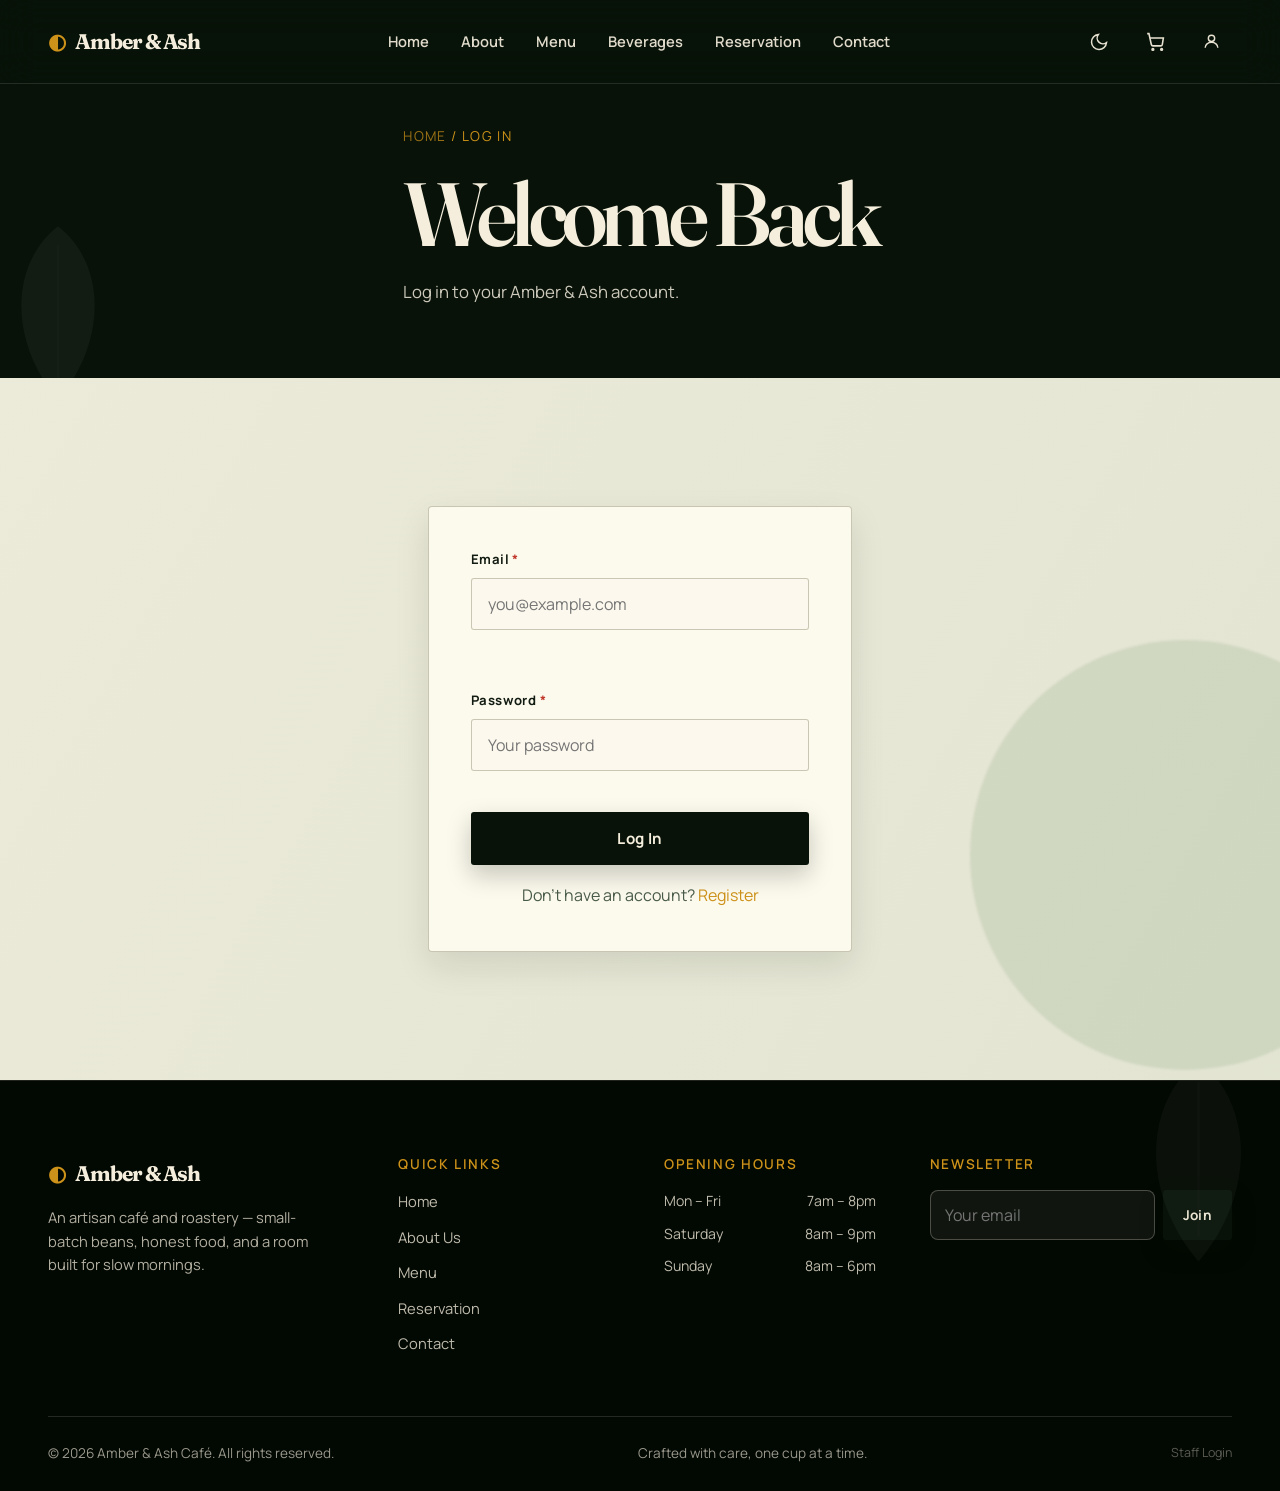
<file: frontend-admin-access-link/frontend-admin-access-link/frontend/account.html>
<!DOCTYPE html>
<html lang="en">
<head>
<meta charset="UTF-8">
<meta name="viewport" content="width=device-width, initial-scale=1.0">
<title>My Account — Amber &amp; Ash</title>
<meta name="description" content="Manage your Amber & Ash profile, orders, and reservations.">
<link rel="stylesheet" href="css/style.css">
</head>
<body>

<div id="loading-screen" aria-hidden="true"><div class="spinner"></div><span class="load-text">Amber &amp; Ash</span></div>
<div id="scroll-progress"></div>

<header class="navbar">
  <div class="container">
    <a href="index.html" class="brand"><span class="bean">◐</span> Amber &amp; Ash</a>
    <nav class="nav-links" aria-label="Primary">
      <a href="index.html">Home</a>
      <a href="about.html">About</a>
      <a href="menu.html">Menu</a>
      <a href="beverages.html">Beverages</a>
      <a href="reservation.html">Reservation</a>
      <a href="contact.html">Contact</a>
    </nav>
    <div class="nav-actions">
      <button class="icon-btn theme-toggle" aria-label="Toggle dark mode">
        <svg class="icon-moon" width="20" height="20" viewBox="0 0 24 24" fill="none" stroke="currentColor" stroke-width="1.8"><path d="M21 12.8A9 9 0 1111.2 3a7 7 0 009.8 9.8z"/></svg>
        <svg class="icon-sun" width="20" height="20" viewBox="0 0 24 24" fill="none" stroke="currentColor" stroke-width="1.8"><circle cx="12" cy="12" r="4"/><path d="M12 2v2M12 20v2M4.9 4.9l1.4 1.4M17.7 17.7l1.4 1.4M2 12h2M20 12h2M4.9 19.1l1.4-1.4M17.7 6.3l1.4-1.4"/></svg>
      </button>
      <a href="cart.html" class="icon-btn" aria-label="View cart">
        <svg width="21" height="21" viewBox="0 0 24 24" fill="none" stroke="currentColor" stroke-width="1.8"><circle cx="9" cy="21" r="1"/><circle cx="19" cy="21" r="1"/><path d="M2.5 3h2l2.7 12.4a2 2 0 002 1.6h8.6a2 2 0 002-1.6L21 8H6"/></svg>
        <span class="cart-badge">0</span>
      </a>
      <button class="hamburger" aria-label="Open menu" aria-expanded="false"><span></span><span></span><span></span></button>
    </div>
  </div>
</header>

<div class="menu-overlay"></div>
<nav class="mobile-menu" aria-label="Mobile">
  <a href="index.html">Home</a>
  <a href="about.html">About</a>
  <a href="menu.html">Menu</a>
  <a href="beverages.html">Beverages</a>
  <a href="reservation.html">Reservation</a>
  <a href="cart.html">Cart</a>
  <a href="contact.html">Contact</a>
</nav>

<main>
  <section class="page-hero">
    <div class="container">
      <p class="breadcrumb"><a href="index.html">Home</a> / My Account</p>
      <h1 class="section-title">My Account</h1>
      <p class="section-desc" style="color:rgba(255,248,231,.8);max-width:560px;">Your profile, orders, and reservations, all in one place.</p>
    </div>
  </section>

  <section class="section" style="padding-top:56px;">
    <div class="container" style="max-width:900px;">
      <div id="account-content"><p style="text-align:center;color:var(--text-soft);">Loading your account…</p></div>
    </div>
  </section>
</main>

<button id="back-to-top" aria-label="Back to top"><svg viewBox="0 0 24 24" fill="none" stroke="currentColor" stroke-width="2"><path d="M12 19V5M5 12l7-7 7 7"/></svg></button>

<footer>
  <div class="container">
    <div class="footer-grid">
      <div class="footer-brand">
        <a href="index.html" class="brand" style="color:var(--cream);"><span class="bean" style="color:var(--gold);">◐</span> Amber &amp; Ash</a>
        <p>An artisan café and roastery — small-batch beans, honest food, and a room built for slow mornings.</p>
      </div>
      <div class="footer-col">
        <h4>Quick Links</h4>
        <a href="index.html">Home</a>
        <a href="about.html">About Us</a>
        <a href="menu.html">Menu</a>
        <a href="reservation.html">Reservation</a>
        <a href="contact.html">Contact</a>
      </div>
      <div class="footer-col">
        <h4>Opening Hours</h4>
        <div class="hours-row"><span>Mon – Fri</span><span>7am – 8pm</span></div>
        <div class="hours-row"><span>Saturday</span><span>8am – 9pm</span></div>
        <div class="hours-row"><span>Sunday</span><span>8am – 6pm</span></div>
      </div>
      <div class="footer-col">
        <h4>Newsletter</h4>
        <form class="newsletter-form" onsubmit="event.preventDefault(); showToast('Subscribed! Check your inbox soon.'); this.reset();">
          <input type="email" required placeholder="Your email">
          <button type="submit" class="btn btn-primary btn-sm">Join</button>
        </form>
      </div>
    </div>
    <div class="footer-bottom">
      <span>© 2026 Amber &amp; Ash Café. All rights reserved.</span>
      <span>Crafted with care, one cup at a time.</span>
      <a href="admin-login.html" style="color:rgba(255,248,231,.35);font-size:.78rem;">Staff Login</a>
    </div>
  </div>
</footer>

<script src="js/api.js"></script>
<script src="js/data.js"></script>
<script src="js/cart.js"></script>
<script src="js/reviews.js"></script>
<script src="js/auth.js"></script>
<script src="js/main.js"></script>
<script>
  /* ==========================================================================
     PART 3: customer account page.
     - Profile view/edit -> PATCH /auth/customer/me (name, phone)
     - Password change -> PATCH /auth/customer/password
     - Orders -> GET /auth/customer/orders
     - Reservations -> GET /reservations (already used by Part 2), with
       cancel via PATCH /reservations/:id/cancel
     - Reviews: the backend has no "list my reviews across all
       products" endpoint (only per-product review lists exist), so
       this tab does NOT invent one — it points to the existing
       per-product review modal from Part 2 instead of faking a list.
     ========================================================================== */
  const accountEl = document.getElementById("account-content");
  let activeTab = "profile";
  let ordersLoaded = false, reservationsLoaded = false;
  let ordersCache = [], reservationsCache = [];

  const STATUS_LABELS = {
    pending: "Pending", confirmed: "Confirmed", preparing: "Preparing", ready: "Ready",
    completed: "Completed", cancelled: "Cancelled", rejected: "Rejected", no_show: "No-show",
  };
  function statusPill(status){
    return `<span class="status-pill status-${status}">${STATUS_LABELS[status] || status}</span>`;
  }

  async function initAccountPage(){
    await restoreCustomerSession();
    if(!currentCustomer){
      window.location.href = "login.html";
      return;
    }
    renderAccountShell();
  }

  function renderAccountShell(){
    accountEl.innerHTML = `
      <div class="account-tabs" data-reveal>
        <button type="button" class="account-tab active" data-tab="profile">Profile</button>
        <button type="button" class="account-tab" data-tab="orders">Orders</button>
        <button type="button" class="account-tab" data-tab="reservations">Reservations</button>
        <button type="button" class="account-tab" data-tab="reviews">Reviews</button>
      </div>
      <div id="account-tab-content"></div>
    `;
    document.querySelectorAll(".account-tab").forEach(btn=>{
      btn.addEventListener("click", () => switchTab(btn.dataset.tab));
    });
    switchTab("profile");
    initScrollReveal();
  }

  function switchTab(tab){
    activeTab = tab;
    document.querySelectorAll(".account-tab").forEach(btn=>{
      btn.classList.toggle("active", btn.dataset.tab === tab);
    });
    if(tab === "profile") renderProfileTab();
    else if(tab === "orders") renderOrdersTab();
    else if(tab === "reservations") renderReservationsTab();
    else if(tab === "reviews") renderReviewsTab();
  }

  /* ---------- Profile tab ---------- */
  function renderProfileTab(){
    const wrap = document.getElementById("account-tab-content");
    const c = currentCustomer;
    const memberSince = c.createdAt ? new Date(c.createdAt).toLocaleDateString(undefined, { year:"numeric", month:"long" }) : "";

    wrap.innerHTML = `
      <div class="form-card" data-reveal="scale">
        <div style="display:flex;justify-content:space-between;align-items:center;margin-bottom:22px;flex-wrap:wrap;gap:10px;">
          <h3>Profile Information</h3>
          <button type="button" class="btn btn-outline btn-sm" id="edit-profile-btn">Edit Profile</button>
        </div>
        <div id="profile-view">
          <div class="account-info-row"><span>Full name</span><strong>${c.name}</strong></div>
          <div class="account-info-row"><span>Email</span><strong>${c.email}</strong></div>
          <div class="account-info-row"><span>Phone number</span><strong>${c.phone ? c.phone : `<span style="color:var(--text-soft);font-weight:400;">Not set — required to make a reservation</span>`}</strong></div>
          ${memberSince ? `<div class="account-info-row"><span>Member since</span><strong>${memberSince}</strong></div>` : ""}
        </div>
        <form id="profile-edit-form" class="form-grid" style="display:none;margin-top:6px;" novalidate>
          <div class="field"><label for="pf-name">Full name <span class="req">*</span></label>
            <input type="text" id="pf-name" value="${c.name}"><span class="error-msg"></span></div>
          <div class="field"><label for="pf-phone">Phone number</label>
            <input type="tel" id="pf-phone" value="${c.phone || ""}" placeholder="+1 555 123 4567"><span class="error-msg"></span></div>
          <div class="field full" style="display:flex;gap:10px;margin-top:4px;">
            <button type="submit" class="btn btn-primary btn-sm">Save Changes</button>
            <button type="button" class="btn btn-outline btn-sm" id="cancel-edit-btn">Cancel</button>
          </div>
        </form>
      </div>

      <div class="form-card" data-reveal="scale" style="margin-top:24px;">
        <h3 style="margin-bottom:22px;">Change Password</h3>
        <form id="password-form" class="form-grid" novalidate>
          <div class="field full"><label for="pw-current">Current password <span class="req">*</span></label>
            <input type="password" id="pw-current" autocomplete="current-password"><span class="error-msg"></span></div>
          <div class="field"><label for="pw-new">New password <span class="req">*</span></label>
            <input type="password" id="pw-new" autocomplete="new-password"><span class="error-msg"></span></div>
          <div class="field"><label for="pw-confirm">Confirm new password <span class="req">*</span></label>
            <input type="password" id="pw-confirm" autocomplete="new-password"><span class="error-msg"></span></div>
          <div class="field full">
            <button type="submit" class="btn btn-primary btn-sm">Update Password</button>
          </div>
        </form>
      </div>

      <div class="form-card" data-reveal="scale" style="margin-top:24px;text-align:center;">
        <button type="button" class="btn btn-outline" id="account-logout-btn">Log Out</button>
      </div>
    `;
    initScrollReveal();

    document.getElementById("edit-profile-btn").addEventListener("click", () => {
      document.getElementById("profile-view").style.display = "none";
      document.getElementById("profile-edit-form").style.display = "grid";
    });
    document.getElementById("cancel-edit-btn").addEventListener("click", () => {
      document.getElementById("profile-view").style.display = "block";
      document.getElementById("profile-edit-form").style.display = "none";
    });
    document.getElementById("profile-edit-form").addEventListener("submit", handleProfileSave);
    document.getElementById("password-form").addEventListener("submit", handlePasswordChange);
    document.getElementById("account-logout-btn").addEventListener("click", () => {
      logoutCustomer();
      window.location.href = "index.html";
    });
  }

  async function handleProfileSave(e){
    e.preventDefault();
    const nameEl = document.getElementById("pf-name");
    const phoneEl = document.getElementById("pf-phone");

    const checks = [
      validateField(nameEl, { required:true }),
      phoneEl.value.trim() ? validateField(phoneEl, { phone:true }) : true,
    ];
    if(!checks.every(Boolean)){
      showToast("Please fix the highlighted fields");
      return;
    }

    const submitBtn = e.target.querySelector("button[type='submit']");
    submitBtn.disabled = true;

    try{
      const res = await API.updateCustomerProfile({ name: nameEl.value.trim(), phone: phoneEl.value.trim() });
      currentCustomer = res.data.customer;
      renderAccountNav();
      showToast("Profile updated");
      renderProfileTab();
    }catch(err){
      showToast(err.message);
      submitBtn.disabled = false;
    }
  }

  async function handlePasswordChange(e){
    e.preventDefault();
    const currentEl = document.getElementById("pw-current");
    const newEl = document.getElementById("pw-new");
    const confirmEl = document.getElementById("pw-confirm");

    let ok = validateField(currentEl, { required:true });
    ok = validateField(newEl, { required:true }) && ok;
    ok = validateField(confirmEl, { required:true }) && ok;

    if(ok && newEl.value.length < 8){
      setFieldError(newEl, "Password must be at least 8 characters.");
      ok = false;
    }
    if(ok && newEl.value !== confirmEl.value){
      setFieldError(confirmEl, "Passwords do not match.");
      ok = false;
    }
    if(!ok){
      showToast("Please fix the highlighted fields");
      return;
    }

    const submitBtn = e.target.querySelector("button[type='submit']");
    submitBtn.disabled = true;

    try{
      await API.changeCustomerPassword({ currentPassword: currentEl.value, newPassword: newEl.value });
      showToast("Password changed successfully");
      e.target.reset();
    }catch(err){
      showToast(err.message);
    }finally{
      submitBtn.disabled = false;
    }
  }

  function setFieldError(input, message){
    const field = input.closest(".field");
    field.classList.add("error");
    field.querySelector(".error-msg").textContent = message;
  }

  /* ---------- Orders tab ---------- */
  async function renderOrdersTab(){
    const wrap = document.getElementById("account-tab-content");
    wrap.innerHTML = `<p style="text-align:center;color:var(--text-soft);padding:30px 0;">Loading your orders…</p>`;

    if(!ordersLoaded){
      try{
        const res = await API.getCustomerOrders();
        ordersCache = res.data.orders;
        ordersLoaded = true;
      }catch(err){
        wrap.innerHTML = `<p style="text-align:center;color:var(--text-soft);padding:30px 0;">${err.message}</p>`;
        return;
      }
    }

    if(!ordersCache.length){
      wrap.innerHTML = `
        <div class="empty-cart" data-reveal>
          <h3>No orders yet</h3>
          <p>Your past orders will show up here.</p>
          <a href="menu.html" class="btn btn-primary">Browse the Menu</a>
        </div>`;
      initScrollReveal();
      return;
    }

    wrap.innerHTML = `<div class="account-list stagger">${ordersCache.map(orderRowHTML).join("")}</div>`;
    initScrollReveal();
  }

  function orderRowHTML(order){
    const itemsSummary = order.items.map(i => `${i.name} × ${i.quantity}`).join(", ");
    return `
    <div class="account-list-row" data-reveal>
      <div class="account-list-row-head">
        <strong>${order.orderNumber}</strong>
        ${statusPill(order.status)}
      </div>
      <p class="account-list-row-meta">${new Date(order.createdAt).toLocaleString()}</p>
      <p class="account-list-row-detail">${itemsSummary}</p>
      <div class="account-list-row-foot">
        <span>Total: <strong>$${order.total.toFixed(2)}</strong> <span style="color:var(--text-soft);font-weight:400;">(incl. $${order.deliveryFee.toFixed(2)} delivery)</span></span>
      </div>
    </div>`;
  }

  /* ---------- Reservations tab ---------- */
  async function renderReservationsTab(){
    const wrap = document.getElementById("account-tab-content");
    wrap.innerHTML = `<p style="text-align:center;color:var(--text-soft);padding:30px 0;">Loading your reservations…</p>`;

    if(!reservationsLoaded){
      try{
        const res = await API.getMyReservations();
        reservationsCache = res.data.reservations;
        reservationsLoaded = true;
      }catch(err){
        wrap.innerHTML = `<p style="text-align:center;color:var(--text-soft);padding:30px 0;">${err.message}</p>`;
        return;
      }
    }

    if(!reservationsCache.length){
      wrap.innerHTML = `
        <div class="empty-cart" data-reveal>
          <h3>No reservations yet</h3>
          <p>Book a table and it'll show up here.</p>
          <a href="reservation.html" class="btn btn-primary">Book a Table</a>
        </div>`;
      initScrollReveal();
      return;
    }

    wrap.innerHTML = `<div class="account-list stagger">${reservationsCache.map(reservationRowHTML).join("")}</div>`;
    initScrollReveal();

    document.querySelectorAll("[data-cancel-reservation]").forEach(btn=>{
      btn.addEventListener("click", () => handleCancelReservation(btn.dataset.cancelReservation));
    });
  }

  const CANCELLABLE = ["pending", "confirmed"];
  function reservationRowHTML(r){
    return `
    <div class="account-list-row" data-reveal>
      <div class="account-list-row-head">
        <strong>${r.reservationNumber}</strong>
        ${statusPill(r.status)}
      </div>
      <p class="account-list-row-meta">${r.date} at ${r.time} · Party of ${r.partySize}</p>
      ${r.specialRequest ? `<p class="account-list-row-detail">${r.specialRequest}</p>` : ""}
      ${CANCELLABLE.includes(r.status) ? `<div class="account-list-row-foot"><button type="button" class="btn btn-outline btn-sm" data-cancel-reservation="${r._id}">Cancel Reservation</button></div>` : ""}
    </div>`;
  }

  async function handleCancelReservation(id){
    try{
      await API.cancelReservation(id);
      showToast("Reservation cancelled");
      reservationsLoaded = false;
      renderReservationsTab();
    }catch(err){
      showToast(err.message);
    }
  }

  /* ---------- Reviews tab ----------
     No backend endpoint lists a customer's reviews across products —
     only GET /products/:productId/reviews exists (per-product,
     public). Rather than loop over every product to fake a "my
     reviews" list, this tab is honest about that gap and points to
     the real, existing capability: the Reviews modal already on every
     product ticket (js/reviews.js, Part 2), where a logged-in
     customer can view/edit/delete their own review. */
  function renderReviewsTab(){
    const wrap = document.getElementById("account-tab-content");
    wrap.innerHTML = `
      <div class="form-card" data-reveal="scale" style="text-align:center;">
        <h3 style="margin-bottom:14px;">Your Reviews</h3>
        <p style="color:var(--text-soft);max-width:480px;margin:0 auto 20px;">
          There isn't a single list of all your reviews yet — but you can view, edit, or delete
          any review you've left by opening the <strong>Reviews</strong> button on that item's
          card in the Menu or Beverages page.
        </p>
        <a href="menu.html" class="btn btn-primary">Browse the Menu</a>
      </div>`;
    initScrollReveal();
  }

  initAccountPage();
</script>
</body>
</html>
</file>
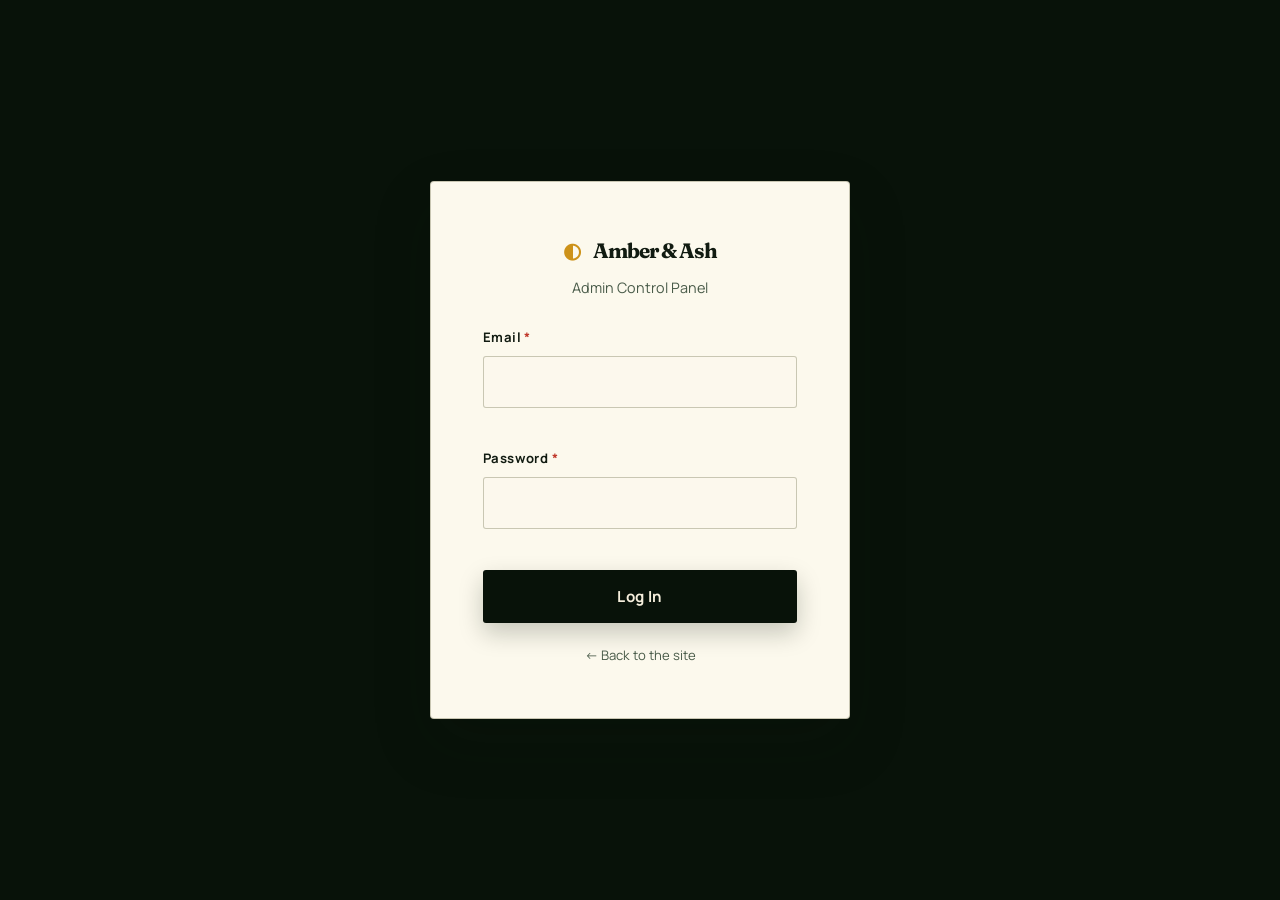
<file: frontend-admin-access-link/frontend-admin-access-link/frontend/admin-dashboard.html>
<!DOCTYPE html>
<html lang="en">
<head>
<meta charset="UTF-8">
<meta name="viewport" content="width=device-width, initial-scale=1.0">
<title>Admin Dashboard — Amber &amp; Ash</title>
<meta name="robots" content="noindex, nofollow">
<link rel="stylesheet" href="css/style.css">
</head>
<body>

<div class="admin-shell">
  <aside class="admin-sidebar">
    <div class="brand"><span class="bean">◐</span>&nbsp;Amber &amp; Ash</div>
    <a href="#" class="admin-nav-link active" data-section="overview">Overview</a>
    <a href="#" class="admin-nav-link" data-section="products">Products</a>
    <a href="#" class="admin-nav-link" data-section="orders">Orders</a>
    <a href="#" class="admin-nav-link" data-section="reservations">Reservations</a>
    <a href="#" class="admin-nav-link" data-section="reviews">Reviews</a>
    <a href="#" class="admin-nav-link" data-section="customers">Customers</a>
    <div class="admin-sidebar-foot">
      <p style="font-size:.8rem;opacity:.7;margin-bottom:10px;">Logged in as<br><strong id="admin-name" style="opacity:1;">…</strong></p>
      <button type="button" class="btn btn-outline btn-sm btn-block" id="admin-logout-btn" style="border-color:rgba(255,248,231,.4);color:var(--cream);">Log Out</button>
    </div>
  </aside>

  <main class="admin-main">
    <div class="admin-topbar">
      <h1 id="admin-page-title">Overview</h1>
    </div>
    <div id="admin-content"><p style="text-align:center;color:var(--text-soft);padding:40px 0;">Loading…</p></div>
  </main>
</div>

<div id="toast-wrap"></div>

<script src="js/api.js"></script>
<script src="js/admin-auth.js"></script>
<script src="js/main.js"></script>
<script src="js/admin.js"></script>
<script>
  initAdminDashboard();
</script>
</body>
</html>
</file>
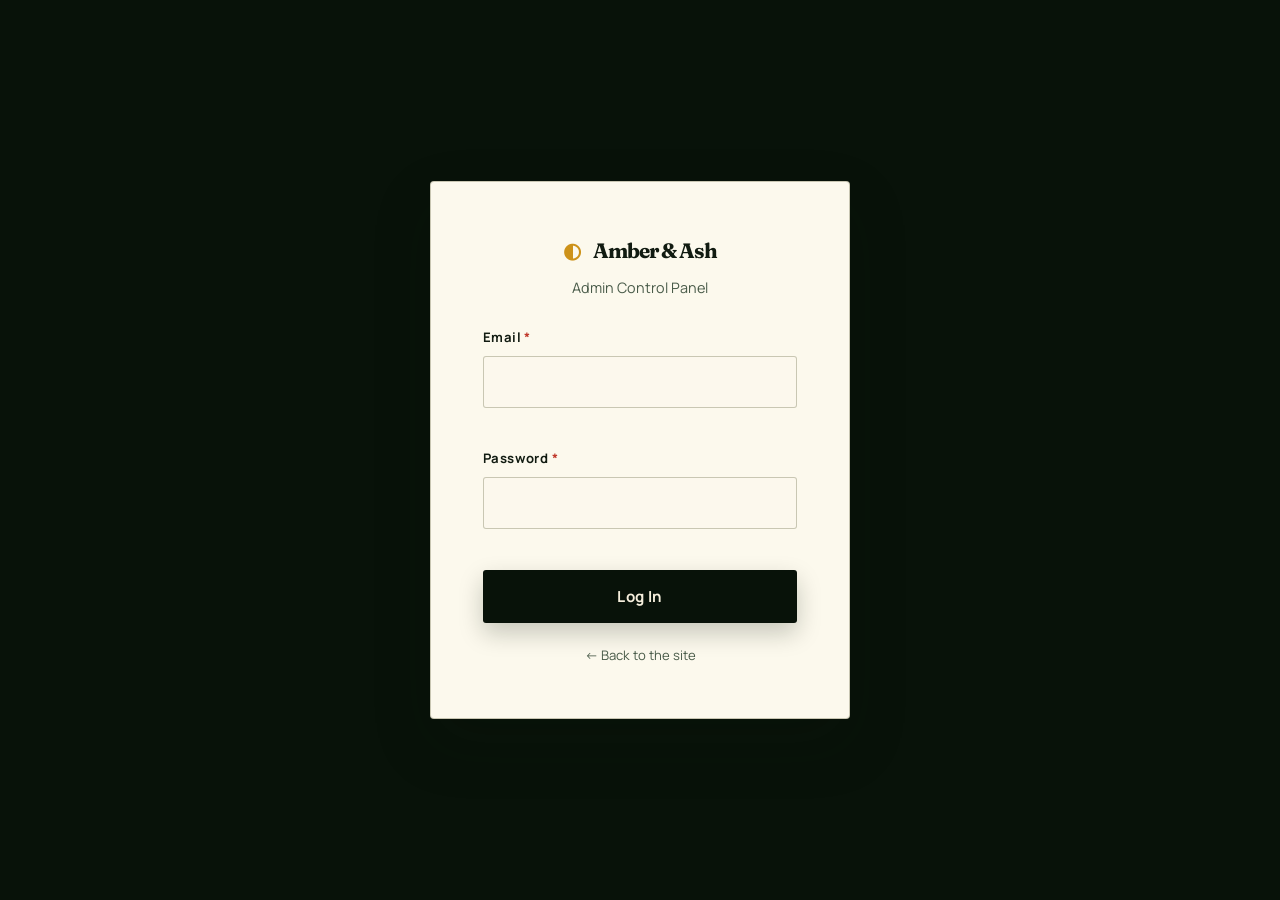
<file: frontend-admin-access-link/frontend-admin-access-link/frontend/admin-login.html>
<!DOCTYPE html>
<html lang="en">
<head>
<meta charset="UTF-8">
<meta name="viewport" content="width=device-width, initial-scale=1.0">
<title>Admin Login — Amber &amp; Ash</title>
<meta name="robots" content="noindex, nofollow">
<link rel="stylesheet" href="css/style.css">
</head>
<body>

<div class="admin-login-wrap">
  <div class="admin-login-card">
    <div class="brand"><span class="bean" style="color:var(--gold);">◐</span>&nbsp;Amber &amp; Ash</div>
    <p class="sub">Admin Control Panel</p>

    <form id="admin-login-form" novalidate>
      <div class="field">
        <label for="al-email">Email <span class="req">*</span></label>
        <input type="email" id="al-email" autocomplete="username">
        <span class="error-msg"></span>
      </div>
      <div class="field">
        <label for="al-password">Password <span class="req">*</span></label>
        <input type="password" id="al-password" autocomplete="current-password">
        <span class="error-msg"></span>
      </div>
      <button type="submit" class="btn btn-primary btn-block" id="admin-login-btn">Log In</button>
    </form>

    <p style="text-align:center;margin-top:22px;font-size:.82rem;">
      <a href="index.html" style="color:var(--text-soft);">← Back to the site</a>
    </p>
  </div>
</div>

<script src="js/api.js"></script>
<script src="js/admin-auth.js"></script>
<script>
  /* If an admin session already exists, skip straight to the dashboard
     rather than showing the login form again. */
  (async () => {
    await restoreAdminSession();
    if(currentAdmin){
      window.location.href = "admin-dashboard.html";
    }
  })();

  document.getElementById("admin-login-form").addEventListener("submit", async (e) => {
    e.preventDefault();
    const emailEl = document.getElementById("al-email");
    const passwordEl = document.getElementById("al-password");
    const btn = document.getElementById("admin-login-btn");

    const emailField = emailEl.closest(".field");
    const passwordField = passwordEl.closest(".field");
    emailField.classList.remove("error");
    passwordField.classList.remove("error");

    let hasError = false;
    if(!emailEl.value.trim()){
      emailField.classList.add("error");
      emailField.querySelector(".error-msg").textContent = "Email is required.";
      hasError = true;
    }
    if(!passwordEl.value){
      passwordField.classList.add("error");
      passwordField.querySelector(".error-msg").textContent = "Password is required.";
      hasError = true;
    }
    if(hasError) return;

    btn.disabled = true;
    const originalText = btn.textContent;
    btn.textContent = "Logging in…";

    try{
      const res = await API.loginAdmin({ email: emailEl.value.trim(), password: passwordEl.value });
      setAdminToken(res.data.token);
      window.location.href = "admin-dashboard.html";
    }catch(err){
      // Same generic message the backend returns for any credential
      // failure — never reveal whether the email exists.
      passwordField.classList.add("error");
      passwordField.querySelector(".error-msg").textContent = err.message;
      btn.disabled = false;
      btn.textContent = originalText;
    }
  });
</script>
</body>
</html>
</file>
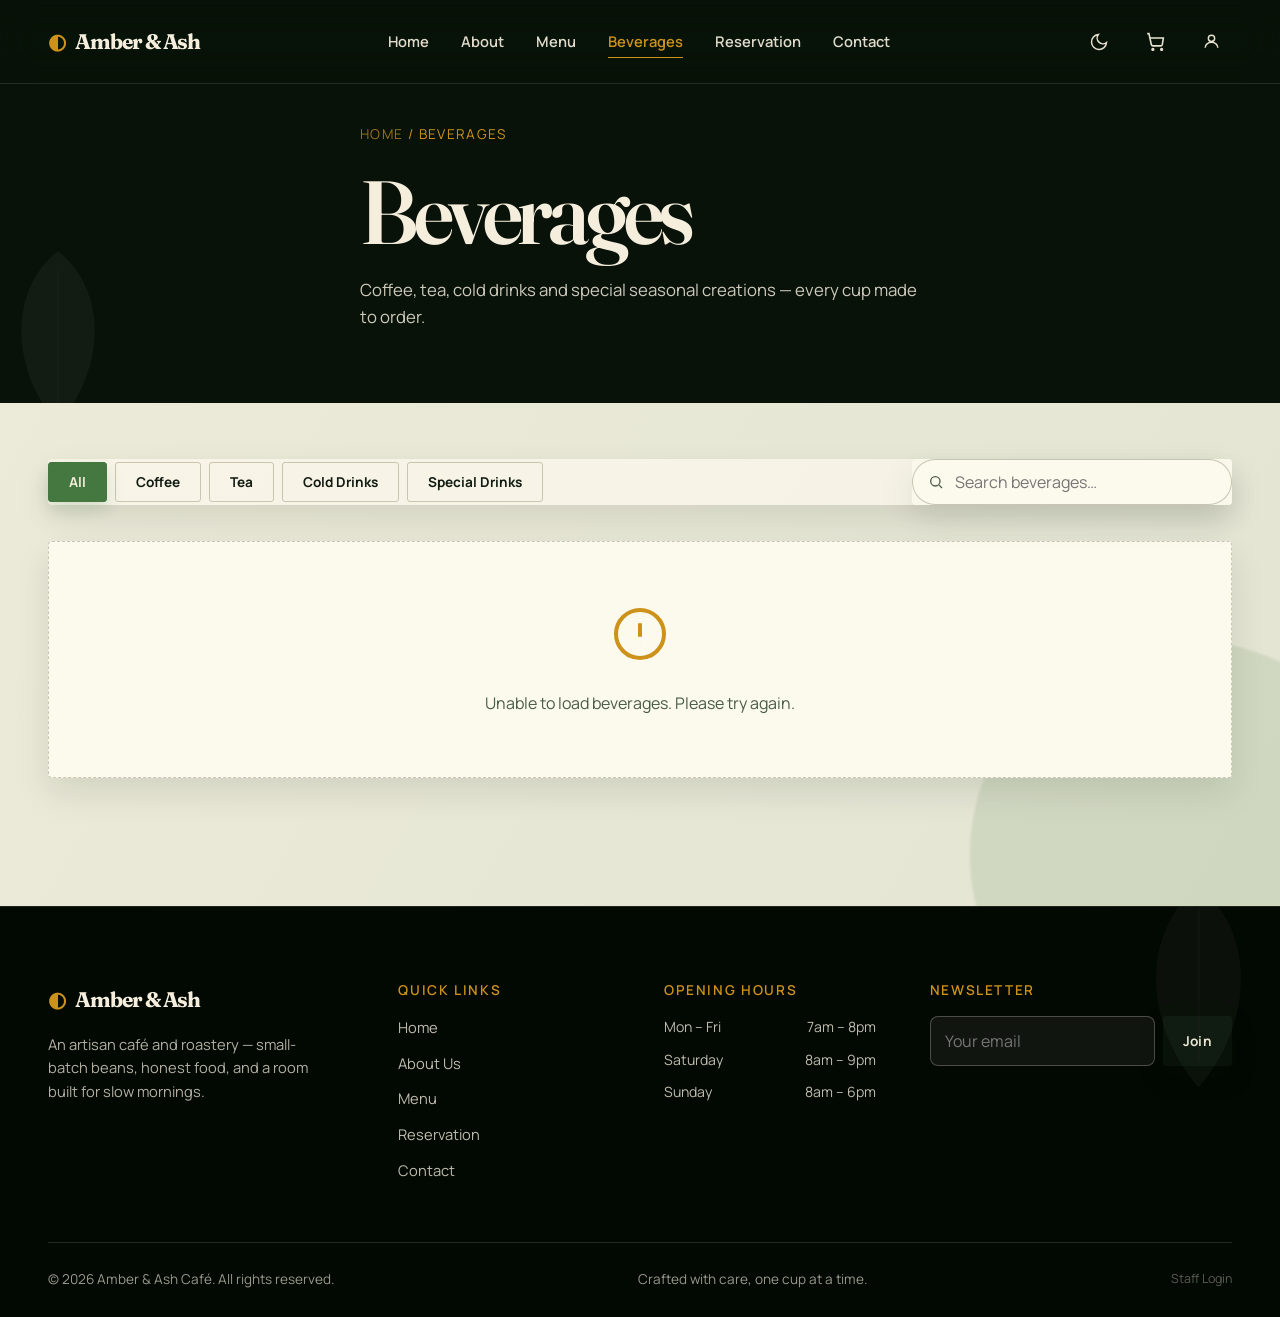
<file: frontend-admin-access-link/frontend-admin-access-link/frontend/beverages.html>
<!DOCTYPE html>
<html lang="en">
<head>
<meta charset="UTF-8">
<meta name="viewport" content="width=device-width, initial-scale=1.0">
<title>Beverages — Amber &amp; Ash</title>
<meta name="description" content="Coffee, tea, cold drinks and special drinks at Amber & Ash.">
<link rel="preconnect" href="https://images.unsplash.com">
<link rel="stylesheet" href="css/style.css">
</head>
<body>

<div id="loading-screen" aria-hidden="true"><div class="spinner"></div><span class="load-text">Amber &amp; Ash</span></div>
<div id="scroll-progress"></div>

<header class="navbar">
  <div class="container">
    <a href="index.html" class="brand"><span class="bean">◐</span> Amber &amp; Ash</a>
    <nav class="nav-links" aria-label="Primary">
      <a href="index.html">Home</a>
      <a href="about.html">About</a>
      <a href="menu.html">Menu</a>
      <a href="beverages.html">Beverages</a>
      <a href="reservation.html">Reservation</a>
      <a href="contact.html">Contact</a>
    </nav>
    <div class="nav-actions">
      <button class="icon-btn theme-toggle" aria-label="Toggle dark mode">
        <svg class="icon-moon" width="20" height="20" viewBox="0 0 24 24" fill="none" stroke="currentColor" stroke-width="1.8"><path d="M21 12.8A9 9 0 1111.2 3a7 7 0 009.8 9.8z"/></svg>
        <svg class="icon-sun" width="20" height="20" viewBox="0 0 24 24" fill="none" stroke="currentColor" stroke-width="1.8"><circle cx="12" cy="12" r="4"/><path d="M12 2v2M12 20v2M4.9 4.9l1.4 1.4M17.7 17.7l1.4 1.4M2 12h2M20 12h2M4.9 19.1l1.4-1.4M17.7 6.3l1.4-1.4"/></svg>
      </button>
      <a href="cart.html" class="icon-btn" aria-label="View cart">
        <svg width="21" height="21" viewBox="0 0 24 24" fill="none" stroke="currentColor" stroke-width="1.8"><circle cx="9" cy="21" r="1"/><circle cx="19" cy="21" r="1"/><path d="M2.5 3h2l2.7 12.4a2 2 0 002 1.6h8.6a2 2 0 002-1.6L21 8H6"/></svg>
        <span class="cart-badge">0</span>
      </a>
      <button class="hamburger" aria-label="Open menu" aria-expanded="false"><span></span><span></span><span></span></button>
    </div>
  </div>
</header>

<div class="menu-overlay"></div>
<nav class="mobile-menu" aria-label="Mobile">
  <a href="index.html">Home</a>
  <a href="about.html">About</a>
  <a href="menu.html">Menu</a>
  <a href="beverages.html">Beverages</a>
  <a href="reservation.html">Reservation</a>
  <a href="cart.html">Cart</a>
  <a href="contact.html">Contact</a>
</nav>

<main>
  <section class="page-hero">
    <div class="container">
      <p class="breadcrumb"><a href="index.html">Home</a> / Beverages</p>
      <h1 class="section-title">Beverages</h1>
      <p class="section-desc" style="color:rgba(255,248,231,.8);max-width:560px;">Coffee, tea, cold drinks and special seasonal creations — every cup made to order.</p>
    </div>
  </section>

  <section class="section" style="padding-top:56px;">
    <div class="container">
      <div class="filter-bar" data-reveal>
        <div class="filter-tabs" id="filter-tabs">
          <button class="filter-tab active" data-filter="all">All</button>
          <button class="filter-tab" data-filter="coffee">Coffee</button>
          <button class="filter-tab" data-filter="tea">Tea</button>
          <button class="filter-tab" data-filter="cold">Cold Drinks</button>
          <button class="filter-tab" data-filter="special">Special Drinks</button>
        </div>
        <div class="search-wrap">
          <svg viewBox="0 0 24 24" fill="none" stroke="currentColor" stroke-width="2"><circle cx="11" cy="11" r="7"/><path d="M21 21l-4.3-4.3"/></svg>
          <input type="text" id="menu-search" placeholder="Search beverages…" aria-label="Search beverages">
        </div>
      </div>
      <div class="menu-grid stagger" id="menu-grid"></div>
    </div>
  </section>
</main>

<button id="back-to-top" aria-label="Back to top"><svg viewBox="0 0 24 24" fill="none" stroke="currentColor" stroke-width="2"><path d="M12 19V5M5 12l7-7 7 7"/></svg></button>

<footer>
  <div class="container">
    <div class="footer-grid">
      <div class="footer-brand">
        <a href="index.html" class="brand" style="color:var(--cream);"><span class="bean" style="color:var(--gold);">◐</span> Amber &amp; Ash</a>
        <p>An artisan café and roastery — small-batch beans, honest food, and a room built for slow mornings.</p>
      </div>
      <div class="footer-col">
        <h4>Quick Links</h4>
        <a href="index.html">Home</a>
        <a href="about.html">About Us</a>
        <a href="menu.html">Menu</a>
        <a href="reservation.html">Reservation</a>
        <a href="contact.html">Contact</a>
      </div>
      <div class="footer-col">
        <h4>Opening Hours</h4>
        <div class="hours-row"><span>Mon – Fri</span><span>7am – 8pm</span></div>
        <div class="hours-row"><span>Saturday</span><span>8am – 9pm</span></div>
        <div class="hours-row"><span>Sunday</span><span>8am – 6pm</span></div>
      </div>
      <div class="footer-col">
        <h4>Newsletter</h4>
        <form class="newsletter-form" onsubmit="event.preventDefault(); showToast('Subscribed! Check your inbox soon.'); this.reset();">
          <input type="email" required placeholder="Your email">
          <button type="submit" class="btn btn-primary btn-sm">Join</button>
        </form>
      </div>
    </div>
    <div class="footer-bottom">
      <span>© 2026 Amber &amp; Ash Café. All rights reserved.</span>
      <span>Crafted with care, one cup at a time.</span>
      <a href="admin-login.html" style="color:rgba(255,248,231,.35);font-size:.78rem;">Staff Login</a>
    </div>
  </div>
</footer>

<script src="js/api.js"></script>
<script src="js/data.js"></script>
<script src="js/cart.js"></script>
<script src="js/reviews.js"></script>
<script src="js/auth.js"></script>
<script src="js/main.js"></script>
<script>
  const grid = document.getElementById("menu-grid");
  const bevCategories = ["coffee","tea","cold","special"];
  let items = [];

  grid.innerHTML = `<div class="empty-state"><p>Loading beverages…</p></div>`;

  function draw(list){
    grid.innerHTML = list.length
      ? list.map(renderTicket).join("")
      : `<div class="empty-state">
          <svg viewBox="0 0 24 24" fill="none" stroke="currentColor" stroke-width="1.5"><circle cx="11" cy="11" r="7"/><path d="M21 21l-4.3-4.3"/></svg>
          <p>No beverages match your search.</p>
        </div>`;
    initScrollReveal();
  }

  let activeFilter = "all";
  function apply(){
    const q = document.getElementById("menu-search").value.trim().toLowerCase();
    let list = items;
    if(activeFilter !== "all") list = list.filter(i => i.category === activeFilter);
    if(q) list = list.filter(i => i.name.toLowerCase().includes(q) || i.desc.toLowerCase().includes(q));
    draw(list);
  }

  document.getElementById("filter-tabs").addEventListener("click", (e)=>{
    const btn = e.target.closest(".filter-tab");
    if(!btn) return;
    document.querySelectorAll(".filter-tab").forEach(b=>b.classList.remove("active"));
    btn.classList.add("active");
    activeFilter = btn.dataset.filter;
    apply();
  });
  document.getElementById("menu-search").addEventListener("input", apply);

  menuItemsReady.then(() => {
    items = MENU_ITEMS.filter(i => bevCategories.includes(i.category));
    if(!MENU_ITEMS.length){
      grid.innerHTML = `<div class="empty-state">
          <svg viewBox="0 0 24 24" fill="none" stroke="currentColor" stroke-width="1.5"><circle cx="12" cy="12" r="9"/><path d="M12 8v5M12 16h.01"/></svg>
          <p>Unable to load beverages. Please try again.</p>
        </div>`;
      return;
    }
    apply();
  });
</script>
</body>
</html>
</file>
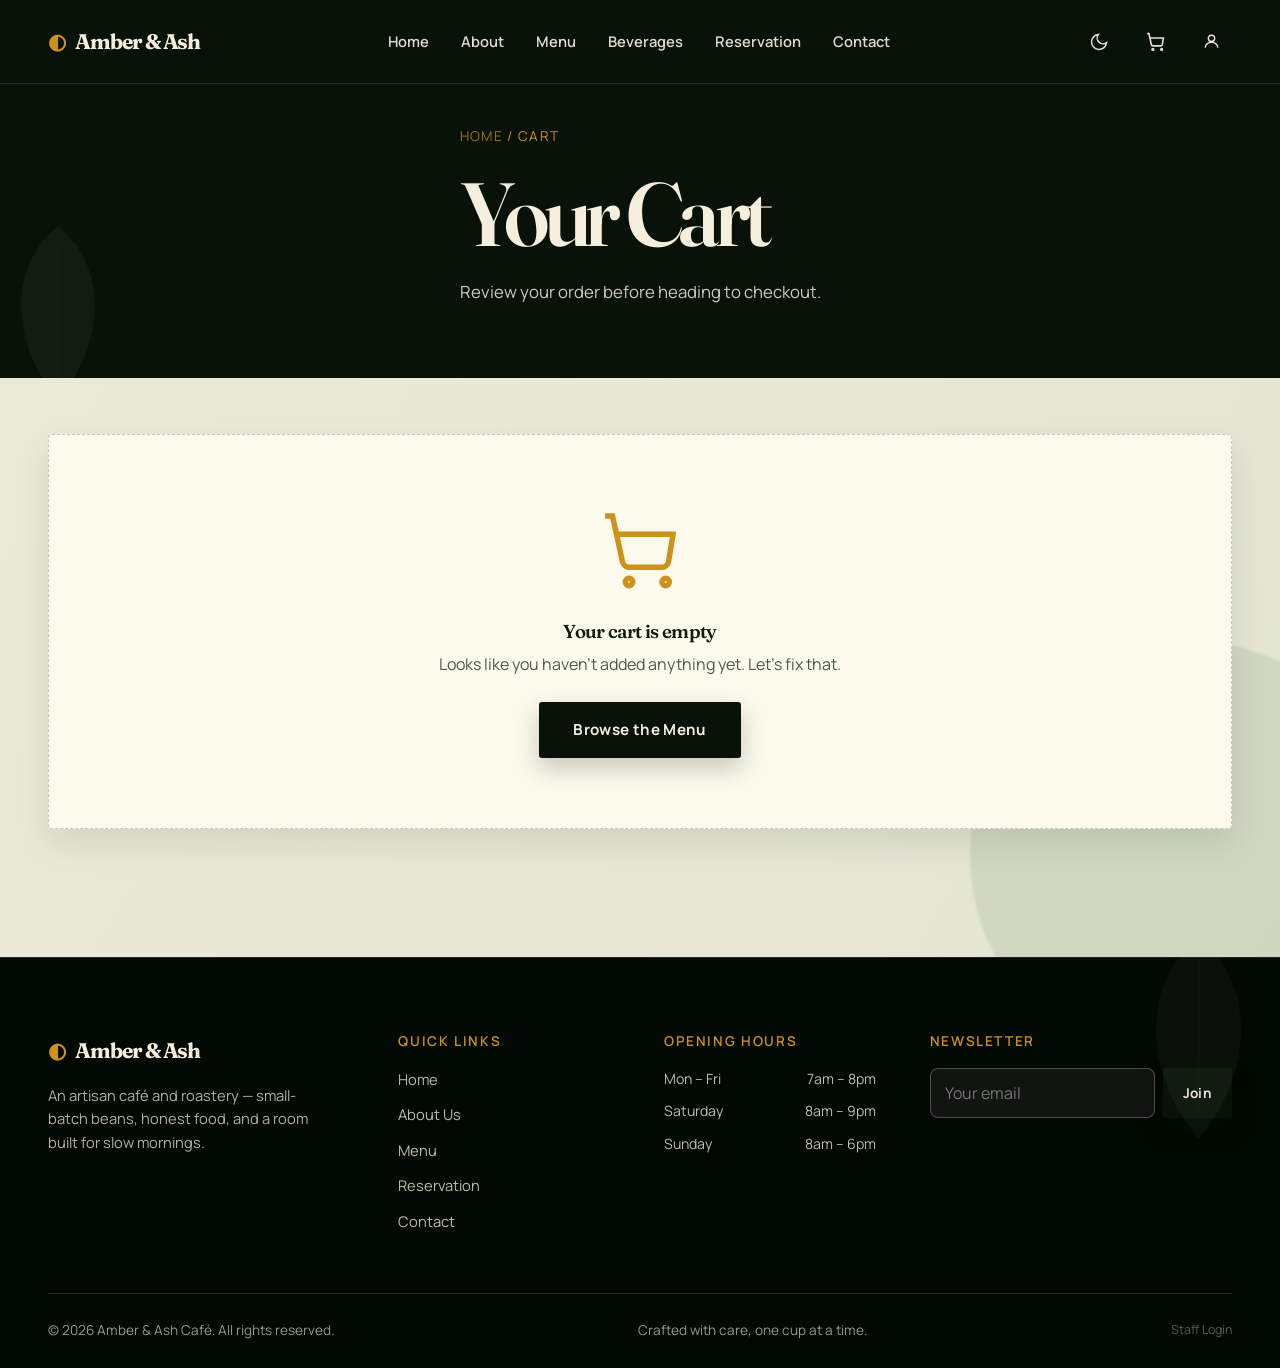
<file: frontend-admin-access-link/frontend-admin-access-link/frontend/cart.html>
<!DOCTYPE html>
<html lang="en">
<head>
<meta charset="UTF-8">
<meta name="viewport" content="width=device-width, initial-scale=1.0">
<title>Your Cart — Amber &amp; Ash</title>
<meta name="description" content="Review your Amber & Ash order before checkout.">
<link rel="stylesheet" href="css/style.css">
</head>
<body>

<div id="loading-screen" aria-hidden="true"><div class="spinner"></div><span class="load-text">Amber &amp; Ash</span></div>
<div id="scroll-progress"></div>

<header class="navbar">
  <div class="container">
    <a href="index.html" class="brand"><span class="bean">◐</span> Amber &amp; Ash</a>
    <nav class="nav-links" aria-label="Primary">
      <a href="index.html">Home</a>
      <a href="about.html">About</a>
      <a href="menu.html">Menu</a>
      <a href="beverages.html">Beverages</a>
      <a href="reservation.html">Reservation</a>
      <a href="contact.html">Contact</a>
    </nav>
    <div class="nav-actions">
      <button class="icon-btn theme-toggle" aria-label="Toggle dark mode">
        <svg class="icon-moon" width="20" height="20" viewBox="0 0 24 24" fill="none" stroke="currentColor" stroke-width="1.8"><path d="M21 12.8A9 9 0 1111.2 3a7 7 0 009.8 9.8z"/></svg>
        <svg class="icon-sun" width="20" height="20" viewBox="0 0 24 24" fill="none" stroke="currentColor" stroke-width="1.8"><circle cx="12" cy="12" r="4"/><path d="M12 2v2M12 20v2M4.9 4.9l1.4 1.4M17.7 17.7l1.4 1.4M2 12h2M20 12h2M4.9 19.1l1.4-1.4M17.7 6.3l1.4-1.4"/></svg>
      </button>
      <a href="cart.html" class="icon-btn active" aria-label="View cart">
        <svg width="21" height="21" viewBox="0 0 24 24" fill="none" stroke="currentColor" stroke-width="1.8"><circle cx="9" cy="21" r="1"/><circle cx="19" cy="21" r="1"/><path d="M2.5 3h2l2.7 12.4a2 2 0 002 1.6h8.6a2 2 0 002-1.6L21 8H6"/></svg>
        <span class="cart-badge">0</span>
      </a>
      <button class="hamburger" aria-label="Open menu" aria-expanded="false"><span></span><span></span><span></span></button>
    </div>
  </div>
</header>

<div class="menu-overlay"></div>
<nav class="mobile-menu" aria-label="Mobile">
  <a href="index.html">Home</a>
  <a href="about.html">About</a>
  <a href="menu.html">Menu</a>
  <a href="beverages.html">Beverages</a>
  <a href="reservation.html">Reservation</a>
  <a href="cart.html">Cart</a>
  <a href="contact.html">Contact</a>
</nav>

<main>
  <section class="page-hero">
    <div class="container">
      <p class="breadcrumb"><a href="index.html">Home</a> / Cart</p>
      <h1 class="section-title">Your Cart</h1>
      <p class="section-desc" style="color:rgba(255,248,231,.8);max-width:560px;">Review your order before heading to checkout.</p>
    </div>
  </section>

  <section class="section" style="padding-top:56px;">
    <div class="container">
      <div id="cart-content"></div>
    </div>
  </section>
</main>

<button id="back-to-top" aria-label="Back to top"><svg viewBox="0 0 24 24" fill="none" stroke="currentColor" stroke-width="2"><path d="M12 19V5M5 12l7-7 7 7"/></svg></button>

<footer>
  <div class="container">
    <div class="footer-grid">
      <div class="footer-brand">
        <a href="index.html" class="brand" style="color:var(--cream);"><span class="bean" style="color:var(--gold);">◐</span> Amber &amp; Ash</a>
        <p>An artisan café and roastery — small-batch beans, honest food, and a room built for slow mornings.</p>
      </div>
      <div class="footer-col">
        <h4>Quick Links</h4>
        <a href="index.html">Home</a>
        <a href="about.html">About Us</a>
        <a href="menu.html">Menu</a>
        <a href="reservation.html">Reservation</a>
        <a href="contact.html">Contact</a>
      </div>
      <div class="footer-col">
        <h4>Opening Hours</h4>
        <div class="hours-row"><span>Mon – Fri</span><span>7am – 8pm</span></div>
        <div class="hours-row"><span>Saturday</span><span>8am – 9pm</span></div>
        <div class="hours-row"><span>Sunday</span><span>8am – 6pm</span></div>
      </div>
      <div class="footer-col">
        <h4>Newsletter</h4>
        <form class="newsletter-form" onsubmit="event.preventDefault(); showToast('Subscribed! Check your inbox soon.'); this.reset();">
          <input type="email" required placeholder="Your email">
          <button type="submit" class="btn btn-primary btn-sm">Join</button>
        </form>
      </div>
    </div>
    <div class="footer-bottom">
      <span>© 2026 Amber &amp; Ash Café. All rights reserved.</span>
      <span>Crafted with care, one cup at a time.</span>
      <a href="admin-login.html" style="color:rgba(255,248,231,.35);font-size:.78rem;">Staff Login</a>
    </div>
  </div>
</footer>

<script src="js/api.js"></script>
<script src="js/data.js"></script>
<script src="js/cart.js"></script>
<script src="js/reviews.js"></script>
<script src="js/auth.js"></script>
<script src="js/main.js"></script>
<script>
  async function renderCartPage(){
    const content = document.getElementById("cart-content");
    content.innerHTML = `<p style="text-align:center;color:var(--text-soft);">Loading your cart…</p>`;

    await refreshCart();
    const items = cartCache.items;

    if(!items.length){
      content.innerHTML = `
        <div class="empty-cart" data-reveal>
          <svg viewBox="0 0 24 24" fill="none" stroke="currentColor" stroke-width="1.5"><circle cx="9" cy="21" r="1"/><circle cx="19" cy="21" r="1"/><path d="M2.5 3h2l2.7 12.4a2 2 0 002 1.6h8.6a2 2 0 002-1.6L21 8H6"/></svg>
          <h3>Your cart is empty</h3>
          <p>Looks like you haven't added anything yet. Let's fix that.</p>
          <a href="menu.html" class="btn btn-primary">Browse the Menu</a>
        </div>`;
      initScrollReveal();
      return;
    }

    const rows = items.map(item=>{
      // item.product is the backend product id, item.price is the
      // server's authoritative snapshot price — never a frontend value.
      const menuItem = findMenuItem(item.product);
      const img = menuItem ? menuItem.img : "https://picsum.photos/seed/amberash/200/200";
      return `
      <div class="cart-row" data-reveal>
        <img src="${img}" alt="${item.name}">
        <div>
          <div class="cart-row-name">${item.name}</div>
          <div class="cart-row-meta">$${item.price.toFixed(2)} each</div>
          <div class="qty-stepper small" style="margin-top:8px;">
            <button type="button" onclick="cartRowChange('${item.product}',${item.quantity - 1})" aria-label="Decrease quantity">−</button>
            <span>${item.quantity}</span>
            <button type="button" onclick="cartRowChange('${item.product}',${item.quantity + 1})" aria-label="Increase quantity">+</button>
          </div>
        </div>
        <div class="cart-row-price">$${(item.price*item.quantity).toFixed(2)}</div>
        <button class="remove-btn" onclick="cartRowRemove('${item.product}')" aria-label="Remove ${item.name}">
          <svg width="18" height="18" viewBox="0 0 24 24" fill="none" stroke="currentColor" stroke-width="2"><path d="M3 6h18M8 6V4a2 2 0 012-2h4a2 2 0 012 2v2m3 0l-1 14a2 2 0 01-2 2H8a2 2 0 01-2-2L5 6"/></svg>
        </button>
      </div>`;
    }).join("");

    // The backend Cart only exposes subtotal — delivery fee is
    // calculated by the backend at order-creation time (see
    // checkout.html), so it isn't shown here rather than guessed.
    content.innerHTML = `
      <div class="cart-layout">
        <div class="cart-list stagger">${rows}</div>
        <div class="summary-card" data-reveal="right">
          <h3 style="margin-bottom:20px;">Order Summary</h3>
          <div class="summary-row"><span>Subtotal</span><span>$${cartCache.subtotal.toFixed(2)}</span></div>
          <p style="color:var(--text-soft);font-size:.85rem;margin:8px 0 0;">Delivery fee is calculated at checkout.</p>
          <a href="checkout.html" class="btn btn-primary btn-block" style="margin-top:18px;">Proceed to Checkout</a>
          <button class="btn btn-outline btn-block" style="margin-top:12px;" onclick="clearCartRemote().then(renderCartPage)">Clear Cart</button>
        </div>
      </div>`;
    initScrollReveal();
  }

  async function cartRowChange(productId, newQty){
    await setQty(productId, newQty);
    renderCartPage();
  }
  async function cartRowRemove(productId){
    await removeFromCart(productId);
    renderCartPage();
  }

  renderCartPage();
</script>
</body>
</html>
</file>
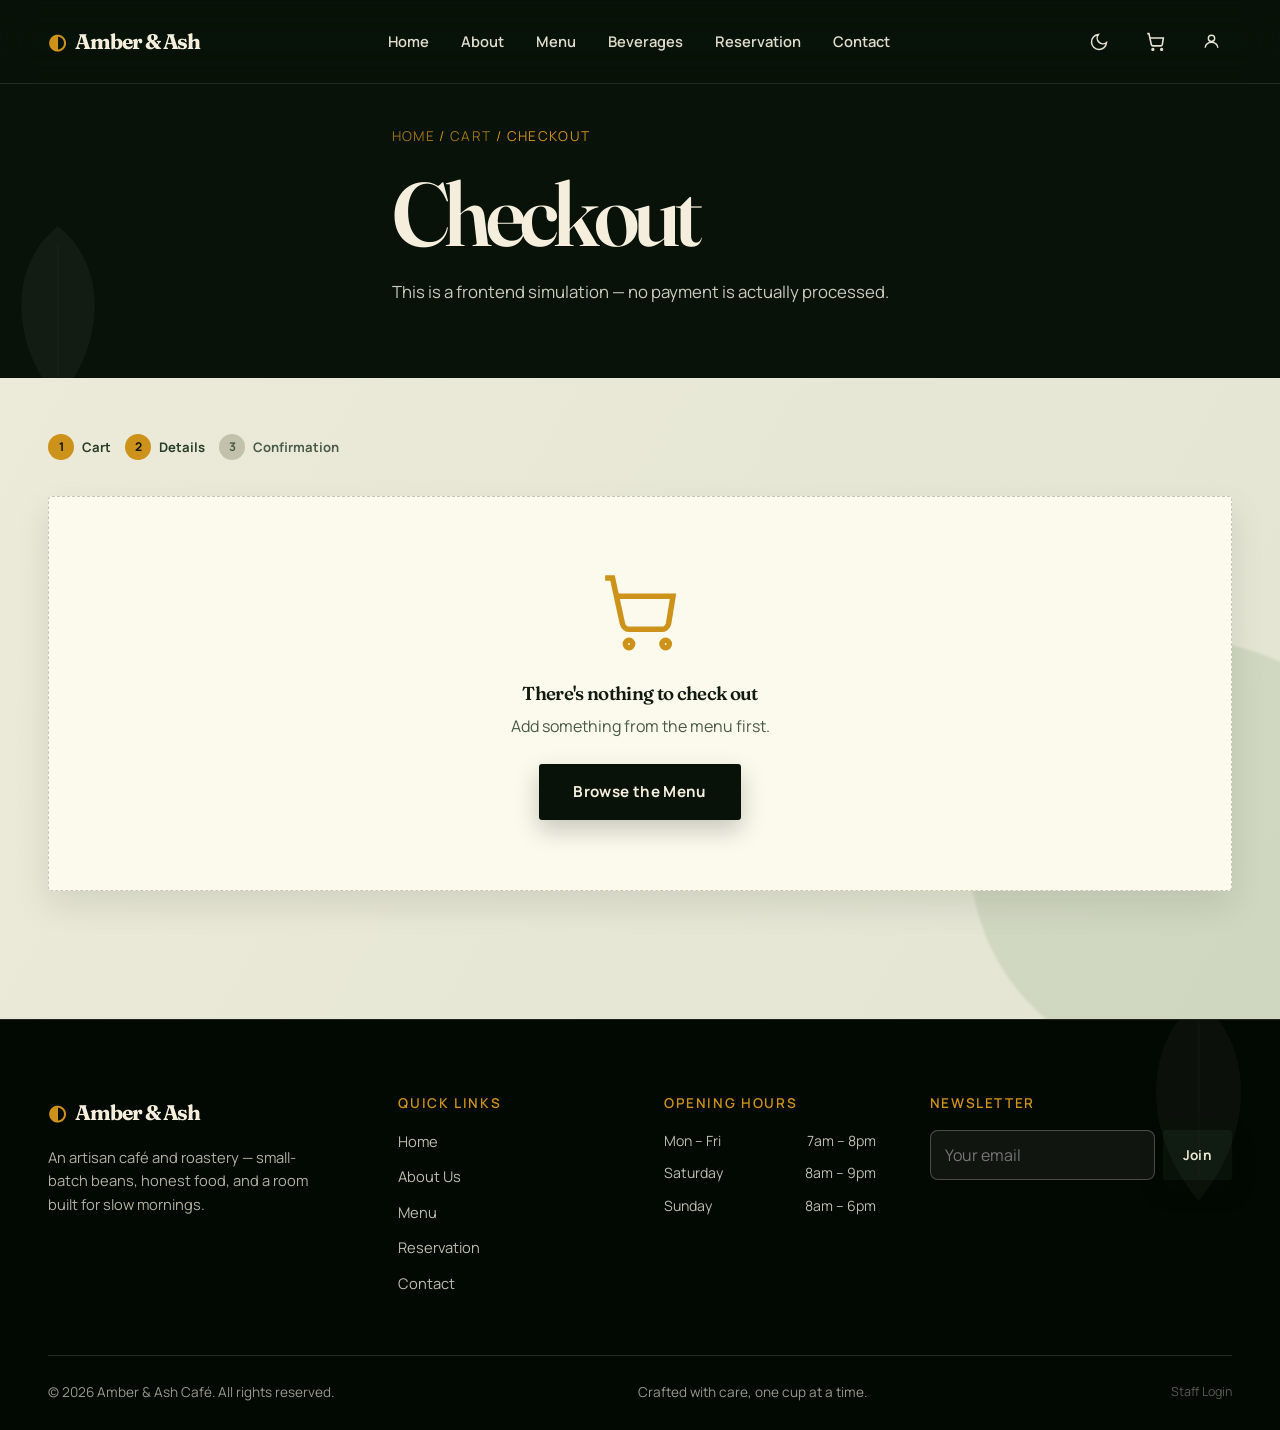
<file: frontend-admin-access-link/frontend-admin-access-link/frontend/checkout.html>
<!DOCTYPE html>
<html lang="en">
<head>
<meta charset="UTF-8">
<meta name="viewport" content="width=device-width, initial-scale=1.0">
<title>Checkout — Amber &amp; Ash</title>
<meta name="description" content="Complete your order at Amber & Ash (frontend simulation).">
<link rel="stylesheet" href="css/style.css">
</head>
<body>

<div id="loading-screen" aria-hidden="true"><div class="spinner"></div><span class="load-text">Amber &amp; Ash</span></div>
<div id="scroll-progress"></div>

<header class="navbar">
  <div class="container">
    <a href="index.html" class="brand"><span class="bean">◐</span> Amber &amp; Ash</a>
    <nav class="nav-links" aria-label="Primary">
      <a href="index.html">Home</a>
      <a href="about.html">About</a>
      <a href="menu.html">Menu</a>
      <a href="beverages.html">Beverages</a>
      <a href="reservation.html">Reservation</a>
      <a href="contact.html">Contact</a>
    </nav>
    <div class="nav-actions">
      <button class="icon-btn theme-toggle" aria-label="Toggle dark mode">
        <svg class="icon-moon" width="20" height="20" viewBox="0 0 24 24" fill="none" stroke="currentColor" stroke-width="1.8"><path d="M21 12.8A9 9 0 1111.2 3a7 7 0 009.8 9.8z"/></svg>
        <svg class="icon-sun" width="20" height="20" viewBox="0 0 24 24" fill="none" stroke="currentColor" stroke-width="1.8"><circle cx="12" cy="12" r="4"/><path d="M12 2v2M12 20v2M4.9 4.9l1.4 1.4M17.7 17.7l1.4 1.4M2 12h2M20 12h2M4.9 19.1l1.4-1.4M17.7 6.3l1.4-1.4"/></svg>
      </button>
      <a href="cart.html" class="icon-btn" aria-label="View cart">
        <svg width="21" height="21" viewBox="0 0 24 24" fill="none" stroke="currentColor" stroke-width="1.8"><circle cx="9" cy="21" r="1"/><circle cx="19" cy="21" r="1"/><path d="M2.5 3h2l2.7 12.4a2 2 0 002 1.6h8.6a2 2 0 002-1.6L21 8H6"/></svg>
        <span class="cart-badge">0</span>
      </a>
      <button class="hamburger" aria-label="Open menu" aria-expanded="false"><span></span><span></span><span></span></button>
    </div>
  </div>
</header>

<div class="menu-overlay"></div>
<nav class="mobile-menu" aria-label="Mobile">
  <a href="index.html">Home</a>
  <a href="about.html">About</a>
  <a href="menu.html">Menu</a>
  <a href="beverages.html">Beverages</a>
  <a href="reservation.html">Reservation</a>
  <a href="cart.html">Cart</a>
  <a href="contact.html">Contact</a>
</nav>

<main>
  <section class="page-hero">
    <div class="container">
      <p class="breadcrumb"><a href="index.html">Home</a> / <a href="cart.html">Cart</a> / Checkout</p>
      <h1 class="section-title">Checkout</h1>
      <p class="section-desc" style="color:rgba(255,248,231,.8);max-width:560px;">This is a frontend simulation — no payment is actually processed.</p>
    </div>
  </section>

  <section class="section" style="padding-top:56px;">
    <div class="container">
      <div class="step-badges" data-reveal>
        <div class="step-badge active"><span class="num">1</span> Cart</div>
        <div class="step-badge active"><span class="num">2</span> Details</div>
        <div class="step-badge"><span class="num">3</span> Confirmation</div>
      </div>

      <div id="checkout-content"></div>
    </div>
  </section>
</main>

<button id="back-to-top" aria-label="Back to top"><svg viewBox="0 0 24 24" fill="none" stroke="currentColor" stroke-width="2"><path d="M12 19V5M5 12l7-7 7 7"/></svg></button>

<footer>
  <div class="container">
    <div class="footer-grid">
      <div class="footer-brand">
        <a href="index.html" class="brand" style="color:var(--cream);"><span class="bean" style="color:var(--gold);">◐</span> Amber &amp; Ash</a>
        <p>An artisan café and roastery — small-batch beans, honest food, and a room built for slow mornings.</p>
      </div>
      <div class="footer-col">
        <h4>Quick Links</h4>
        <a href="index.html">Home</a>
        <a href="about.html">About Us</a>
        <a href="menu.html">Menu</a>
        <a href="reservation.html">Reservation</a>
        <a href="contact.html">Contact</a>
      </div>
      <div class="footer-col">
        <h4>Opening Hours</h4>
        <div class="hours-row"><span>Mon – Fri</span><span>7am – 8pm</span></div>
        <div class="hours-row"><span>Saturday</span><span>8am – 9pm</span></div>
        <div class="hours-row"><span>Sunday</span><span>8am – 6pm</span></div>
      </div>
      <div class="footer-col">
        <h4>Newsletter</h4>
        <form class="newsletter-form" onsubmit="event.preventDefault(); showToast('Subscribed! Check your inbox soon.'); this.reset();">
          <input type="email" required placeholder="Your email">
          <button type="submit" class="btn btn-primary btn-sm">Join</button>
        </form>
      </div>
    </div>
    <div class="footer-bottom">
      <span>© 2026 Amber &amp; Ash Café. All rights reserved.</span>
      <span>Crafted with care, one cup at a time.</span>
      <a href="admin-login.html" style="color:rgba(255,248,231,.35);font-size:.78rem;">Staff Login</a>
    </div>
  </div>
</footer>

<script src="js/api.js"></script>
<script src="js/data.js"></script>
<script src="js/cart.js"></script>
<script src="js/reviews.js"></script>
<script src="js/auth.js"></script>
<script src="js/main.js"></script>
<script>
  const checkoutEl = document.getElementById("checkout-content");

  (async function initCheckout(){
    checkoutEl.innerHTML = `<p style="text-align:center;color:var(--text-soft);">Loading your cart…</p>`;
    await refreshCart();
    const items = cartCache.items;

    if(!items.length){
      checkoutEl.innerHTML = `
        <div class="empty-cart" data-reveal>
          <svg viewBox="0 0 24 24" fill="none" stroke="currentColor" stroke-width="1.5"><circle cx="9" cy="21" r="1"/><circle cx="19" cy="21" r="1"/><path d="M2.5 3h2l2.7 12.4a2 2 0 002 1.6h8.6a2 2 0 002-1.6L21 8H6"/></svg>
          <h3>There's nothing to check out</h3>
          <p>Add something from the menu first.</p>
          <a href="menu.html" class="btn btn-primary">Browse the Menu</a>
        </div>`;
      initScrollReveal();
      return;
    }

    const orderRows = items.map(item =>
      `<div class="order-item"><span>${item.name} × ${item.quantity}</span><span>$${(item.price*item.quantity).toFixed(2)}</span></div>`
    ).join("");

    // Only the subtotal is known before submitting — the backend
    // calculates the delivery fee and final total at order-creation
    // time (Backend Part 4), so those are shown only in the success
    // screen once the server has actually returned them, never guessed
    // here beforehand.
    checkoutEl.innerHTML = `
      <div class="checkout-layout">
        <div class="form-card" data-reveal="left">
          <h3 style="margin-bottom:22px;">Customer Information</h3>
          <form id="checkout-form" novalidate>
            <div class="form-grid">
              <div class="field"><label for="co-name">Full name <span class="req">*</span></label>
                <input type="text" id="co-name" placeholder="Your full name" value="${currentCustomer ? currentCustomer.name : ""}"><span class="error-msg"></span></div>
              <div class="field"><label for="co-email">Email <span class="req">*</span></label>
                <input type="email" id="co-email" placeholder="you@example.com" value="${currentCustomer ? currentCustomer.email : ""}"><span class="error-msg"></span></div>
              <div class="field"><label for="co-phone">Phone <span class="req">*</span></label>
                <input type="tel" id="co-phone" placeholder="+1 555 123 4567" value="${currentCustomer && currentCustomer.phone ? currentCustomer.phone : ""}"><span class="error-msg"></span></div>
              <div class="field"><label for="co-type">Order type <span class="req">*</span></label>
                <select id="co-type"><option value="">Select one</option><option>Dine-in</option><option>Takeaway</option><option>Delivery</option></select>
                <span class="error-msg"></span></div>
              <div class="field full" id="co-address-field"><label for="co-address">Delivery address <span class="req">*</span></label>
                <input type="text" id="co-address" placeholder="Street, postal code"><span class="error-msg"></span></div>
              <div class="field full" id="co-city-field"><label for="co-city">City <span class="req">*</span></label>
                <input type="text" id="co-city" placeholder="City"><span class="error-msg"></span></div>
              <div class="field full"><label for="co-notes">Order notes (optional)</label>
                <textarea id="co-notes" placeholder="Allergies, extra napkins, anything else"></textarea></div>
            </div>
            <button type="submit" class="btn btn-primary btn-block" id="place-order-btn">Place Order</button>
          </form>
        </div>
        <div class="summary-card" data-reveal="right">
          <h3 style="margin-bottom:18px;">Order Summary</h3>
          ${orderRows}
          <div class="summary-row" style="margin-top:12px;"><span>Subtotal</span><span>$${cartCache.subtotal.toFixed(2)}</span></div>
          <p style="color:var(--text-soft);font-size:.85rem;">Delivery fee and final total are calculated by the server and shown after you place your order.</p>
        </div>
      </div>

      <div class="success-box" id="order-success" style="max-width:560px;margin:0 auto;">
        <div class="success-ring">
          <svg viewBox="0 0 24 24" fill="none" stroke="currentColor" stroke-width="2.4" stroke-linecap="round" stroke-linejoin="round"><path d="M4 12l6 6L20 6"/></svg>
        </div>
        <h3>Order placed!</h3>
        <p id="order-number" style="color:var(--text-soft);margin-top:8px;"></p>
        <p id="order-total" style="color:var(--text-soft);"></p>
        <a href="index.html" class="btn btn-outline" style="margin-top:20px;">Back to Home</a>
      </div>
    `;
    initScrollReveal();

    const typeSelect = document.getElementById("co-type");
    const addressField = document.getElementById("co-address-field");
    const cityField = document.getElementById("co-city-field");
    function syncDeliveryFields(){
      const isDelivery = typeSelect.value === "Delivery";
      addressField.style.display = isDelivery ? "flex" : "none";
      cityField.style.display = isDelivery ? "flex" : "none";
    }
    typeSelect.addEventListener("change", syncDeliveryFields);
    syncDeliveryFields();

    document.getElementById("checkout-form").addEventListener("submit", async (e)=>{
      e.preventDefault();
      const name = document.getElementById("co-name");
      const email = document.getElementById("co-email");
      const phone = document.getElementById("co-phone");
      const type = document.getElementById("co-type");
      const address = document.getElementById("co-address");
      const city = document.getElementById("co-city");
      const notes = document.getElementById("co-notes");
      const isDelivery = type.value === "Delivery";

      const checks = [
        validateField(name, { required:true }),
        validateField(email, { required:true, email:true }),
        validateField(phone, { required:true, phone:true }),
        validateField(type, { required:true }),
        isDelivery ? validateField(address, { required:true }) : true,
        isDelivery ? validateField(city, { required:true }) : true,
      ];

      if(!checks.every(Boolean)){
        showToast("Please fix the highlighted fields");
        return;
      }

      // The backend's Order model requires a delivery address and city
      // for every order, regardless of dine-in/takeaway/delivery — the
      // existing frontend only ever collected these for "Delivery".
      // For non-delivery order types we submit a clear placeholder
      // rather than blocking checkout or fabricating a real address.
      const deliveryDetails = isDelivery
        ? { address: address.value.trim(), city: city.value.trim(), deliveryNotes: notes.value.trim() }
        : { address: `N/A — ${type.value}`, city: "N/A", deliveryNotes: notes.value.trim() };

      const submitBtn = document.getElementById("place-order-btn");
      submitBtn.disabled = true;
      const originalText = submitBtn.textContent;
      submitBtn.textContent = "Placing order…";

      try{
        const res = await API.createOrder({
          customerDetails: { name: name.value.trim(), email: email.value.trim(), phone: phone.value.trim() },
          deliveryDetails,
        });
        const order = res.data.order;
        document.getElementById("order-number").textContent = `Order ${order.orderNumber} for ${order.customerDetails.name}`;
        document.getElementById("order-total").textContent = `Total: $${order.total.toFixed(2)} (includes $${order.deliveryFee.toFixed(2)} delivery fee)`;
        document.querySelector(".checkout-layout").style.display = "none";
        document.querySelector(".step-badges .step-badge:nth-child(3)").classList.add("active");
        document.getElementById("order-success").classList.add("show");
        showToast("Order placed successfully!");
        await refreshCart(); // cart was cleared server-side on success — sync the badge
      }catch(err){
        // Order was NOT created — the cart is untouched on the server,
        // so there's nothing to restore here.
        showToast(err.message || "Could not place your order. Please try again.");
        submitBtn.disabled = false;
        submitBtn.textContent = originalText;
      }
    });
  })();
</script>
</body>
</html>
</file>
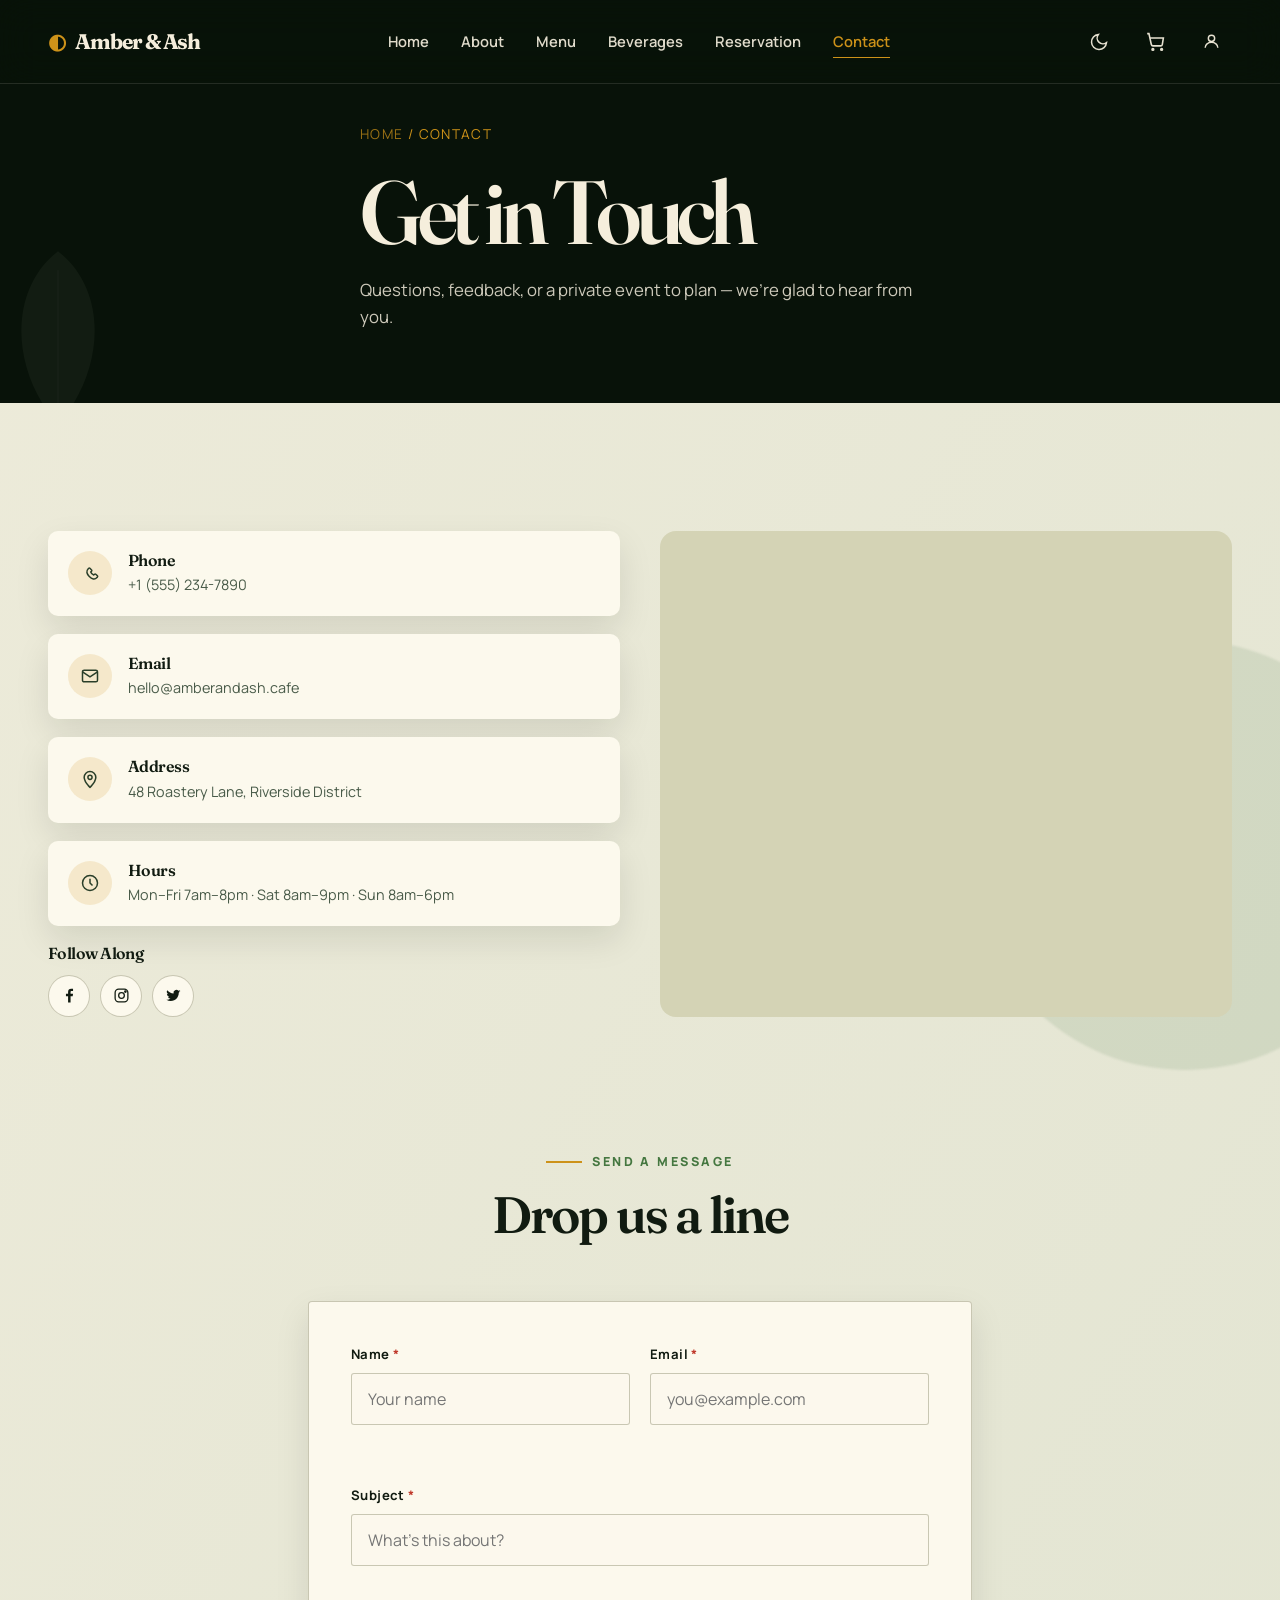
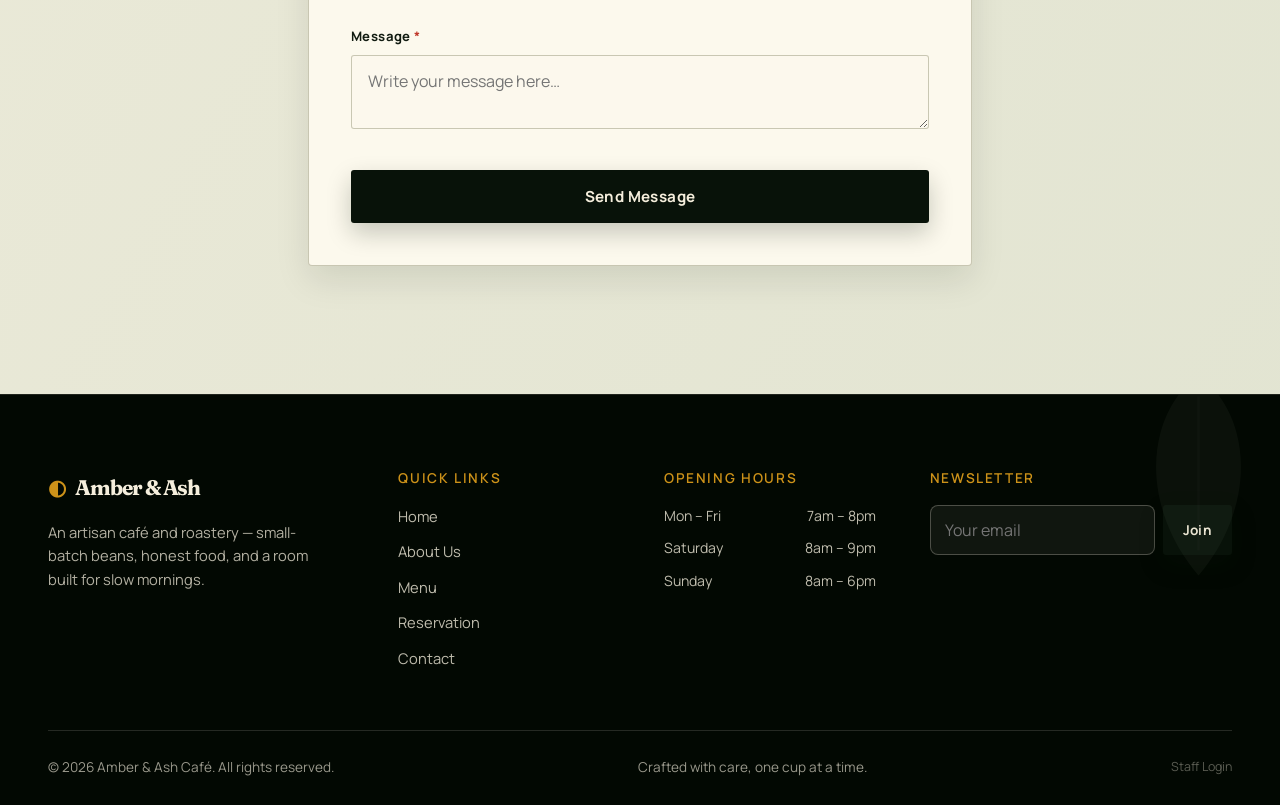
<file: frontend-admin-access-link/frontend-admin-access-link/frontend/contact.html>
<!DOCTYPE html>
<html lang="en">
<head>
<meta charset="UTF-8">
<meta name="viewport" content="width=device-width, initial-scale=1.0">
<title>Contact — Amber &amp; Ash</title>
<meta name="description" content="Get in touch with Amber & Ash café and roastery.">
<link rel="stylesheet" href="css/style.css">
</head>
<body>

<div id="loading-screen" aria-hidden="true"><div class="spinner"></div><span class="load-text">Amber &amp; Ash</span></div>
<div id="scroll-progress"></div>

<header class="navbar">
  <div class="container">
    <a href="index.html" class="brand"><span class="bean">◐</span> Amber &amp; Ash</a>
    <nav class="nav-links" aria-label="Primary">
      <a href="index.html">Home</a>
      <a href="about.html">About</a>
      <a href="menu.html">Menu</a>
      <a href="beverages.html">Beverages</a>
      <a href="reservation.html">Reservation</a>
      <a href="contact.html">Contact</a>
    </nav>
    <div class="nav-actions">
      <button class="icon-btn theme-toggle" aria-label="Toggle dark mode">
        <svg class="icon-moon" width="20" height="20" viewBox="0 0 24 24" fill="none" stroke="currentColor" stroke-width="1.8"><path d="M21 12.8A9 9 0 1111.2 3a7 7 0 009.8 9.8z"/></svg>
        <svg class="icon-sun" width="20" height="20" viewBox="0 0 24 24" fill="none" stroke="currentColor" stroke-width="1.8"><circle cx="12" cy="12" r="4"/><path d="M12 2v2M12 20v2M4.9 4.9l1.4 1.4M17.7 17.7l1.4 1.4M2 12h2M20 12h2M4.9 19.1l1.4-1.4M17.7 6.3l1.4-1.4"/></svg>
      </button>
      <a href="cart.html" class="icon-btn" aria-label="View cart">
        <svg width="21" height="21" viewBox="0 0 24 24" fill="none" stroke="currentColor" stroke-width="1.8"><circle cx="9" cy="21" r="1"/><circle cx="19" cy="21" r="1"/><path d="M2.5 3h2l2.7 12.4a2 2 0 002 1.6h8.6a2 2 0 002-1.6L21 8H6"/></svg>
        <span class="cart-badge">0</span>
      </a>
      <button class="hamburger" aria-label="Open menu" aria-expanded="false"><span></span><span></span><span></span></button>
    </div>
  </div>
</header>

<div class="menu-overlay"></div>
<nav class="mobile-menu" aria-label="Mobile">
  <a href="index.html">Home</a>
  <a href="about.html">About</a>
  <a href="menu.html">Menu</a>
  <a href="beverages.html">Beverages</a>
  <a href="reservation.html">Reservation</a>
  <a href="cart.html">Cart</a>
  <a href="contact.html">Contact</a>
</nav>

<main>
  <section class="page-hero">
    <div class="container">
      <p class="breadcrumb"><a href="index.html">Home</a> / Contact</p>
      <h1 class="section-title">Get in Touch</h1>
      <p class="section-desc" style="color:rgba(255,248,231,.8);max-width:560px;">Questions, feedback, or a private event to plan — we're glad to hear from you.</p>
    </div>
  </section>

  <section class="section">
    <div class="container contact-grid">
      <div class="contact-info stagger">
        <div class="contact-row" data-reveal="left" style="--i:0">
          <div class="contact-icon"><svg width="20" height="20" viewBox="0 0 24 24" fill="none" stroke="currentColor" stroke-width="1.8"><path d="M20.4 17.5c-.9.9-3 1.9-4.4 1.6-3.4-.7-7-4.3-7.7-7.7-.3-1.4.7-3.5 1.6-4.4l.6-.6c.4-.4 1-.4 1.4 0l2 2c.4.4.4 1 0 1.4l-1 1c.6 1.7 1.9 3 3.6 3.6l1-1c.4-.4 1-.4 1.4 0l2 2c.4.4.4 1 0 1.4z"/></svg></div>
          <div><h4>Phone</h4><p>+1 (555) 234-7890</p></div>
        </div>
        <div class="contact-row" data-reveal="left" style="--i:1">
          <div class="contact-icon"><svg width="20" height="20" viewBox="0 0 24 24" fill="none" stroke="currentColor" stroke-width="1.8"><rect x="3" y="5" width="18" height="14" rx="2"/><path d="M3 7l9 6 9-6"/></svg></div>
          <div><h4>Email</h4><p>hello@amberandash.cafe</p></div>
        </div>
        <div class="contact-row" data-reveal="left" style="--i:2">
          <div class="contact-icon"><svg width="20" height="20" viewBox="0 0 24 24" fill="none" stroke="currentColor" stroke-width="1.8"><path d="M12 22s7-6.7 7-12A7 7 0 105 10c0 5.3 7 12 7 12z"/><circle cx="12" cy="10" r="2.5"/></svg></div>
          <div><h4>Address</h4><p>48 Roastery Lane, Riverside District</p></div>
        </div>
        <div class="contact-row" data-reveal="left" style="--i:3">
          <div class="contact-icon"><svg width="20" height="20" viewBox="0 0 24 24" fill="none" stroke="currentColor" stroke-width="1.8"><circle cx="12" cy="12" r="9"/><path d="M12 7v5l3 3"/></svg></div>
          <div><h4>Hours</h4><p>Mon–Fri 7am–8pm · Sat 8am–9pm · Sun 8am–6pm</p></div>
        </div>
        <div data-reveal="left" style="--i:4">
          <h4 style="margin-bottom:12px;">Follow Along</h4>
          <div class="social-row">
            <a href="#" class="social-icon" aria-label="Facebook"><svg width="17" height="17" viewBox="0 0 24 24" fill="currentColor"><path d="M13.5 22v-9h3l.5-3.5h-3.5V7.4c0-1 .3-1.6 1.7-1.6H17V2.6C16.6 2.5 15.5 2.4 14.3 2.4c-2.6 0-4.3 1.6-4.3 4.5v2.6H7v3.5h3v9h3.5z"/></svg></a>
            <a href="#" class="social-icon" aria-label="Instagram"><svg width="17" height="17" viewBox="0 0 24 24" fill="none" stroke="currentColor" stroke-width="1.8"><rect x="3" y="3" width="18" height="18" rx="5"/><circle cx="12" cy="12" r="4"/><circle cx="17.5" cy="6.5" r="1"/></svg></a>
            <a href="#" class="social-icon" aria-label="Twitter"><svg width="17" height="17" viewBox="0 0 24 24" fill="currentColor"><path d="M22 5.9c-.7.3-1.5.6-2.3.7a4 4 0 001.8-2.2 8 8 0 01-2.5 1 4 4 0 00-6.9 3.6A11.4 11.4 0 013.2 4.6a4 4 0 001.2 5.3c-.6 0-1.2-.2-1.7-.5v.1a4 4 0 003.2 4 4 4 0 01-1.8.1 4 4 0 003.7 2.8A8 8 0 012 18a11.3 11.3 0 006.1 1.8c7.3 0 11.3-6.1 11.3-11.3v-.5c.8-.6 1.4-1.3 1.9-2.1z"/></svg></a>
          </div>
        </div>
      </div>
      <div class="map-box" data-reveal="right">
        <iframe title="Amber & Ash location map" src="https://www.openstreetmap.org/export/embed.html?bbox=-0.1298%2C51.5058%2C-0.1145%2C51.5145&layer=mapnik" loading="lazy"></iframe>
      </div>
    </div>
  </section>

  <section class="section" style="padding-top:0;">
    <div class="container" style="max-width:760px;">
      <div class="section-head center" data-reveal>
        <span class="eyebrow">Send a Message</span>
        <h2 class="section-title">Drop us a line</h2>
      </div>
      <div class="form-card" data-reveal="scale">
        <form id="contact-form" novalidate>
          <div class="form-grid">
            <div class="field"><label for="ct-name">Name <span class="req">*</span></label>
              <input type="text" id="ct-name" placeholder="Your name"><span class="error-msg"></span></div>
            <div class="field"><label for="ct-email">Email <span class="req">*</span></label>
              <input type="email" id="ct-email" placeholder="you@example.com"><span class="error-msg"></span></div>
            <div class="field full"><label for="ct-subject">Subject <span class="req">*</span></label>
              <input type="text" id="ct-subject" placeholder="What's this about?"><span class="error-msg"></span></div>
            <div class="field full"><label for="ct-message">Message <span class="req">*</span></label>
              <textarea id="ct-message" placeholder="Write your message here…"></textarea><span class="error-msg"></span></div>
          </div>
          <button type="submit" class="btn btn-primary btn-block">Send Message</button>
        </form>
        <div class="success-box" id="contact-success">
          <div class="success-ring"><svg viewBox="0 0 24 24" fill="none" stroke="currentColor" stroke-width="2.4" stroke-linecap="round" stroke-linejoin="round"><path d="M4 12l6 6L20 6"/></svg></div>
          <h3>Message sent!</h3>
          <p style="color:var(--text-soft);margin-top:8px;">We'll get back to you within one business day.</p>
        </div>
      </div>
    </div>
  </section>
</main>

<button id="back-to-top" aria-label="Back to top"><svg viewBox="0 0 24 24" fill="none" stroke="currentColor" stroke-width="2"><path d="M12 19V5M5 12l7-7 7 7"/></svg></button>

<footer>
  <div class="container">
    <div class="footer-grid">
      <div class="footer-brand">
        <a href="index.html" class="brand" style="color:var(--cream);"><span class="bean" style="color:var(--gold);">◐</span> Amber &amp; Ash</a>
        <p>An artisan café and roastery — small-batch beans, honest food, and a room built for slow mornings.</p>
      </div>
      <div class="footer-col">
        <h4>Quick Links</h4>
        <a href="index.html">Home</a>
        <a href="about.html">About Us</a>
        <a href="menu.html">Menu</a>
        <a href="reservation.html">Reservation</a>
        <a href="contact.html">Contact</a>
      </div>
      <div class="footer-col">
        <h4>Opening Hours</h4>
        <div class="hours-row"><span>Mon – Fri</span><span>7am – 8pm</span></div>
        <div class="hours-row"><span>Saturday</span><span>8am – 9pm</span></div>
        <div class="hours-row"><span>Sunday</span><span>8am – 6pm</span></div>
      </div>
      <div class="footer-col">
        <h4>Newsletter</h4>
        <form class="newsletter-form" onsubmit="event.preventDefault(); showToast('Subscribed! Check your inbox soon.'); this.reset();">
          <input type="email" required placeholder="Your email">
          <button type="submit" class="btn btn-primary btn-sm">Join</button>
        </form>
      </div>
    </div>
    <div class="footer-bottom">
      <span>© 2026 Amber &amp; Ash Café. All rights reserved.</span>
      <span>Crafted with care, one cup at a time.</span>
      <a href="admin-login.html" style="color:rgba(255,248,231,.35);font-size:.78rem;">Staff Login</a>
    </div>
  </div>
</footer>

<script src="js/api.js"></script>
<script src="js/data.js"></script>
<script src="js/cart.js"></script>
<script src="js/reviews.js"></script>
<script src="js/auth.js"></script>
<script src="js/main.js"></script>
<script>
  const cForm = document.getElementById("contact-form");
  cForm.addEventListener("submit", (e)=>{
    e.preventDefault();
    const name = document.getElementById("ct-name");
    const email = document.getElementById("ct-email");
    const subject = document.getElementById("ct-subject");
    const message = document.getElementById("ct-message");
    const checks = [
      validateField(name, { required:true }),
      validateField(email, { required:true, email:true }),
      validateField(subject, { required:true }),
      validateField(message, { required:true })
    ];
    if(checks.every(Boolean)){
      cForm.style.display = "none";
      document.getElementById("contact-success").classList.add("show");
      showToast("Message sent!");
    } else {
      showToast("Please fix the highlighted fields");
    }
  });
</script>
</body>
</html>
</file>
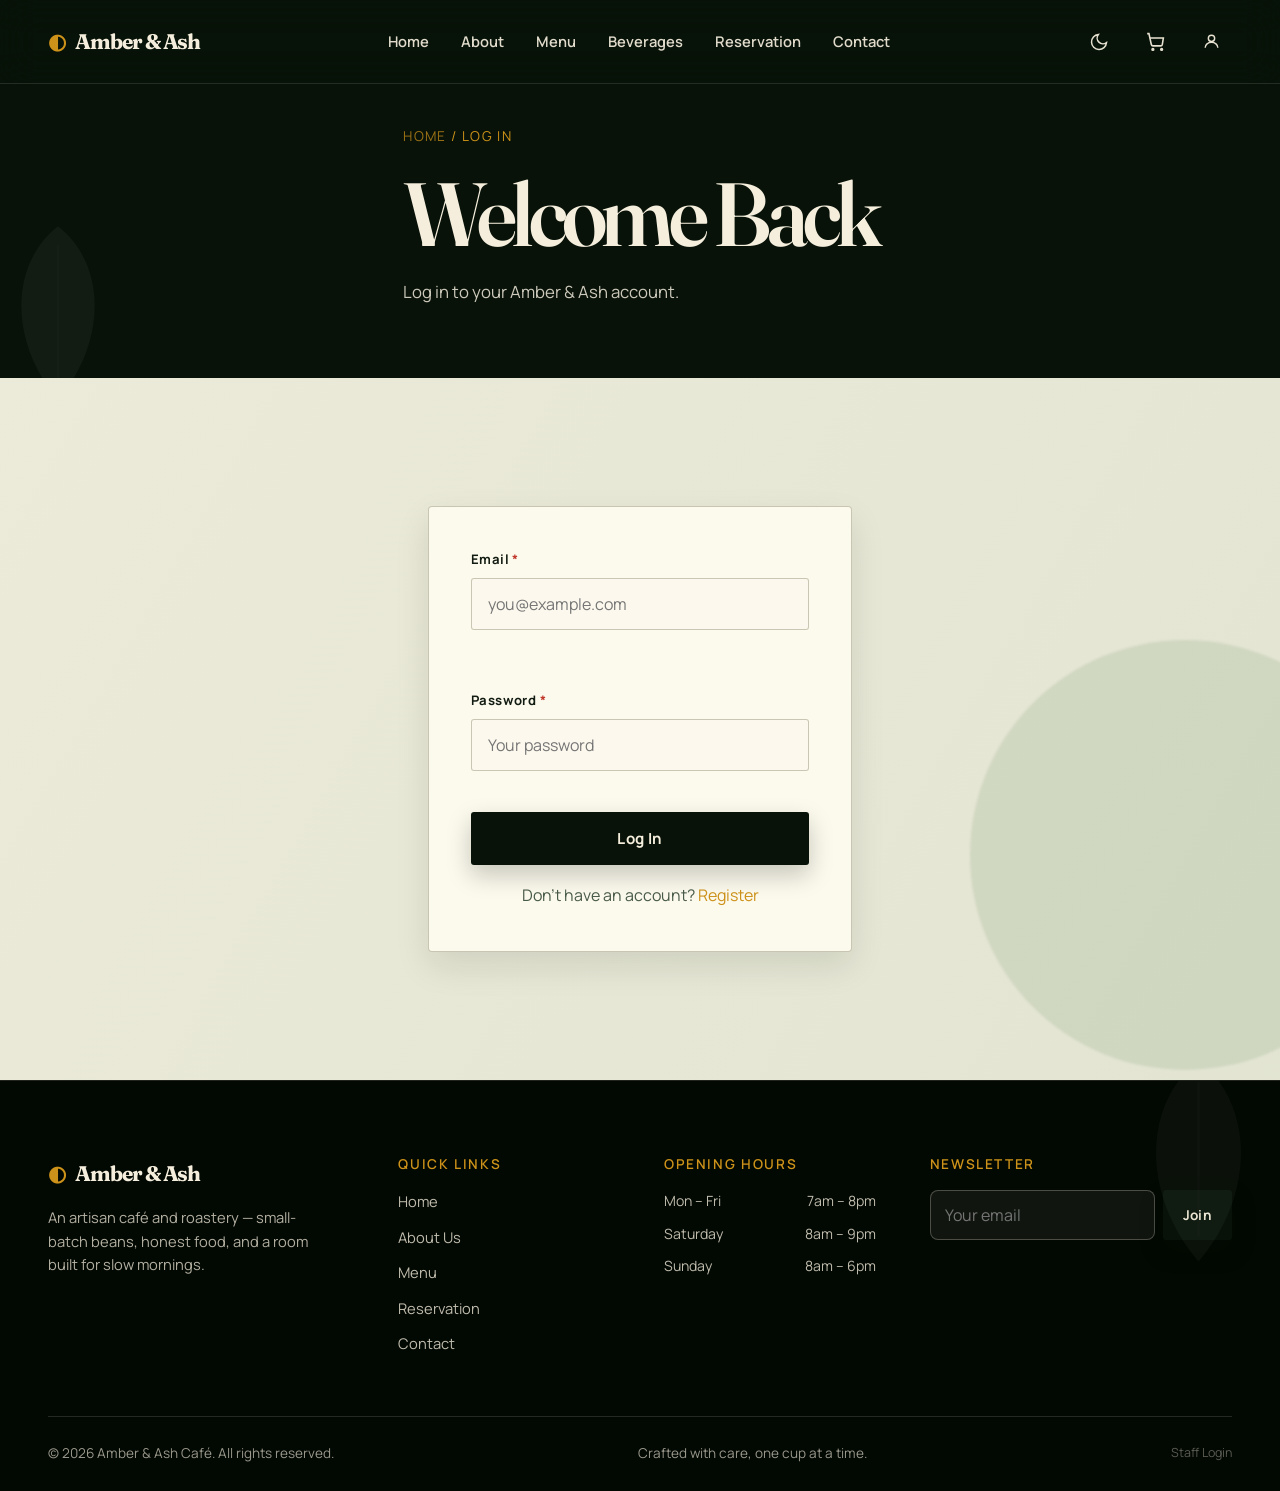
<file: frontend-admin-access-link/frontend-admin-access-link/frontend/login.html>
<!DOCTYPE html>
<html lang="en">
<head>
<meta charset="UTF-8">
<meta name="viewport" content="width=device-width, initial-scale=1.0">
<title>Log In — Amber &amp; Ash</title>
<meta name="description" content="Log in to your Amber & Ash account.">
<link rel="stylesheet" href="css/style.css">
</head>
<body>

<div id="loading-screen" aria-hidden="true"><div class="spinner"></div><span class="load-text">Amber &amp; Ash</span></div>
<div id="scroll-progress"></div>

<header class="navbar">
  <div class="container">
    <a href="index.html" class="brand"><span class="bean">◐</span> Amber &amp; Ash</a>
    <nav class="nav-links" aria-label="Primary">
      <a href="index.html">Home</a>
      <a href="about.html">About</a>
      <a href="menu.html">Menu</a>
      <a href="beverages.html">Beverages</a>
      <a href="reservation.html">Reservation</a>
      <a href="contact.html">Contact</a>
    </nav>
    <div class="nav-actions">
      <button class="icon-btn theme-toggle" aria-label="Toggle dark mode">
        <svg class="icon-moon" width="20" height="20" viewBox="0 0 24 24" fill="none" stroke="currentColor" stroke-width="1.8"><path d="M21 12.8A9 9 0 1111.2 3a7 7 0 009.8 9.8z"/></svg>
        <svg class="icon-sun" width="20" height="20" viewBox="0 0 24 24" fill="none" stroke="currentColor" stroke-width="1.8"><circle cx="12" cy="12" r="4"/><path d="M12 2v2M12 20v2M4.9 4.9l1.4 1.4M17.7 17.7l1.4 1.4M2 12h2M20 12h2M4.9 19.1l1.4-1.4M17.7 6.3l1.4-1.4"/></svg>
      </button>
      <a href="cart.html" class="icon-btn" aria-label="View cart">
        <svg width="21" height="21" viewBox="0 0 24 24" fill="none" stroke="currentColor" stroke-width="1.8"><circle cx="9" cy="21" r="1"/><circle cx="19" cy="21" r="1"/><path d="M2.5 3h2l2.7 12.4a2 2 0 002 1.6h8.6a2 2 0 002-1.6L21 8H6"/></svg>
        <span class="cart-badge">0</span>
      </a>
      <button class="hamburger" aria-label="Open menu" aria-expanded="false"><span></span><span></span><span></span></button>
    </div>
  </div>
</header>

<div class="menu-overlay"></div>
<nav class="mobile-menu" aria-label="Mobile">
  <a href="index.html">Home</a>
  <a href="about.html">About</a>
  <a href="menu.html">Menu</a>
  <a href="beverages.html">Beverages</a>
  <a href="reservation.html">Reservation</a>
  <a href="cart.html">Cart</a>
  <a href="contact.html">Contact</a>
</nav>

<main>
  <section class="page-hero">
    <div class="container">
      <p class="breadcrumb"><a href="index.html">Home</a> / Log In</p>
      <h1 class="section-title">Welcome Back</h1>
      <p class="section-desc" style="color:rgba(255,248,231,.8);max-width:560px;">Log in to your Amber &amp; Ash account.</p>
    </div>
  </section>

  <section class="section">
    <div class="container" style="max-width:520px;">
      <div class="form-card" data-reveal="scale">
        <form id="login-form" novalidate>
          <div class="form-grid">
            <div class="field full"><label for="lg-email">Email <span class="req">*</span></label>
              <input type="email" id="lg-email" placeholder="you@example.com"><span class="error-msg"></span></div>
            <div class="field full"><label for="lg-password">Password <span class="req">*</span></label>
              <input type="password" id="lg-password" placeholder="Your password"><span class="error-msg"></span></div>
          </div>
          <button type="submit" class="btn btn-primary btn-block" id="login-submit-btn">Log In</button>
        </form>
        <p style="text-align:center;margin-top:18px;color:var(--text-soft);">
          Don't have an account? <a href="register.html" style="color:var(--gold);">Register</a>
        </p>
      </div>
    </div>
  </section>
</main>

<button id="back-to-top" aria-label="Back to top"><svg viewBox="0 0 24 24" fill="none" stroke="currentColor" stroke-width="2"><path d="M12 19V5M5 12l7-7 7 7"/></svg></button>

<footer>
  <div class="container">
    <div class="footer-grid">
      <div class="footer-brand">
        <a href="index.html" class="brand" style="color:var(--cream);"><span class="bean" style="color:var(--gold);">◐</span> Amber &amp; Ash</a>
        <p>An artisan café and roastery — small-batch beans, honest food, and a room built for slow mornings.</p>
      </div>
      <div class="footer-col">
        <h4>Quick Links</h4>
        <a href="index.html">Home</a>
        <a href="about.html">About Us</a>
        <a href="menu.html">Menu</a>
        <a href="reservation.html">Reservation</a>
        <a href="contact.html">Contact</a>
      </div>
      <div class="footer-col">
        <h4>Opening Hours</h4>
        <div class="hours-row"><span>Mon – Fri</span><span>7am – 8pm</span></div>
        <div class="hours-row"><span>Saturday</span><span>8am – 9pm</span></div>
        <div class="hours-row"><span>Sunday</span><span>8am – 6pm</span></div>
      </div>
      <div class="footer-col">
        <h4>Newsletter</h4>
        <form class="newsletter-form" onsubmit="event.preventDefault(); showToast('Subscribed! Check your inbox soon.'); this.reset();">
          <input type="email" required placeholder="Your email">
          <button type="submit" class="btn btn-primary btn-sm">Join</button>
        </form>
      </div>
    </div>
    <div class="footer-bottom">
      <span>© 2026 Amber &amp; Ash Café. All rights reserved.</span>
      <span>Crafted with care, one cup at a time.</span>
      <a href="admin-login.html" style="color:rgba(255,248,231,.35);font-size:.78rem;">Staff Login</a>
    </div>
  </div>
</footer>

<script src="js/api.js"></script>
<script src="js/data.js"></script>
<script src="js/cart.js"></script>
<script src="js/reviews.js"></script>
<script src="js/auth.js"></script>
<script src="js/main.js"></script>
<script>
  const loginForm = document.getElementById("login-form");
  const loginSubmitBtn = document.getElementById("login-submit-btn");

  loginForm.addEventListener("submit", async (e) => {
    e.preventDefault();
    const emailField = document.getElementById("lg-email");
    const passwordField = document.getElementById("lg-password");
    const checks = [
      validateField(emailField, { required:true, email:true }),
      validateField(passwordField, { required:true }),
    ];
    if(!checks.every(Boolean)){
      showToast("Please fix the highlighted fields");
      return;
    }

    loginSubmitBtn.disabled = true;
    const originalText = loginSubmitBtn.textContent;
    loginSubmitBtn.textContent = "Logging in…";

    try{
      const res = await API.loginCustomer({
        email: emailField.value.trim(),
        password: passwordField.value,
      });
      setCustomerToken(res.data.token);
      currentCustomer = res.data.customer;
      renderAccountNav();
      // Cart ownership switches from the guest id to this customer's
      // account the moment we're logged in — refresh so the badge
      // reflects the customer's own cart, not the prior guest cart.
      refreshCart();
      showToast(`Welcome back, ${currentCustomer.name.split(" ")[0]}!`);
      setTimeout(() => { window.location.href = "index.html"; }, 700);
    }catch(err){
      showToast(err.message || "Login failed. Please try again.");
      loginSubmitBtn.disabled = false;
      loginSubmitBtn.textContent = originalText;
    }
  });
</script>
</body>
</html>
</file>
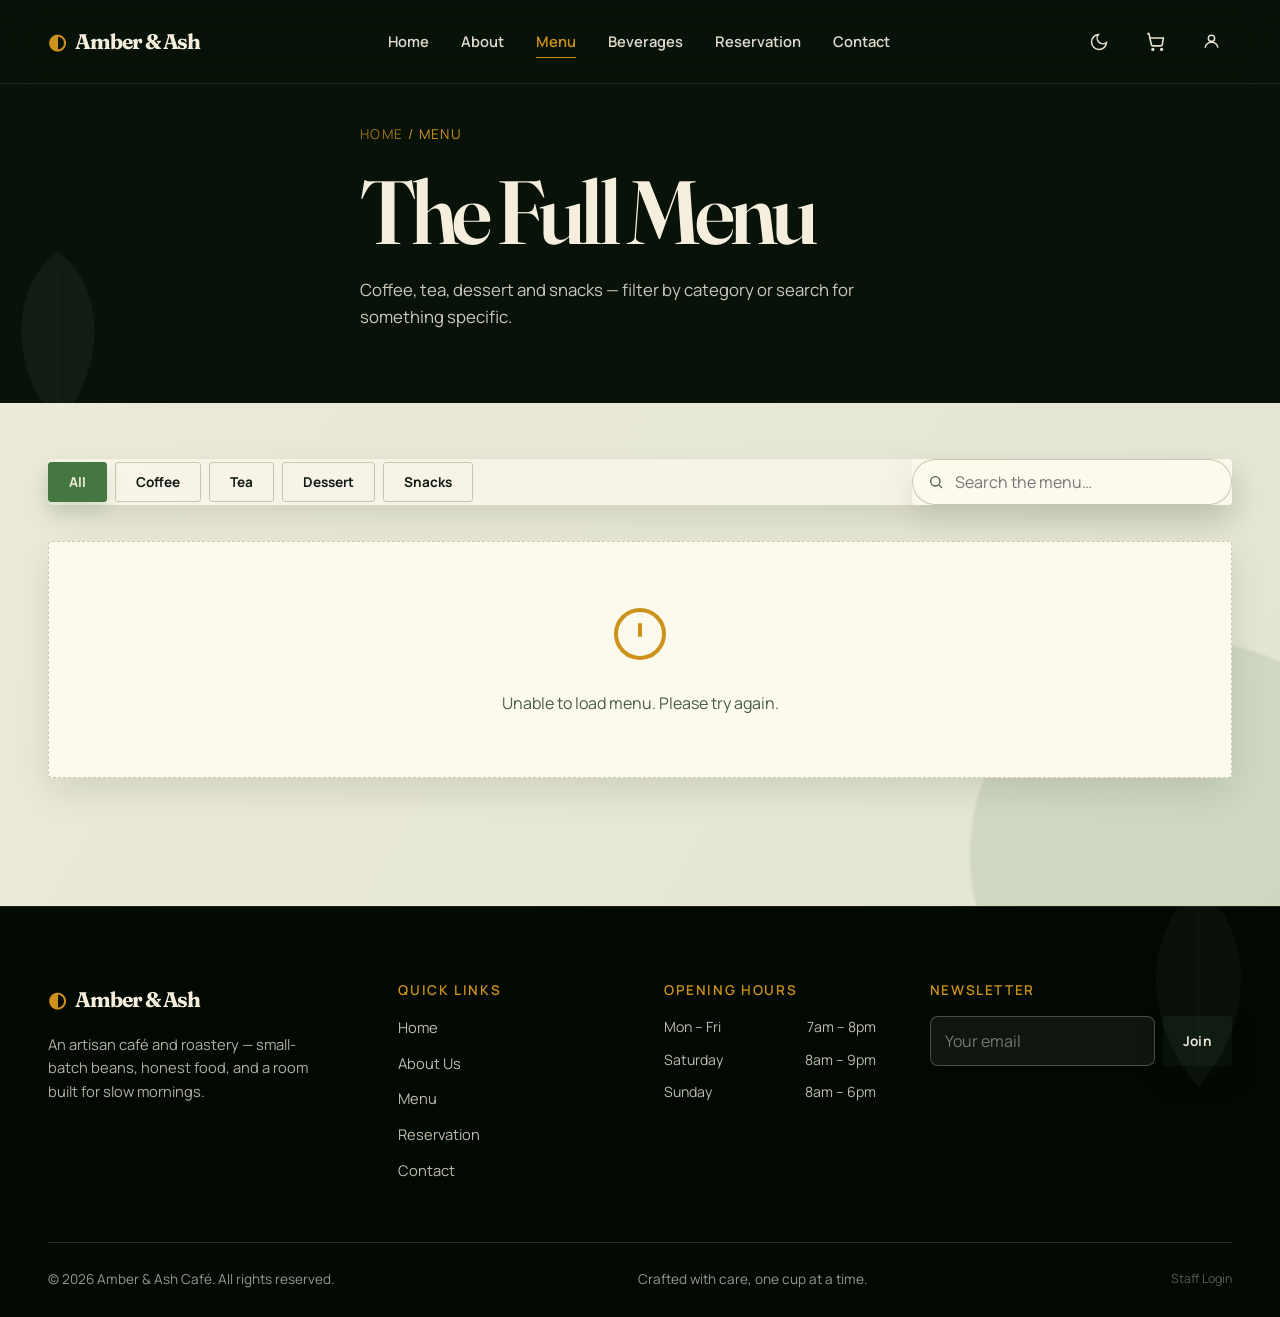
<file: frontend-admin-access-link/frontend-admin-access-link/frontend/menu.html>
<!DOCTYPE html>
<html lang="en">
<head>
<meta charset="UTF-8">
<meta name="viewport" content="width=device-width, initial-scale=1.0">
<title>Full Menu — Amber &amp; Ash</title>
<meta name="description" content="Browse the full Amber & Ash menu: coffee, tea, dessert and snacks.">
<link rel="preconnect" href="https://images.unsplash.com">
<link rel="stylesheet" href="css/style.css">
</head>
<body>

<div id="loading-screen" aria-hidden="true"><div class="spinner"></div><span class="load-text">Amber &amp; Ash</span></div>
<div id="scroll-progress"></div>

<header class="navbar">
  <div class="container">
    <a href="index.html" class="brand"><span class="bean">◐</span> Amber &amp; Ash</a>
    <nav class="nav-links" aria-label="Primary">
      <a href="index.html">Home</a>
      <a href="about.html">About</a>
      <a href="menu.html">Menu</a>
      <a href="beverages.html">Beverages</a>
      <a href="reservation.html">Reservation</a>
      <a href="contact.html">Contact</a>
    </nav>
    <div class="nav-actions">
      <button class="icon-btn theme-toggle" aria-label="Toggle dark mode">
        <svg class="icon-moon" width="20" height="20" viewBox="0 0 24 24" fill="none" stroke="currentColor" stroke-width="1.8"><path d="M21 12.8A9 9 0 1111.2 3a7 7 0 009.8 9.8z"/></svg>
        <svg class="icon-sun" width="20" height="20" viewBox="0 0 24 24" fill="none" stroke="currentColor" stroke-width="1.8"><circle cx="12" cy="12" r="4"/><path d="M12 2v2M12 20v2M4.9 4.9l1.4 1.4M17.7 17.7l1.4 1.4M2 12h2M20 12h2M4.9 19.1l1.4-1.4M17.7 6.3l1.4-1.4"/></svg>
      </button>
      <a href="cart.html" class="icon-btn" aria-label="View cart">
        <svg width="21" height="21" viewBox="0 0 24 24" fill="none" stroke="currentColor" stroke-width="1.8"><circle cx="9" cy="21" r="1"/><circle cx="19" cy="21" r="1"/><path d="M2.5 3h2l2.7 12.4a2 2 0 002 1.6h8.6a2 2 0 002-1.6L21 8H6"/></svg>
        <span class="cart-badge">0</span>
      </a>
      <button class="hamburger" aria-label="Open menu" aria-expanded="false"><span></span><span></span><span></span></button>
    </div>
  </div>
</header>

<div class="menu-overlay"></div>
<nav class="mobile-menu" aria-label="Mobile">
  <a href="index.html">Home</a>
  <a href="about.html">About</a>
  <a href="menu.html">Menu</a>
  <a href="beverages.html">Beverages</a>
  <a href="reservation.html">Reservation</a>
  <a href="cart.html">Cart</a>
  <a href="contact.html">Contact</a>
</nav>

<main>
  <section class="page-hero">
    <div class="container">
      <p class="breadcrumb"><a href="index.html">Home</a> / Menu</p>
      <h1 class="section-title">The Full Menu</h1>
      <p class="section-desc" style="color:rgba(255,248,231,.8);max-width:560px;">Coffee, tea, dessert and snacks — filter by category or search for something specific.</p>
    </div>
  </section>

  <section class="section" style="padding-top:56px;">
    <div class="container">
      <div class="filter-bar" data-reveal>
        <div class="filter-tabs" id="filter-tabs">
          <button class="filter-tab active" data-filter="all">All</button>
          <button class="filter-tab" data-filter="coffee">Coffee</button>
          <button class="filter-tab" data-filter="tea">Tea</button>
          <button class="filter-tab" data-filter="dessert">Dessert</button>
          <button class="filter-tab" data-filter="snacks">Snacks</button>
        </div>
        <div class="search-wrap">
          <svg viewBox="0 0 24 24" fill="none" stroke="currentColor" stroke-width="2"><circle cx="11" cy="11" r="7"/><path d="M21 21l-4.3-4.3"/></svg>
          <input type="text" id="menu-search" placeholder="Search the menu…" aria-label="Search menu items">
        </div>
      </div>
      <div class="menu-grid stagger" id="menu-grid"></div>
    </div>
  </section>
</main>

<button id="back-to-top" aria-label="Back to top"><svg viewBox="0 0 24 24" fill="none" stroke="currentColor" stroke-width="2"><path d="M12 19V5M5 12l7-7 7 7"/></svg></button>

<footer>
  <div class="container">
    <div class="footer-grid">
      <div class="footer-brand">
        <a href="index.html" class="brand" style="color:var(--cream);"><span class="bean" style="color:var(--gold);">◐</span> Amber &amp; Ash</a>
        <p>An artisan café and roastery — small-batch beans, honest food, and a room built for slow mornings.</p>
      </div>
      <div class="footer-col">
        <h4>Quick Links</h4>
        <a href="index.html">Home</a>
        <a href="about.html">About Us</a>
        <a href="menu.html">Menu</a>
        <a href="reservation.html">Reservation</a>
        <a href="contact.html">Contact</a>
      </div>
      <div class="footer-col">
        <h4>Opening Hours</h4>
        <div class="hours-row"><span>Mon – Fri</span><span>7am – 8pm</span></div>
        <div class="hours-row"><span>Saturday</span><span>8am – 9pm</span></div>
        <div class="hours-row"><span>Sunday</span><span>8am – 6pm</span></div>
      </div>
      <div class="footer-col">
        <h4>Newsletter</h4>
        <form class="newsletter-form" onsubmit="event.preventDefault(); showToast('Subscribed! Check your inbox soon.'); this.reset();">
          <input type="email" required placeholder="Your email">
          <button type="submit" class="btn btn-primary btn-sm">Join</button>
        </form>
      </div>
    </div>
    <div class="footer-bottom">
      <span>© 2026 Amber &amp; Ash Café. All rights reserved.</span>
      <span>Crafted with care, one cup at a time.</span>
      <a href="admin-login.html" style="color:rgba(255,248,231,.35);font-size:.78rem;">Staff Login</a>
    </div>
  </div>
</footer>

<script src="js/api.js"></script>
<script src="js/data.js"></script>
<script src="js/cart.js"></script>
<script src="js/reviews.js"></script>
<script src="js/auth.js"></script>
<script src="js/main.js"></script>
<script>
  const grid = document.getElementById("menu-grid");
  const menuCategories = ["coffee","tea","dessert","snacks"];
  let items = [];

  grid.innerHTML = `<div class="empty-state"><p>Loading menu…</p></div>`;

  function draw(list){
    grid.innerHTML = list.length
      ? list.map(renderTicket).join("")
      : `<div class="empty-state">
          <svg viewBox="0 0 24 24" fill="none" stroke="currentColor" stroke-width="1.5"><circle cx="11" cy="11" r="7"/><path d="M21 21l-4.3-4.3"/></svg>
          <p>No items match your search.</p>
        </div>`;
    initScrollReveal();
  }

  let activeFilter = "all";
  function apply(){
    const q = document.getElementById("menu-search").value.trim().toLowerCase();
    let list = items;
    if(activeFilter !== "all") list = list.filter(i => i.category === activeFilter);
    if(q) list = list.filter(i => i.name.toLowerCase().includes(q) || i.desc.toLowerCase().includes(q));
    draw(list);
  }

  document.getElementById("filter-tabs").addEventListener("click", (e)=>{
    const btn = e.target.closest(".filter-tab");
    if(!btn) return;
    document.querySelectorAll(".filter-tab").forEach(b=>b.classList.remove("active"));
    btn.classList.add("active");
    activeFilter = btn.dataset.filter;
    apply();
  });
  document.getElementById("menu-search").addEventListener("input", apply);

  menuItemsReady.then(() => {
    items = MENU_ITEMS.filter(i => menuCategories.includes(i.category));
    if(!MENU_ITEMS.length){
      grid.innerHTML = `<div class="empty-state">
          <svg viewBox="0 0 24 24" fill="none" stroke="currentColor" stroke-width="1.5"><circle cx="12" cy="12" r="9"/><path d="M12 8v5M12 16h.01"/></svg>
          <p>Unable to load menu. Please try again.</p>
        </div>`;
      return;
    }
    apply();
  });
</script>
</body>
</html>
</file>
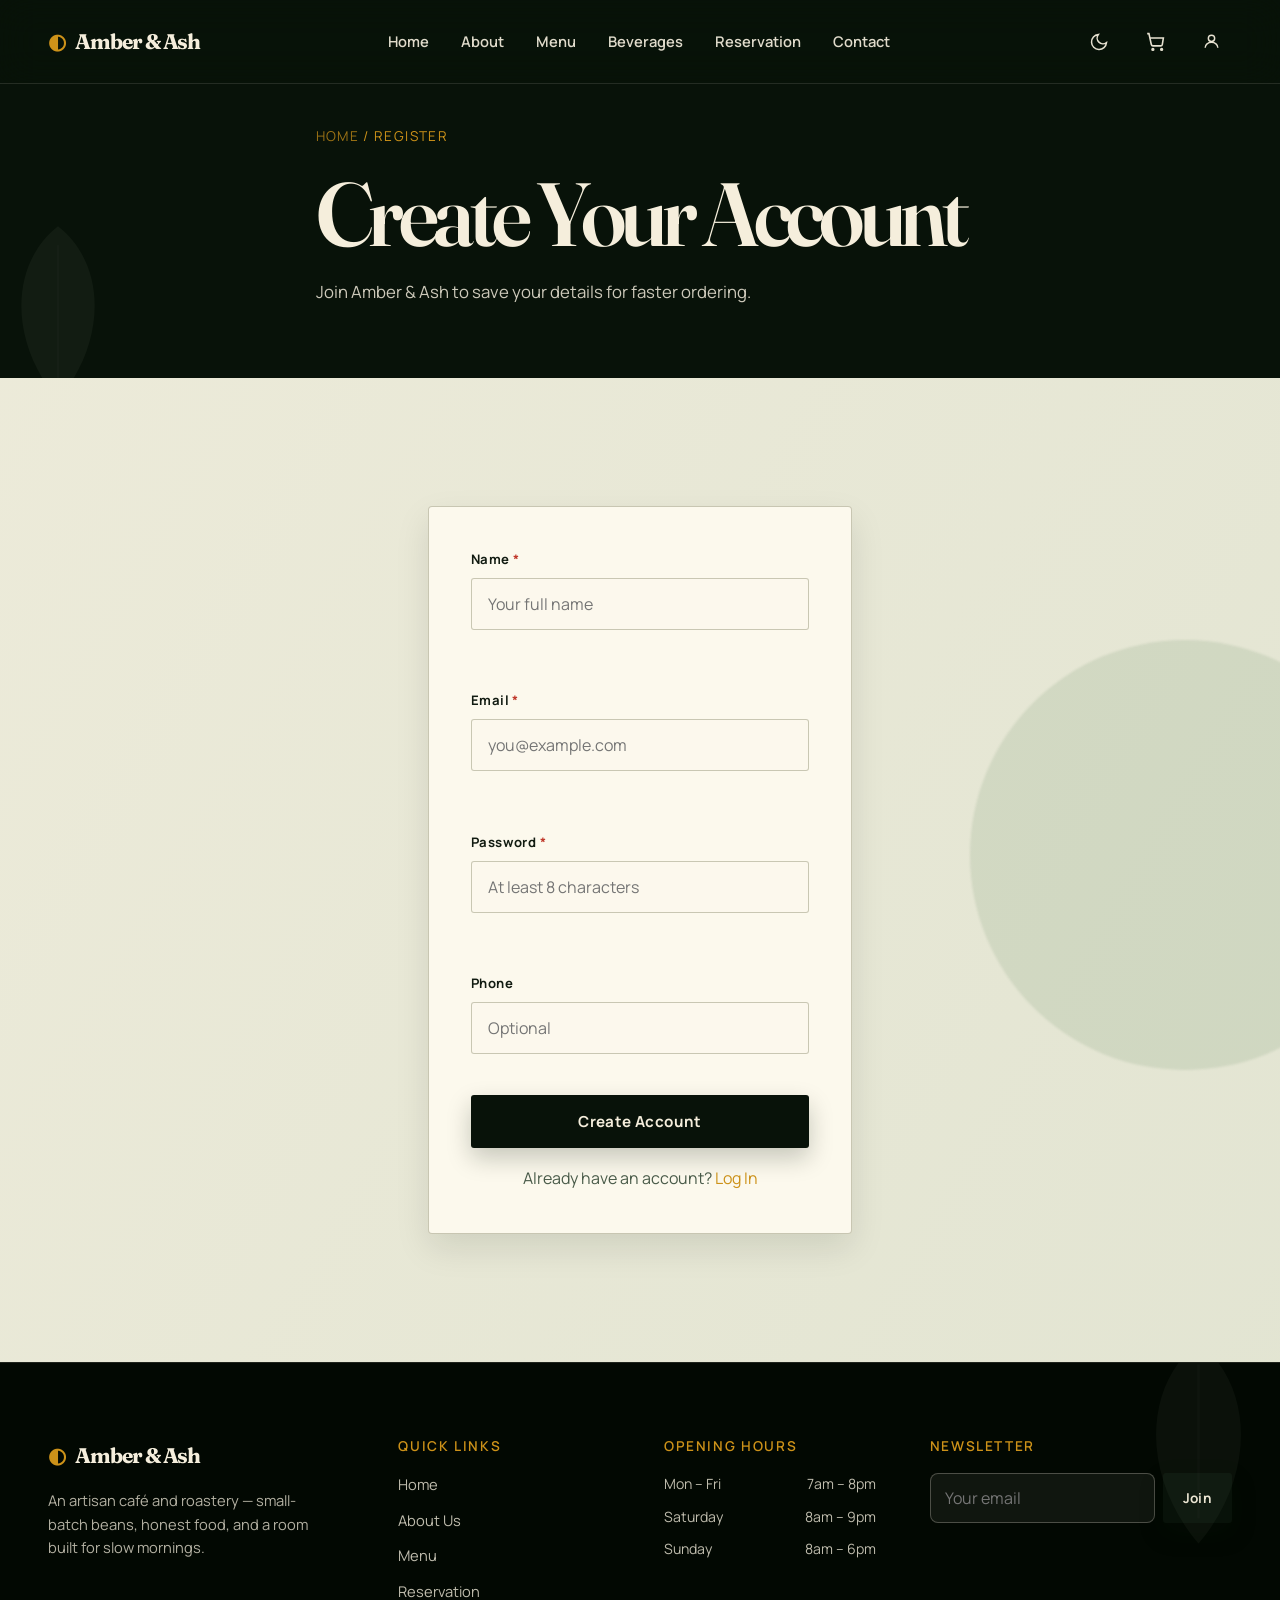
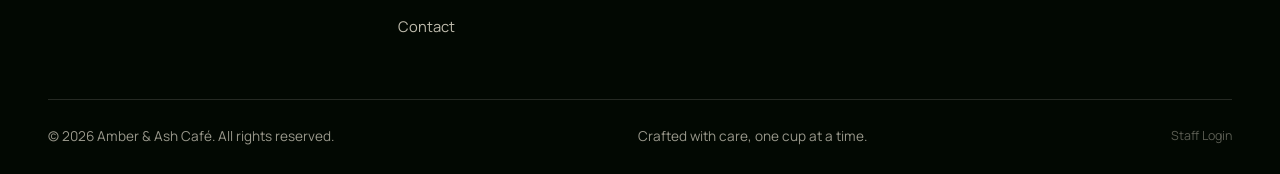
<file: frontend-admin-access-link/frontend-admin-access-link/frontend/register.html>
<!DOCTYPE html>
<html lang="en">
<head>
<meta charset="UTF-8">
<meta name="viewport" content="width=device-width, initial-scale=1.0">
<title>Register — Amber &amp; Ash</title>
<meta name="description" content="Create your Amber & Ash account.">
<link rel="stylesheet" href="css/style.css">
</head>
<body>

<div id="loading-screen" aria-hidden="true"><div class="spinner"></div><span class="load-text">Amber &amp; Ash</span></div>
<div id="scroll-progress"></div>

<header class="navbar">
  <div class="container">
    <a href="index.html" class="brand"><span class="bean">◐</span> Amber &amp; Ash</a>
    <nav class="nav-links" aria-label="Primary">
      <a href="index.html">Home</a>
      <a href="about.html">About</a>
      <a href="menu.html">Menu</a>
      <a href="beverages.html">Beverages</a>
      <a href="reservation.html">Reservation</a>
      <a href="contact.html">Contact</a>
    </nav>
    <div class="nav-actions">
      <button class="icon-btn theme-toggle" aria-label="Toggle dark mode">
        <svg class="icon-moon" width="20" height="20" viewBox="0 0 24 24" fill="none" stroke="currentColor" stroke-width="1.8"><path d="M21 12.8A9 9 0 1111.2 3a7 7 0 009.8 9.8z"/></svg>
        <svg class="icon-sun" width="20" height="20" viewBox="0 0 24 24" fill="none" stroke="currentColor" stroke-width="1.8"><circle cx="12" cy="12" r="4"/><path d="M12 2v2M12 20v2M4.9 4.9l1.4 1.4M17.7 17.7l1.4 1.4M2 12h2M20 12h2M4.9 19.1l1.4-1.4M17.7 6.3l1.4-1.4"/></svg>
      </button>
      <a href="cart.html" class="icon-btn" aria-label="View cart">
        <svg width="21" height="21" viewBox="0 0 24 24" fill="none" stroke="currentColor" stroke-width="1.8"><circle cx="9" cy="21" r="1"/><circle cx="19" cy="21" r="1"/><path d="M2.5 3h2l2.7 12.4a2 2 0 002 1.6h8.6a2 2 0 002-1.6L21 8H6"/></svg>
        <span class="cart-badge">0</span>
      </a>
      <button class="hamburger" aria-label="Open menu" aria-expanded="false"><span></span><span></span><span></span></button>
    </div>
  </div>
</header>

<div class="menu-overlay"></div>
<nav class="mobile-menu" aria-label="Mobile">
  <a href="index.html">Home</a>
  <a href="about.html">About</a>
  <a href="menu.html">Menu</a>
  <a href="beverages.html">Beverages</a>
  <a href="reservation.html">Reservation</a>
  <a href="cart.html">Cart</a>
  <a href="contact.html">Contact</a>
</nav>

<main>
  <section class="page-hero">
    <div class="container">
      <p class="breadcrumb"><a href="index.html">Home</a> / Register</p>
      <h1 class="section-title">Create Your Account</h1>
      <p class="section-desc" style="color:rgba(255,248,231,.8);max-width:560px;">Join Amber &amp; Ash to save your details for faster ordering.</p>
    </div>
  </section>

  <section class="section">
    <div class="container" style="max-width:520px;">
      <div class="form-card" data-reveal="scale">
        <form id="register-form" novalidate>
          <div class="form-grid">
            <div class="field full"><label for="rg-name">Name <span class="req">*</span></label>
              <input type="text" id="rg-name" placeholder="Your full name"><span class="error-msg"></span></div>
            <div class="field full"><label for="rg-email">Email <span class="req">*</span></label>
              <input type="email" id="rg-email" placeholder="you@example.com"><span class="error-msg"></span></div>
            <div class="field full"><label for="rg-password">Password <span class="req">*</span></label>
              <input type="password" id="rg-password" placeholder="At least 8 characters"><span class="error-msg"></span></div>
            <div class="field full"><label for="rg-phone">Phone</label>
              <input type="text" id="rg-phone" placeholder="Optional"><span class="error-msg"></span></div>
          </div>
          <button type="submit" class="btn btn-primary btn-block" id="register-submit-btn">Create Account</button>
        </form>
        <div class="success-box" id="register-success">
          <div class="success-ring"><svg viewBox="0 0 24 24" fill="none" stroke="currentColor" stroke-width="2.4" stroke-linecap="round" stroke-linejoin="round"><path d="M4 12l6 6L20 6"/></svg></div>
          <h3>Account created!</h3>
          <p style="color:var(--text-soft);margin-top:8px;">You can now log in with your new account.</p>
          <a href="login.html" class="btn btn-primary" style="margin-top:18px;">Go to Login</a>
        </div>
        <p id="register-login-link" style="text-align:center;margin-top:18px;color:var(--text-soft);">
          Already have an account? <a href="login.html" style="color:var(--gold);">Log In</a>
        </p>
      </div>
    </div>
  </section>
</main>

<button id="back-to-top" aria-label="Back to top"><svg viewBox="0 0 24 24" fill="none" stroke="currentColor" stroke-width="2"><path d="M12 19V5M5 12l7-7 7 7"/></svg></button>

<footer>
  <div class="container">
    <div class="footer-grid">
      <div class="footer-brand">
        <a href="index.html" class="brand" style="color:var(--cream);"><span class="bean" style="color:var(--gold);">◐</span> Amber &amp; Ash</a>
        <p>An artisan café and roastery — small-batch beans, honest food, and a room built for slow mornings.</p>
      </div>
      <div class="footer-col">
        <h4>Quick Links</h4>
        <a href="index.html">Home</a>
        <a href="about.html">About Us</a>
        <a href="menu.html">Menu</a>
        <a href="reservation.html">Reservation</a>
        <a href="contact.html">Contact</a>
      </div>
      <div class="footer-col">
        <h4>Opening Hours</h4>
        <div class="hours-row"><span>Mon – Fri</span><span>7am – 8pm</span></div>
        <div class="hours-row"><span>Saturday</span><span>8am – 9pm</span></div>
        <div class="hours-row"><span>Sunday</span><span>8am – 6pm</span></div>
      </div>
      <div class="footer-col">
        <h4>Newsletter</h4>
        <form class="newsletter-form" onsubmit="event.preventDefault(); showToast('Subscribed! Check your inbox soon.'); this.reset();">
          <input type="email" required placeholder="Your email">
          <button type="submit" class="btn btn-primary btn-sm">Join</button>
        </form>
      </div>
    </div>
    <div class="footer-bottom">
      <span>© 2026 Amber &amp; Ash Café. All rights reserved.</span>
      <span>Crafted with care, one cup at a time.</span>
      <a href="admin-login.html" style="color:rgba(255,248,231,.35);font-size:.78rem;">Staff Login</a>
    </div>
  </div>
</footer>

<script src="js/api.js"></script>
<script src="js/data.js"></script>
<script src="js/cart.js"></script>
<script src="js/reviews.js"></script>
<script src="js/auth.js"></script>
<script src="js/main.js"></script>
<script>
  const registerForm = document.getElementById("register-form");
  const registerSubmitBtn = document.getElementById("register-submit-btn");

  registerForm.addEventListener("submit", async (e) => {
    e.preventDefault();
    const nameField = document.getElementById("rg-name");
    const emailField = document.getElementById("rg-email");
    const passwordField = document.getElementById("rg-password");
    const phoneField = document.getElementById("rg-phone");

    const checks = [
      validateField(nameField, { required:true }),
      validateField(emailField, { required:true, email:true }),
      validateField(passwordField, { required:true }),
    ];
    if(passwordField.value && passwordField.value.length < 8){
      const field = passwordField.closest(".field");
      const errorEl = field?.querySelector(".error-msg");
      if(field) field.classList.add("error");
      if(errorEl) errorEl.textContent = "Password must be at least 8 characters.";
      checks.push(false);
    }
    if(phoneField.value.trim()){
      checks.push(validateField(phoneField, { phone:true }));
    }

    if(!checks.every(Boolean)){
      showToast("Please fix the highlighted fields");
      return;
    }

    registerSubmitBtn.disabled = true;
    const originalText = registerSubmitBtn.textContent;
    registerSubmitBtn.textContent = "Creating account…";

    try{
      // Backend register (Part 5) does not return a token — it only
      // creates the account, so this does NOT auto-log-in. The user
      // logs in separately afterward, matching actual API behavior.
      await API.registerCustomer({
        name: nameField.value.trim(),
        email: emailField.value.trim(),
        password: passwordField.value,
        phone: phoneField.value.trim(),
      });
      registerForm.style.display = "none";
      document.getElementById("register-login-link").style.display = "none";
      document.getElementById("register-success").classList.add("show");
      showToast("Account created! Please log in.");
    }catch(err){
      showToast(err.message || "Registration failed. Please try again.");
      registerSubmitBtn.disabled = false;
      registerSubmitBtn.textContent = originalText;
    }
  });
</script>
</body>
</html>
</file>
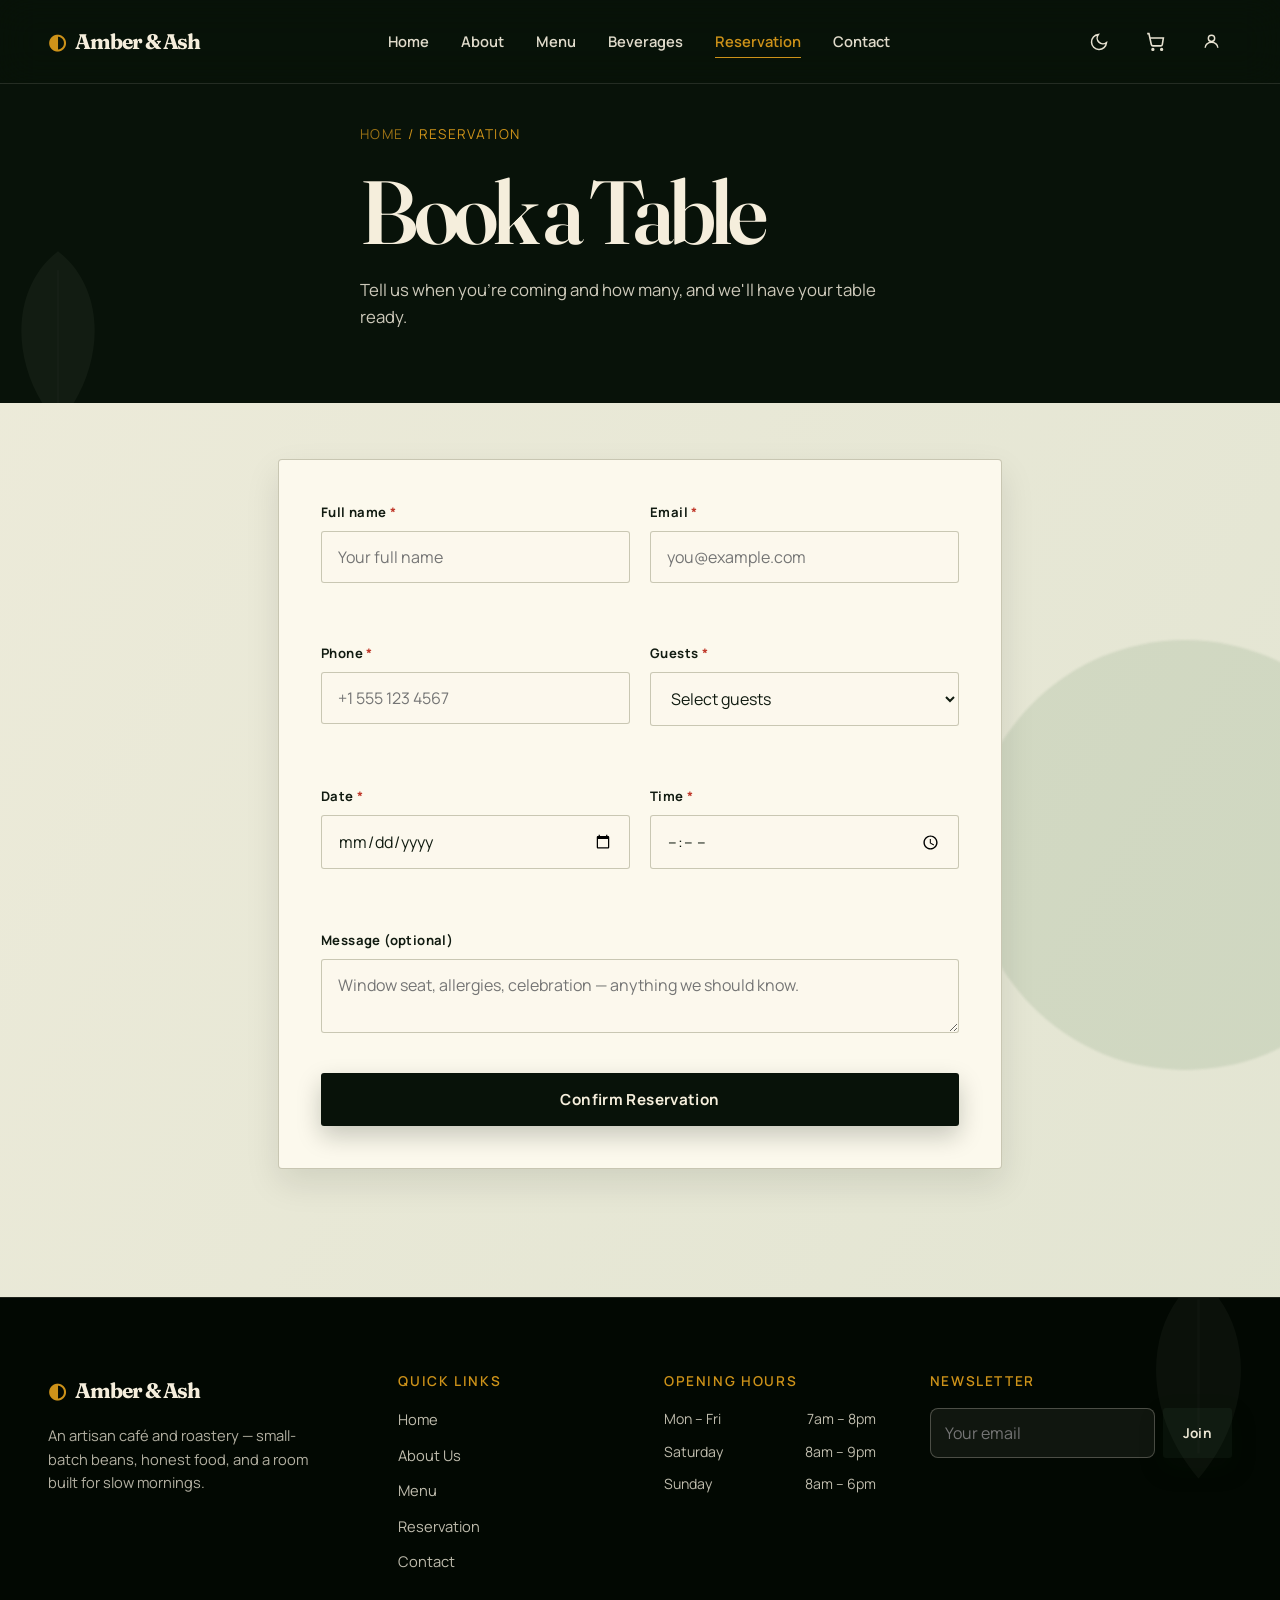
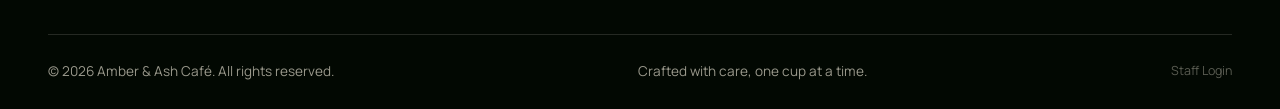
<file: frontend-admin-access-link/frontend-admin-access-link/frontend/reservation.html>
<!DOCTYPE html>
<html lang="en">
<head>
<meta charset="UTF-8">
<meta name="viewport" content="width=device-width, initial-scale=1.0">
<title>Book a Table — Amber &amp; Ash</title>
<meta name="description" content="Reserve a table at Amber & Ash café and roastery.">
<link rel="stylesheet" href="css/style.css">
</head>
<body>

<div id="loading-screen" aria-hidden="true"><div class="spinner"></div><span class="load-text">Amber &amp; Ash</span></div>
<div id="scroll-progress"></div>

<header class="navbar">
  <div class="container">
    <a href="index.html" class="brand"><span class="bean">◐</span> Amber &amp; Ash</a>
    <nav class="nav-links" aria-label="Primary">
      <a href="index.html">Home</a>
      <a href="about.html">About</a>
      <a href="menu.html">Menu</a>
      <a href="beverages.html">Beverages</a>
      <a href="reservation.html">Reservation</a>
      <a href="contact.html">Contact</a>
    </nav>
    <div class="nav-actions">
      <button class="icon-btn theme-toggle" aria-label="Toggle dark mode">
        <svg class="icon-moon" width="20" height="20" viewBox="0 0 24 24" fill="none" stroke="currentColor" stroke-width="1.8"><path d="M21 12.8A9 9 0 1111.2 3a7 7 0 009.8 9.8z"/></svg>
        <svg class="icon-sun" width="20" height="20" viewBox="0 0 24 24" fill="none" stroke="currentColor" stroke-width="1.8"><circle cx="12" cy="12" r="4"/><path d="M12 2v2M12 20v2M4.9 4.9l1.4 1.4M17.7 17.7l1.4 1.4M2 12h2M20 12h2M4.9 19.1l1.4-1.4M17.7 6.3l1.4-1.4"/></svg>
      </button>
      <a href="cart.html" class="icon-btn" aria-label="View cart">
        <svg width="21" height="21" viewBox="0 0 24 24" fill="none" stroke="currentColor" stroke-width="1.8"><circle cx="9" cy="21" r="1"/><circle cx="19" cy="21" r="1"/><path d="M2.5 3h2l2.7 12.4a2 2 0 002 1.6h8.6a2 2 0 002-1.6L21 8H6"/></svg>
        <span class="cart-badge">0</span>
      </a>
      <button class="hamburger" aria-label="Open menu" aria-expanded="false"><span></span><span></span><span></span></button>
    </div>
  </div>
</header>

<div class="menu-overlay"></div>
<nav class="mobile-menu" aria-label="Mobile">
  <a href="index.html">Home</a>
  <a href="about.html">About</a>
  <a href="menu.html">Menu</a>
  <a href="beverages.html">Beverages</a>
  <a href="reservation.html">Reservation</a>
  <a href="cart.html">Cart</a>
  <a href="contact.html">Contact</a>
</nav>

<main>
  <section class="page-hero">
    <div class="container">
      <p class="breadcrumb"><a href="index.html">Home</a> / Reservation</p>
      <h1 class="section-title">Book a Table</h1>
      <p class="section-desc" style="color:rgba(255,248,231,.8);max-width:560px;">Tell us when you're coming and how many, and we'll have your table ready.</p>
    </div>
  </section>

  <section class="section" style="padding-top:56px;">
    <div class="container" style="max-width:820px;">
      <div class="form-card" data-reveal="scale">
        <form id="reservation-form" novalidate>
          <div class="form-grid">
            <div class="field">
              <label for="r-name">Full name <span class="req">*</span></label>
              <input type="text" id="r-name" name="name" placeholder="Your full name">
              <span class="error-msg"></span>
            </div>
            <div class="field">
              <label for="r-email">Email <span class="req">*</span></label>
              <input type="email" id="r-email" name="email" placeholder="you@example.com">
              <span class="error-msg"></span>
            </div>
            <div class="field">
              <label for="r-phone">Phone <span class="req">*</span></label>
              <input type="tel" id="r-phone" name="phone" placeholder="+1 555 123 4567">
              <span class="error-msg"></span>
            </div>
            <div class="field">
              <label for="r-guests">Guests <span class="req">*</span></label>
              <select id="r-guests" name="guests">
                <option value="">Select guests</option>
                <option>1 Guest</option><option>2 Guests</option><option>3 Guests</option>
                <option>4 Guests</option><option>5 Guests</option><option>6+ Guests</option>
              </select>
              <span class="error-msg"></span>
            </div>
            <div class="field">
              <label for="r-date">Date <span class="req">*</span></label>
              <input type="date" id="r-date" name="date">
              <span class="error-msg"></span>
            </div>
            <div class="field">
              <label for="r-time">Time <span class="req">*</span></label>
              <input type="time" id="r-time" name="time">
              <span class="error-msg"></span>
            </div>
            <div class="field full">
              <label for="r-message">Message (optional)</label>
              <textarea id="r-message" name="message" placeholder="Window seat, allergies, celebration — anything we should know."></textarea>
              <span class="error-msg"></span>
            </div>
          </div>
          <button type="submit" class="btn btn-primary btn-block">Confirm Reservation</button>
        </form>

        <div class="success-box" id="success-box">
          <div class="success-ring">
            <svg viewBox="0 0 24 24" fill="none" stroke="currentColor" stroke-width="2.4" stroke-linecap="round" stroke-linejoin="round"><path d="M4 12l6 6L20 6"/></svg>
          </div>
          <h3>Table reserved!</h3>
          <p style="color:var(--text-soft);margin-top:8px;">A confirmation has been sent to your email. We'll see you soon.</p>
          <button class="btn btn-outline" style="margin-top:20px;" onclick="resetReservation()">Book Another Table</button>
        </div>
      </div>
    </div>
  </section>
</main>

<button id="back-to-top" aria-label="Back to top"><svg viewBox="0 0 24 24" fill="none" stroke="currentColor" stroke-width="2"><path d="M12 19V5M5 12l7-7 7 7"/></svg></button>

<footer>
  <div class="container">
    <div class="footer-grid">
      <div class="footer-brand">
        <a href="index.html" class="brand" style="color:var(--cream);"><span class="bean" style="color:var(--gold);">◐</span> Amber &amp; Ash</a>
        <p>An artisan café and roastery — small-batch beans, honest food, and a room built for slow mornings.</p>
      </div>
      <div class="footer-col">
        <h4>Quick Links</h4>
        <a href="index.html">Home</a>
        <a href="about.html">About Us</a>
        <a href="menu.html">Menu</a>
        <a href="reservation.html">Reservation</a>
        <a href="contact.html">Contact</a>
      </div>
      <div class="footer-col">
        <h4>Opening Hours</h4>
        <div class="hours-row"><span>Mon – Fri</span><span>7am – 8pm</span></div>
        <div class="hours-row"><span>Saturday</span><span>8am – 9pm</span></div>
        <div class="hours-row"><span>Sunday</span><span>8am – 6pm</span></div>
      </div>
      <div class="footer-col">
        <h4>Newsletter</h4>
        <form class="newsletter-form" onsubmit="event.preventDefault(); showToast('Subscribed! Check your inbox soon.'); this.reset();">
          <input type="email" required placeholder="Your email">
          <button type="submit" class="btn btn-primary btn-sm">Join</button>
        </form>
      </div>
    </div>
    <div class="footer-bottom">
      <span>© 2026 Amber &amp; Ash Café. All rights reserved.</span>
      <span>Crafted with care, one cup at a time.</span>
      <a href="admin-login.html" style="color:rgba(255,248,231,.35);font-size:.78rem;">Staff Login</a>
    </div>
  </div>
</footer>

<script src="js/api.js"></script>
<script src="js/data.js"></script>
<script src="js/cart.js"></script>
<script src="js/reviews.js"></script>
<script src="js/auth.js"></script>
<script src="js/main.js"></script>
<script>
  const form = document.getElementById("reservation-form");
  const successBox = document.getElementById("success-box");

  function resetReservation(){
    successBox.classList.remove("show");
    form.style.display = "block";
    form.reset();
  }

  // Prefill from the logged-in customer's account, like checkout does.
  if(currentCustomer){
    document.getElementById("r-name").value = currentCustomer.name || "";
    document.getElementById("r-email").value = currentCustomer.email || "";
    if(currentCustomer.phone) document.getElementById("r-phone").value = currentCustomer.phone;
  }

  form.addEventListener("submit", async (e)=>{
    e.preventDefault();
    const name = document.getElementById("r-name");
    const email = document.getElementById("r-email");
    const phone = document.getElementById("r-phone");
    const guests = document.getElementById("r-guests");
    const date = document.getElementById("r-date");
    const time = document.getElementById("r-time");
    const message = document.getElementById("r-message");

    const checks = [
      validateField(name, { required:true }),
      validateField(email, { required:true, email:true }),
      validateField(phone, { required:true, phone:true }),
      validateField(guests, { required:true }),
      validateField(date, { required:true }),
      validateField(time, { required:true })
    ];

    if(!checks.every(Boolean)){
      showToast("Please fix the highlighted fields");
      return;
    }

    // The existing "1 Guest".."6+ Guests" options map to the backend's
    // integer partySize (1-20) by taking the leading number; "6+"
    // becomes 6, since the backend has no "or more" concept.
    const partySize = parseInt(guests.value, 10) || 1;

    const submitBtn = form.querySelector("button[type=submit]");
    submitBtn.disabled = true;
    const originalText = submitBtn.textContent;
    submitBtn.textContent = "Booking…";

    try{
      const payload = {
        date: date.value,
        time: time.value,
        partySize,
        specialRequest: message.value.trim(),
      };
      if(!currentCustomer){
        // Guests must supply contact details directly — an
        // authenticated customer's account details are used instead
        // by the backend regardless of what's sent here.
        payload.customerDetails = {
          name: name.value.trim(),
          email: email.value.trim(),
          phone: phone.value.trim(),
        };
      }

      const res = await API.createReservation(payload);
      form.style.display = "none";
      successBox.classList.add("show");
      successBox.querySelector("p").textContent =
        `Reservation ${res.data.reservation.reservationNumber} confirmed for ${res.data.reservation.date} at ${res.data.reservation.time}, party of ${res.data.reservation.partySize}.`;
      showToast("Reservation requested!");
    }catch(err){
      showToast(err.message || "Could not complete your reservation. Please try again.");
    }finally{
      submitBtn.disabled = false;
      submitBtn.textContent = originalText;
    }
  });

  // set min date to today, and constrain time to the café's booking
  // window (08:00–22:00) to match the backend's validation rule.
  document.getElementById("r-date").min = new Date().toISOString().split("T")[0];
  document.getElementById("r-time").min = "08:00";
  document.getElementById("r-time").max = "22:00";
</script>
</body>
</html>
</file>
<file: frontend-admin-access-link/frontend-admin-access-link/frontend/css/style.css>
/* ==========================================================================
   AMBER & ASH — Café website stylesheet
   Design language: warm artisanal roastery. Signature elements: perforated
   "tasting ticket" menu cards, roast-strength bean meter, steam-wisp dividers.
   ========================================================================== */

/* ---------- Fonts ---------- */
@import url('https://fonts.googleapis.com/css2?family=Fraunces:opsz,wght@9..144,300;9..144,400;9..144,500;9..144,600;9..144,700&family=Manrope:wght@400;500;600;700;800&display=swap');

/* ---------- Design tokens ---------- */
:root{
  /* Amber & Ash — the name IS the palette: Ash = charcoal/grey base,
     Amber = the one warm accent. Same variable names as before (every
     component below references these), only the values moved from a
     warm-brown scheme to charcoal/grey with a single amber accent. */
  --dark-brown:#1B1B1D;       /* "Ash" — near-black charcoal */
  --coffee-brown:#54545A;     /* mid slate-grey (secondary accents/borders) */
  --cream:#F5F3EF;            /* warm off-white/greige, not pure white */
  --white:#FFFFFF;
  --gold:#C9962F;             /* "Amber" — warm accent, used sparingly */
  --sage:#75816B;             /* muted natural-leaf green, used very sparingly */

  /* derived tones */
  --ink:#1C1B1A;
  --dark-brown-2:#111112;
  --coffee-soft:#8A8A8F;
  --cream-dim:#EAE7E1;
  --gold-soft: rgba(201,150,47,.16);
  --gold-line: rgba(201,150,47,.4);
  --line: rgba(20,20,20,.10);
  --shadow-soft: 0 10px 28px rgba(20,20,20,.09);
  --shadow-lift: 0 20px 42px rgba(20,20,20,.16);

  --font-display:'Fraunces', Georgia, serif;
  --font-body:'Manrope', -apple-system, BlinkMacSystemFont, sans-serif;

  --radius-sm:6px;
  --radius-md:12px;
  --radius-lg:18px;

  --ease:cubic-bezier(.22,.8,.32,1);
  --dur-s:.3s;
  --dur-m:.5s;
  --dur-l:.8s;

  --nav-h:84px;
  --container:1220px;

  --bg:var(--cream);
  --surface:var(--white);
  --text:var(--ink);
  --text-soft:#6E6C68;
  --border:var(--line);
}

/* ---------- Dark mode ---------- */
[data-theme="dark"]{
  --bg:#141414;
  --surface:#1D1D1F;
  --text:#EDEDEC;
  --text-soft:#A6A5A2;
  --border: rgba(255,255,255,.10);
  --shadow-soft: 0 10px 28px rgba(0,0,0,.35);
  --shadow-lift: 0 20px 42px rgba(0,0,0,.5);
  --cream-dim:#232325;
}

/* ---------- Reset ---------- */
*,*::before,*::after{box-sizing:border-box;margin:0;padding:0;}
html{scroll-behavior:smooth;}
@media (prefers-reduced-motion: reduce){
  html{scroll-behavior:auto;}
  *,*::before,*::after{animation-duration:.001ms !important;animation-iteration-count:1 !important;transition-duration:.001ms !important;scroll-behavior:auto !important;}
}
body{
  font-family:var(--font-body);
  background:var(--bg);
  color:var(--text);
  line-height:1.6;
  overflow-x:hidden;
  transition:background var(--dur-m) var(--ease), color var(--dur-m) var(--ease);
}
img{max-width:100%;display:block;}
a{color:inherit;text-decoration:none;}
ul{list-style:none;}
button{font-family:inherit;cursor:pointer;border:none;background:none;color:inherit;}
input,textarea,select{font-family:inherit;font-size:1rem;color:inherit;}
h1,h2,h3,h4{font-family:var(--font-display);font-weight:600;line-height:1.15;letter-spacing:-.01em;}
.container{max-width:var(--container);margin:0 auto;padding:0 clamp(20px,5vw,48px);}

:focus-visible{outline:2px solid var(--gold);outline-offset:3px;border-radius:4px;}

/* ---------- Utility ---------- */
.eyebrow{
  display:inline-flex;align-items:center;gap:10px;
  font-size:.78rem;letter-spacing:.18em;text-transform:uppercase;
  color:var(--coffee-brown);font-weight:700;margin-bottom:14px;
}
[data-theme="dark"] .eyebrow{color:var(--gold);}
.eyebrow::before{content:"";width:26px;height:1px;background:var(--gold);display:inline-block;}
.section{padding:clamp(64px,9vw,120px) 0;position:relative;}
.section-head{max-width:640px;margin-bottom:48px;}
.section-head.center{margin-inline:auto;text-align:center;}
.section-title{font-size:clamp(2rem,4vw,2.9rem);}
.section-desc{color:var(--text-soft);margin-top:14px;font-size:1.05rem;}

.btn{
  display:inline-flex;align-items:center;justify-content:center;gap:10px;
  padding:16px 34px;border-radius:10px;font-weight:700;font-size:.95rem;
  letter-spacing:.02em;position:relative;overflow:hidden;
  transition:transform var(--dur-s) var(--ease), box-shadow var(--dur-s) var(--ease), background var(--dur-s) var(--ease), color var(--dur-s) var(--ease);
  white-space:nowrap;
}
.btn-primary{background:var(--gold);color:var(--white);box-shadow:0 10px 22px rgba(201,150,47,.28);}
.btn-primary:hover{transform:translateY(-3px);box-shadow:0 16px 30px rgba(201,150,47,.36);}
.btn-primary::before{
  content:"";position:absolute;top:0;left:-60%;width:35%;height:100%;
  background:linear-gradient(115deg, transparent, rgba(255,255,255,.4), transparent);
  transform:skewX(-18deg);pointer-events:none;
}
.btn-primary:hover::before{animation:btnShine .85s var(--ease);}
@keyframes btnShine{from{left:-60%;}to{left:130%;}}
.btn-ghost{border:1.5px solid rgba(245,243,239,.5);color:inherit;backdrop-filter:blur(6px);}
.btn-ghost:hover{background:rgba(245,243,239,.12);transform:translateY(-3px);}
.btn-outline{border:1.5px solid var(--coffee-brown);color:var(--text);}
.btn-outline:hover{background:var(--coffee-brown);color:var(--cream);transform:translateY(-3px);}
.btn-block{width:100%;}
.btn-sm{padding:10px 20px;font-size:.85rem;border-radius:8px;}
.btn[disabled]{opacity:.5;cursor:not-allowed;transform:none !important;}

/* ripple */
.ripple{position:absolute;border-radius:50%;background:rgba(255,255,255,.55);transform:scale(0);animation:rippleAnim .6s var(--ease);pointer-events:none;}
[data-theme="dark"] .ripple{background:rgba(0,0,0,.35);}
@keyframes rippleAnim{to{transform:scale(3);opacity:0;}}

/* ---------- Loading screen ---------- */
#loading-screen{
  position:fixed;inset:0;z-index:9999;background:var(--dark-brown);
  display:flex;align-items:center;justify-content:center;flex-direction:column;gap:18px;
  transition:opacity .6s var(--ease), visibility .6s var(--ease);
}
#loading-screen.hidden{opacity:0;visibility:hidden;pointer-events:none;}
.load-cup{width:56px;height:56px;position:relative;}
.spinner{
  width:56px;height:56px;border-radius:50%;
  border:3px solid rgba(212,175,55,.25);border-top-color:var(--gold);
  animation:spin 1s linear infinite;
}
@keyframes spin{to{transform:rotate(360deg);}}
.load-text{font-family:var(--font-display);color:var(--cream);letter-spacing:.08em;font-size:.9rem;text-transform:uppercase;}

/* ---------- Scroll progress ---------- */
#scroll-progress{position:fixed;top:0;left:0;height:3px;background:var(--gold);z-index:1201;width:0%;transition:width .1s linear;}

/* ---------- Navbar ---------- */
.navbar{
  position:fixed;top:0;left:0;width:100%;z-index:1000;
  height:var(--nav-h);display:flex;align-items:center;
  background:transparent;transition:all var(--dur-m) var(--ease);
}
.navbar.solid{
  height:68px;background:var(--surface);box-shadow:var(--shadow-soft);
  border-bottom:1px solid var(--border);
}
.navbar .container{display:flex;align-items:center;justify-content:space-between;width:100%;}
.brand{display:flex;align-items:center;gap:10px;font-family:var(--font-display);font-size:1.4rem;font-weight:700;color:var(--cream);}
.brand .bean{display:inline-block;transition:transform var(--dur-m) var(--ease);}
.brand:hover .bean{transform:rotate(50deg);}
.navbar.solid .brand{color:var(--text);}
.brand .bean{color:var(--gold);}
.nav-links{display:flex;align-items:center;gap:2px;}
.nav-links a{
  position:relative;padding:10px 16px;font-size:.92rem;font-weight:600;color:rgba(255,248,231,.88);
  transition:color var(--dur-s) var(--ease);
}
.navbar.solid .nav-links a{color:var(--text-soft);}
.nav-links a::after{
  content:"";position:absolute;left:16px;right:16px;bottom:4px;height:2px;background:var(--gold);
  transform:scaleX(0);transform-origin:left;transition:transform var(--dur-s) var(--ease);
}
.nav-links a:hover::after,.nav-links a.active::after{transform:scaleX(1);}
.nav-links a.active{color:var(--gold) !important;}
.nav-actions{display:flex;align-items:center;gap:14px;}
.icon-btn{
  position:relative;width:42px;height:42px;display:flex;align-items:center;justify-content:center;
  border-radius:50%;color:rgba(255,248,231,.9);transition:background var(--dur-s) var(--ease), color var(--dur-s) var(--ease);
}
.navbar.solid .icon-btn{color:var(--text);}
.icon-btn:hover{background:var(--gold-soft);}
.cart-badge{
  position:absolute;top:2px;right:2px;background:var(--gold);color:var(--dark-brown);
  font-size:.65rem;font-weight:800;min-width:17px;height:17px;border-radius:50%;
  display:flex;align-items:center;justify-content:center;padding:0 3px;
  animation:badgePulse 2.6s ease-in-out infinite;
}
@keyframes badgePulse{
  0%,100%{box-shadow:0 0 0 0 rgba(201,150,47,.45);}
  50%{box-shadow:0 0 0 6px rgba(201,150,47,0);}
}
.hamburger{display:none;flex-direction:column;gap:5px;width:28px;z-index:1100;}
.hamburger span{height:2px;background:currentColor;color:var(--cream);width:100%;transition:all var(--dur-s) var(--ease);}
.navbar.solid .hamburger span{background:var(--text);}
.hamburger.open span:nth-child(1){transform:translateY(7px) rotate(45deg);}
.hamburger.open span:nth-child(2){opacity:0;}
.hamburger.open span:nth-child(3){transform:translateY(-7px) rotate(-45deg);}

.mobile-menu{
  position:fixed;top:0;right:0;height:100vh;width:min(340px,82vw);
  background:var(--dark-brown);color:var(--cream);z-index:1050;
  transform:translateX(100%);transition:transform var(--dur-m) var(--ease);
  padding:110px 32px 40px;display:flex;flex-direction:column;gap:6px;overflow-y:auto;
}
.mobile-menu.open{transform:translateX(0);}
.mobile-menu a{padding:14px 4px;font-size:1.1rem;font-weight:600;border-bottom:1px solid rgba(255,248,231,.1);}
.menu-overlay{position:fixed;inset:0;background:rgba(0,0,0,.5);z-index:1040;opacity:0;visibility:hidden;transition:opacity var(--dur-m) var(--ease);}
.menu-overlay.open{opacity:1;visibility:visible;}

/* ---------- Page hero (inner pages) ---------- */
.page-hero{
  min-height:46vh;display:flex;align-items:flex-end;position:relative;overflow:hidden;
  background:linear-gradient(180deg,var(--dark-brown) 0%, var(--dark-brown-2) 100%);
  color:var(--cream);padding:calc(var(--nav-h) + 40px) 0 56px;
}
.page-hero::before{
  content:"";position:absolute;inset:0;
  background-image:radial-gradient(circle at 15% 20%, rgba(212,175,55,.15), transparent 45%),
    radial-gradient(circle at 85% 80%, rgba(212,175,55,.1), transparent 40%);
}
.page-hero .container{position:relative;z-index:1;}
.breadcrumb{color:var(--gold);font-size:.85rem;letter-spacing:.1em;text-transform:uppercase;margin-bottom:14px;}
.breadcrumb a{opacity:.75;}
.breadcrumb a:hover{opacity:1;text-decoration:underline;}

/* ---------- Hero (home) ---------- */
.hero{
  position:relative;min-height:100vh;display:flex;align-items:center;color:var(--cream);overflow:hidden;
}
.hero-bg{
  position:absolute;inset:0;background-size:cover;background-position:center;
  animation:heroZoom 18s ease-in-out infinite alternate;
}
@keyframes heroZoom{from{transform:scale(1);}to{transform:scale(1.12);}}
.hero-overlay{
  position:absolute;inset:0;
  background:linear-gradient(180deg, rgba(15,15,16,.55) 0%, rgba(15,15,16,.72) 60%, rgba(15,15,16,.92) 100%);
}
.hero-content{position:relative;z-index:2;max-width:760px;}
@keyframes leafSway{
  0%,100%{transform:rotate(var(--leaf-rot,0deg)) scaleX(var(--leaf-flip,1)) translateY(0);}
  50%{transform:rotate(calc(var(--leaf-rot,0deg) + 4deg)) scaleX(var(--leaf-flip,1)) translateY(-10px);}
}
.hero::after{
  content:"";position:absolute;bottom:-40px;right:4%;width:200px;height:260px;z-index:1;
  background-image:url("data:image/svg+xml,%3Csvg xmlns='http://www.w3.org/2000/svg' viewBox='0 0 100 140'%3E%3Cpath d='M50 6C14 34 14 92 50 134C86 92 86 34 50 6Z' fill='%2375816B'/%3E%3Cpath d='M50 20V118' stroke='%23FFFFFF' stroke-width='1.5' stroke-opacity='.3'/%3E%3C/svg%3E");
  background-repeat:no-repeat;background-size:contain;opacity:.11;pointer-events:none;
  --leaf-rot:-8deg;--leaf-flip:-1;animation:leafSway 9s ease-in-out infinite .5s;
}
@media (max-width:860px){ .hero::after{display:none;} }
/* Same leaf motif reused sparingly on a few more anchor points — never
   more than one per page, so it stays a signature detail rather than a
   theme (see PROJECT brief: "must not become a botanical theme"). */
.page-hero::after{
  content:"";position:absolute;bottom:-30px;left:-10px;width:150px;height:190px;z-index:0;
  background-image:url("data:image/svg+xml,%3Csvg xmlns='http://www.w3.org/2000/svg' viewBox='0 0 100 140'%3E%3Cpath d='M50 6C14 34 14 92 50 134C86 92 86 34 50 6Z' fill='%2375816B'/%3E%3Cpath d='M50 20V118' stroke='%23FFFFFF' stroke-width='1.5' stroke-opacity='.3'/%3E%3C/svg%3E");
  background-repeat:no-repeat;background-size:contain;opacity:.09;pointer-events:none;
  --leaf-rot:6deg;animation:leafSway 10s ease-in-out infinite 1s;
}
#testimonials{position:relative;overflow:hidden;}
#testimonials::after{
  content:"";position:absolute;top:-24px;right:6%;width:150px;height:190px;
  background-image:url("data:image/svg+xml,%3Csvg xmlns='http://www.w3.org/2000/svg' viewBox='0 0 100 140'%3E%3Cpath d='M50 6C14 34 14 92 50 134C86 92 86 34 50 6Z' fill='%2375816B'/%3E%3Cpath d='M50 20V118' stroke='%23FFFFFF' stroke-width='1.5' stroke-opacity='.3'/%3E%3C/svg%3E");
  background-repeat:no-repeat;background-size:contain;opacity:.1;pointer-events:none;
  --leaf-rot:-14deg;--leaf-flip:-1;animation:leafSway 8.5s ease-in-out infinite .3s;
}
.about-grid{position:relative;}
.about-grid::after{
  content:"";position:absolute;bottom:-20px;right:-10px;width:110px;height:140px;z-index:0;
  background-image:url("data:image/svg+xml,%3Csvg xmlns='http://www.w3.org/2000/svg' viewBox='0 0 100 140'%3E%3Cpath d='M50 6C14 34 14 92 50 134C86 92 86 34 50 6Z' fill='%2375816B'/%3E%3Cpath d='M50 20V118' stroke='%23FFFFFF' stroke-width='1.5' stroke-opacity='.25'/%3E%3C/svg%3E");
  background-repeat:no-repeat;background-size:contain;opacity:.12;pointer-events:none;
  --leaf-rot:10deg;animation:leafSway 7.5s ease-in-out infinite;
}
@media (max-width:860px){ .page-hero::after, #testimonials::after, .about-grid::after{display:none;} }
.hero-eyebrow{
  display:inline-flex;align-items:center;gap:10px;padding:8px 18px;border-radius:100px;
  background:rgba(255,248,231,.1);border:1px solid rgba(212,175,55,.4);
  font-size:.78rem;letter-spacing:.18em;text-transform:uppercase;margin-bottom:26px;
  opacity:0;animation:fadeIn 1s var(--ease) .2s forwards;
}
.hero-title{
  font-size:clamp(2.6rem,7vw,5.2rem);font-weight:600;margin-bottom:20px;
  overflow:hidden;
}
.hero-title .line{display:block;overflow:hidden;}
.hero-title .line span{display:block;transform:translateY(110%);animation:slideUp .9s var(--ease) forwards;}
.hero-title .line:nth-child(1) span{animation-delay:.35s;}
.hero-title .line:nth-child(2) span{animation-delay:.5s;color:var(--gold);font-style:italic;}
@keyframes slideUp{to{transform:translateY(0);}}
.hero-sub{
  font-size:clamp(1rem,1.6vw,1.2rem);color:rgba(255,248,231,.85);max-width:520px;margin-bottom:14px;
  opacity:0;animation:fadeIn 1s var(--ease) .8s forwards;
  min-height:1.6em;
}
.hero-cta{display:flex;gap:18px;flex-wrap:wrap;margin-top:34px;opacity:0;animation:fadeIn 1s var(--ease) 1.05s forwards;}
@keyframes fadeIn{from{opacity:0;transform:translateY(14px);}to{opacity:1;transform:translateY(0);}}
.scroll-cue{
  position:absolute;bottom:38px;left:50%;transform:translateX(-50%);z-index:2;
  display:flex;flex-direction:column;align-items:center;gap:8px;color:var(--cream);opacity:.75;
  font-size:.72rem;letter-spacing:.16em;text-transform:uppercase;
}
.scroll-cue .stick{width:1px;height:34px;background:linear-gradient(var(--gold),transparent);animation:stickMove 1.8s ease-in-out infinite;}
@keyframes stickMove{0%{transform:translateY(0);opacity:1;}100%{transform:translateY(18px);opacity:0;}}

/* steam wisp divider (signature) */
.steam-divider{
  display:flex;justify-content:center;padding:8px 0 0;
}
.steam-divider svg{width:120px;height:46px;color:var(--gold);opacity:.7;}
.steam-path{stroke-dasharray:220;stroke-dashoffset:220;animation:steamDraw 3.2s ease-in-out infinite;}
@keyframes steamDraw{
  0%{stroke-dashoffset:220;opacity:0;}
  15%{opacity:1;}
  55%{stroke-dashoffset:0;opacity:.9;}
  100%{stroke-dashoffset:-220;opacity:0;}
}

/* ---------- Scroll reveal ---------- */
[data-reveal]{opacity:0;transform:translateY(36px);transition:opacity .8s var(--ease), transform .8s var(--ease);}
[data-reveal].in{opacity:1;transform:translateY(0);}
[data-reveal="left"]{transform:translateX(-46px);}
[data-reveal="left"].in{transform:translateX(0);}
[data-reveal="right"]{transform:translateX(46px);}
[data-reveal="right"].in{transform:translateX(0);}
[data-reveal="scale"]{transform:scale(.9);}
[data-reveal="scale"].in{transform:scale(1);}
.stagger [data-reveal]{transition-delay:calc(var(--i,0) * 90ms);}

/* ---------- About ---------- */
.about-grid{display:grid;grid-template-columns:.85fr 1fr;gap:clamp(32px,6vw,80px);align-items:center;}
.about-image{position:relative;border-radius:var(--radius-lg);overflow:hidden;box-shadow:var(--shadow-lift);aspect-ratio:4/5;}
.about-image img{width:100%;height:100%;object-fit:cover;transition:transform 1.2s var(--ease);}
.about-image:hover img{transform:scale(1.08);}
.about-badge{
  position:absolute;bottom:22px;left:22px;background:var(--surface);color:var(--text);
  padding:16px 22px;border-radius:var(--radius-md);box-shadow:var(--shadow-lift);
  font-family:var(--font-display);font-size:1.4rem;font-weight:700;
}
.about-badge span{display:block;font-family:var(--font-body);font-size:.72rem;letter-spacing:.1em;
  text-transform:uppercase;color:var(--text-soft);font-weight:600;margin-top:2px;}
.stats-row{display:grid;grid-template-columns:repeat(3,1fr);gap:18px;margin-top:36px;}
.stat{border-top:2px solid var(--gold-line);padding-top:16px;}
.stat-num{font-family:var(--font-display);font-size:clamp(1.8rem,3vw,2.6rem);font-weight:700;color:var(--gold);}
.stat-label{font-size:.85rem;color:var(--text-soft);margin-top:4px;}

/* ---------- Menu / Tasting-ticket cards ---------- */
.filter-bar{display:flex;flex-wrap:wrap;gap:10px;margin-bottom:36px;align-items:center;justify-content:space-between;}
.filter-tabs{display:flex;flex-wrap:wrap;gap:8px;}
.filter-tab{
  padding:10px 20px;border-radius:100px;border:1.5px solid var(--border);font-weight:700;font-size:.85rem;
  transition:all var(--dur-s) var(--ease);
}
.filter-tab.active,.filter-tab:hover{background:var(--coffee-brown);color:var(--cream);border-color:var(--coffee-brown);}
.search-wrap{position:relative;min-width:220px;flex:1;max-width:320px;}
.search-wrap input{
  width:100%;padding:11px 18px 11px 42px;border-radius:100px;border:1.5px solid var(--border);
  background:var(--surface);color:var(--text);
}
.search-wrap svg{position:absolute;left:16px;top:50%;transform:translateY(-50%);width:16px;height:16px;color:var(--text-soft);}

.menu-grid{display:grid;grid-template-columns:repeat(auto-fill,minmax(270px,1fr));gap:28px;}
.ticket{
  background:var(--surface);border-radius:var(--radius-md);overflow:hidden;position:relative;
  box-shadow:var(--shadow-soft);transition:transform var(--dur-m) var(--ease), box-shadow var(--dur-m) var(--ease);
  display:flex;flex-direction:column;
}
.ticket:hover{transform:translateY(-10px);box-shadow:var(--shadow-lift);}
.ticket:hover .ticket-img img{transform:scale(1.1);}
.ticket-img{aspect-ratio:4/3;overflow:hidden;position:relative;}
.ticket-img img{width:100%;height:100%;object-fit:cover;transition:transform .7s var(--ease);}
.ticket-badge{
  position:absolute;top:12px;left:12px;background:var(--gold);color:var(--dark-brown);
  font-size:.68rem;font-weight:800;letter-spacing:.05em;text-transform:uppercase;
  padding:5px 11px;border-radius:100px;
}
.fav-btn{
  position:absolute;top:12px;right:12px;width:34px;height:34px;border-radius:50%;
  background:rgba(255,255,255,.85);color:var(--coffee-brown);display:flex;align-items:center;justify-content:center;
  transition:all var(--dur-s) var(--ease);
}
.fav-btn:hover{transform:scale(1.12);}
.fav-btn.active{color:#c0392b;}
.fav-btn svg{width:16px;height:16px;}
.ticket-perf{
  position:relative;height:0;
}
.ticket-perf::before{
  content:"";position:absolute;top:-1px;left:0;right:0;
  background-image:radial-gradient(circle,var(--bg) 4px,transparent 4.5px);
  background-size:16px 16px;background-position:left center;height:8px;
}
.ticket-body{padding:20px 22px 22px;display:flex;flex-direction:column;gap:10px;flex:1;
  border-top:1px dashed var(--border);}
.ticket-top{display:flex;justify-content:space-between;align-items:flex-start;gap:10px;}
.ticket-name{font-size:1.15rem;font-weight:700;}
.ticket-price{font-family:var(--font-display);font-weight:700;color:var(--gold);font-size:1.2rem;white-space:nowrap;}
.ticket-desc{font-size:.88rem;color:var(--text-soft);flex:1;}
.roast-meter{display:flex;align-items:center;gap:8px;font-size:.75rem;color:var(--text-soft);}
.beans{display:flex;gap:3px;}
.bean-dot{width:8px;height:8px;border-radius:50% 50% 50% 0;transform:rotate(45deg);background:var(--border);}
.bean-dot.filled{background:var(--coffee-brown);}
[data-theme="dark"] .bean-dot.filled{background:var(--gold);}
.ticket-rating{display:flex;align-items:center;gap:5px;font-size:.8rem;color:var(--gold);font-weight:700;}
.ticket-rating svg{width:14px;height:14px;}
.ticket-foot{display:flex;align-items:center;justify-content:space-between;gap:10px;margin-top:6px;}
.qty-stepper{display:flex;align-items:center;border:1.5px solid var(--border);border-radius:100px;overflow:hidden;}
.qty-stepper button{width:30px;height:30px;font-weight:700;}
.qty-stepper button:hover{background:var(--gold-soft);}
.qty-stepper span{min-width:26px;text-align:center;font-weight:700;font-size:.85rem;}
.add-cart-btn{
  flex:1;background:var(--dark-brown);color:var(--cream);padding:10px 16px;border-radius:100px;
  font-weight:700;font-size:.85rem;display:flex;align-items:center;justify-content:center;gap:8px;
  transition:all var(--dur-s) var(--ease);position:relative;overflow:hidden;
}
.add-cart-btn:hover{background:var(--coffee-brown);transform:translateY(-2px);}
.add-cart-btn.added{background:#4a7c59;}
.empty-state{text-align:center;padding:60px 20px;color:var(--text-soft);grid-column:1/-1;}
.empty-state svg{width:64px;height:64px;color:var(--gold);margin:0 auto 18px;}

/* ---------- Offers ---------- */
.offers-grid{display:grid;grid-template-columns:repeat(auto-fit,minmax(280px,1fr));gap:26px;}
.offer-card{
  padding:34px 30px;border-radius:var(--radius-lg);position:relative;overflow:hidden;
  background:linear-gradient(150deg,var(--dark-brown),var(--coffee-brown));color:var(--cream);
  transition:transform var(--dur-m) var(--ease);
}
.offer-card:hover{transform:translateY(-8px) rotate(-.4deg);}
.offer-card::after{
  content:"";position:absolute;width:180px;height:180px;border-radius:50%;
  background:radial-gradient(circle,var(--gold-soft),transparent 70%);top:-60px;right:-60px;
}
.offer-tag{font-size:.72rem;letter-spacing:.15em;text-transform:uppercase;color:var(--gold);font-weight:700;}
.offer-title{font-family:var(--font-display);font-size:1.7rem;margin:12px 0 10px;}
.offer-desc{color:rgba(255,248,231,.8);font-size:.92rem;margin-bottom:18px;}

/* ---------- Gallery ---------- */
.gallery-grid{display:grid;grid-template-columns:repeat(4,1fr);grid-auto-rows:200px;gap:14px;}
.gallery-item{position:relative;border-radius:var(--radius-sm);overflow:hidden;cursor:pointer;}
.gallery-item:nth-child(3n+1){grid-row:span 2;}
.gallery-item img{width:100%;height:100%;object-fit:cover;transition:transform .6s var(--ease);}
.gallery-item:hover img{transform:scale(1.15);}
.gallery-overlay{
  position:absolute;inset:0;background:linear-gradient(0deg,rgba(15,15,16,.85),transparent 60%);
  display:flex;align-items:flex-end;padding:16px;opacity:0;transition:opacity var(--dur-s) var(--ease);
  color:var(--cream);font-weight:700;font-size:.9rem;
}
.gallery-item:hover .gallery-overlay{opacity:1;}
.lightbox{
  position:fixed;inset:0;background:rgba(10,10,11,.94);z-index:1300;display:flex;align-items:center;justify-content:center;
  opacity:0;visibility:hidden;transition:opacity var(--dur-m) var(--ease);
}
.lightbox.open{opacity:1;visibility:visible;}
.lightbox img{max-width:88vw;max-height:80vh;border-radius:12px;box-shadow:0 30px 80px rgba(0,0,0,.5);}
.lightbox-close,.lightbox-prev,.lightbox-next{
  position:absolute;color:var(--cream);width:48px;height:48px;border-radius:50%;
  display:flex;align-items:center;justify-content:center;background:rgba(255,248,231,.1);
  transition:background var(--dur-s) var(--ease);
}
.lightbox-close:hover,.lightbox-prev:hover,.lightbox-next:hover{background:rgba(255,248,231,.22);}
.lightbox-close{top:24px;right:24px;}
.lightbox-prev{left:24px;top:50%;transform:translateY(-50%);}
.lightbox-next{right:24px;top:50%;transform:translateY(-50%);}
.lightbox-caption{position:absolute;bottom:28px;color:var(--cream);font-family:var(--font-display);font-size:1.1rem;}

/* ---------- Testimonials ---------- */
.testi-wrap{max-width:760px;margin:0 auto;position:relative;}
.testi-track{overflow:hidden;}
.testi-slides{display:flex;transition:transform .6s var(--ease);}
.testi-slide{min-width:100%;text-align:center;padding:10px 20px;}
.testi-avatar{width:74px;height:74px;border-radius:50%;object-fit:cover;margin:0 auto 18px;border:3px solid var(--gold);}
.testi-stars{color:var(--gold);margin-bottom:14px;display:flex;justify-content:center;gap:4px;}
.testi-stars svg{width:16px;height:16px;}
.testi-quote{font-family:var(--font-display);font-size:1.35rem;line-height:1.5;margin-bottom:18px;font-style:italic;}
.testi-name{font-weight:700;}
.testi-role{color:var(--text-soft);font-size:.85rem;}
.testi-nav{display:flex;justify-content:center;gap:14px;margin-top:34px;align-items:center;}
.testi-arrow{width:44px;height:44px;border-radius:50%;border:1.5px solid var(--border);display:flex;align-items:center;justify-content:center;transition:all var(--dur-s) var(--ease);}
.testi-arrow:hover{background:var(--coffee-brown);color:var(--cream);border-color:var(--coffee-brown);}
.testi-dots{display:flex;gap:8px;}
.testi-dot{width:8px;height:8px;border-radius:50%;background:var(--border);transition:all var(--dur-s) var(--ease);}
.testi-dot.active{background:var(--gold);width:24px;border-radius:5px;}

/* ---------- Forms ---------- */
.form-card{
  background:var(--surface);border-radius:var(--radius-lg);padding:clamp(28px,4vw,52px);box-shadow:var(--shadow-soft);
}
.form-grid{display:grid;grid-template-columns:1fr 1fr;gap:20px;}
.field{display:flex;flex-direction:column;gap:8px;margin-bottom:20px;}
.field.full{grid-column:1/-1;}
.field label{font-size:.82rem;font-weight:700;letter-spacing:.03em;}
.field label .req{color:#c0392b;}
.field input,.field select,.field textarea{
  padding:14px 16px;border-radius:10px;border:1.5px solid var(--border);background:var(--bg);color:var(--text);
  transition:border-color var(--dur-s) var(--ease), box-shadow var(--dur-s) var(--ease);
}
.field input:focus,.field select:focus,.field textarea:focus{
  border-color:var(--gold);box-shadow:0 0 0 4px var(--gold-soft);outline:none;
}
.field textarea{resize:vertical;min-height:110px;}
.field.error input,.field.error select,.field.error textarea{border-color:#c0392b;}
.error-msg{font-size:.78rem;color:#c0392b;min-height:1em;}
.field.error .error-msg::before{content:"⚠ ";}
.success-box{
  display:none;text-align:center;padding:50px 20px;
}
.success-box.show{display:block;animation:fadeIn .6s var(--ease);}
.success-ring{
  width:88px;height:88px;border-radius:50%;background:var(--gold-soft);display:flex;align-items:center;justify-content:center;
  margin:0 auto 22px;color:var(--coffee-brown);
}
[data-theme="dark"] .success-ring{color:var(--gold);}
.success-ring svg{width:42px;height:42px;stroke-dasharray:60;stroke-dashoffset:60;animation:drawCheck .6s .2s var(--ease) forwards;}
@keyframes drawCheck{to{stroke-dashoffset:0;}}

/* ---------- Contact ---------- */
.contact-grid{display:grid;grid-template-columns:1fr 1fr;gap:40px;}
.contact-info{display:flex;flex-direction:column;gap:18px;}
.contact-row{display:flex;gap:16px;align-items:flex-start;padding:20px;border-radius:var(--radius-md);background:var(--surface);box-shadow:var(--shadow-soft);}
.contact-icon{width:44px;height:44px;border-radius:50%;background:var(--gold-soft);color:var(--coffee-brown);display:flex;align-items:center;justify-content:center;flex-shrink:0;}
[data-theme="dark"] .contact-icon{color:var(--gold);}
.contact-row h4{font-size:1rem;margin-bottom:4px;}
.contact-row p{color:var(--text-soft);font-size:.9rem;}
.map-box{border-radius:var(--radius-lg);overflow:hidden;height:100%;min-height:320px;position:relative;background:var(--cream-dim);}
.map-box iframe{width:100%;height:100%;border:0;filter:sepia(.25) saturate(1.1);}
.social-row{display:flex;gap:10px;}
.social-icon{width:42px;height:42px;border-radius:50%;background:var(--surface);border:1.5px solid var(--border);display:flex;align-items:center;justify-content:center;transition:all var(--dur-s) var(--ease);}
.social-icon:hover{background:var(--gold);border-color:var(--gold);color:var(--dark-brown);transform:translateY(-4px) rotate(8deg);}

/* ---------- Cart page ---------- */
.cart-layout{display:grid;grid-template-columns:1.6fr 1fr;gap:36px;align-items:flex-start;}
.cart-list{display:flex;flex-direction:column;gap:16px;}
.cart-row{
  display:grid;grid-template-columns:84px 1fr auto auto;gap:16px;align-items:center;
  background:var(--surface);border-radius:var(--radius-md);padding:16px;box-shadow:var(--shadow-soft);
}
.cart-row img{width:84px;height:84px;border-radius:10px;object-fit:cover;}
.cart-row-name{font-weight:700;margin-bottom:4px;}
.cart-row-meta{font-size:.8rem;color:var(--text-soft);}
.cart-row-price{font-family:var(--font-display);font-weight:700;color:var(--gold);}
.remove-btn{color:var(--text-soft);width:34px;height:34px;border-radius:50%;display:flex;align-items:center;justify-content:center;transition:all var(--dur-s) var(--ease);}
.remove-btn:hover{background:rgba(192,57,43,.12);color:#c0392b;}
.summary-card{
  background:var(--surface);border-radius:var(--radius-lg);padding:28px;box-shadow:var(--shadow-soft);position:sticky;top:110px;
}
.summary-row{display:flex;justify-content:space-between;padding:10px 0;font-size:.95rem;color:var(--text-soft);}
.summary-row.total{border-top:1px dashed var(--border);margin-top:8px;padding-top:16px;font-size:1.2rem;font-weight:800;color:var(--text);}
.promo-row{display:flex;gap:8px;margin:16px 0;}
.promo-row input{flex:1;padding:12px 14px;border-radius:10px;border:1.5px solid var(--border);background:var(--bg);color:var(--text);}
.empty-cart{text-align:center;padding:70px 20px;}
.empty-cart svg{width:88px;height:88px;color:var(--gold);margin-bottom:20px;}
.empty-cart h3{margin-bottom:10px;}
.empty-cart p{color:var(--text-soft);margin-bottom:24px;}

/* ---------- Checkout ---------- */
.checkout-layout{display:grid;grid-template-columns:1.5fr 1fr;gap:36px;align-items:flex-start;}
.order-item{display:flex;justify-content:space-between;padding:12px 0;border-bottom:1px solid var(--border);font-size:.9rem;}
.order-item:last-child{border-bottom:0;}
.step-badges{display:flex;gap:14px;margin-bottom:36px;flex-wrap:wrap;}
.step-badge{display:flex;align-items:center;gap:8px;font-size:.82rem;font-weight:700;color:var(--text-soft);}
.step-badge .num{width:26px;height:26px;border-radius:50%;background:var(--border);display:flex;align-items:center;justify-content:center;font-size:.75rem;}
.step-badge.active{color:var(--coffee-brown);}
[data-theme="dark"] .step-badge.active{color:var(--gold);}
.step-badge.active .num{background:var(--gold);color:var(--dark-brown);}

/* ---------- Toasts ---------- */
#toast-wrap{position:fixed;bottom:26px;right:26px;z-index:1400;display:flex;flex-direction:column;gap:10px;}
.toast{
  background:var(--dark-brown);color:var(--cream);padding:14px 20px;border-radius:12px;box-shadow:var(--shadow-lift);
  display:flex;align-items:center;gap:12px;min-width:240px;
  animation:toastIn .4s var(--ease);
}
.toast.leaving{animation:toastOut .35s var(--ease) forwards;}
.toast .dot{width:8px;height:8px;border-radius:50%;background:var(--gold);flex-shrink:0;}
@keyframes toastIn{from{opacity:0;transform:translateX(40px);}to{opacity:1;transform:translateX(0);}}
@keyframes toastOut{to{opacity:0;transform:translateX(40px);}}

/* ---------- Back to top ---------- */
#back-to-top{
  position:fixed;bottom:26px;left:26px;width:50px;height:50px;border-radius:50%;
  background:var(--dark-brown);color:var(--cream);display:flex;align-items:center;justify-content:center;
  z-index:900;opacity:0;visibility:hidden;transform:translateY(16px);
  transition:all var(--dur-s) var(--ease);box-shadow:var(--shadow-lift);
}
#back-to-top.show{opacity:1;visibility:visible;transform:translateY(0);}
#back-to-top:hover{background:var(--gold);color:var(--dark-brown);}
#back-to-top svg{width:20px;height:20px;}

/* ---------- Footer ---------- */
footer{background:var(--dark-brown);color:var(--cream);padding:76px 0 26px;margin-top:0;position:relative;overflow:hidden;}
footer::after{
  content:"";position:absolute;top:-30px;right:-20px;width:180px;height:220px;
  background-image:url("data:image/svg+xml,%3Csvg xmlns='http://www.w3.org/2000/svg' viewBox='0 0 100 140'%3E%3Cpath d='M50 6C14 34 14 92 50 134C86 92 86 34 50 6Z' fill='%2375816B'/%3E%3Cpath d='M50 20V118' stroke='%23FFFFFF' stroke-width='1.5' stroke-opacity='.35'/%3E%3C/svg%3E");
  background-repeat:no-repeat;background-size:contain;opacity:.08;pointer-events:none;
  --leaf-rot:12deg;animation:leafSway 8s ease-in-out infinite;
}
.footer-grid{display:grid;grid-template-columns:1.4fr 1fr 1fr 1.2fr;gap:40px;padding-bottom:48px;}
.footer-brand p{color:rgba(255,248,231,.7);margin:16px 0 20px;font-size:.92rem;max-width:280px;}
.footer-col h4{font-family:var(--font-body);font-size:.85rem;letter-spacing:.1em;text-transform:uppercase;color:var(--gold);margin-bottom:18px;}
.footer-col a,.footer-col li{display:block;color:rgba(255,248,231,.75);font-size:.92rem;margin-bottom:12px;transition:color var(--dur-s) var(--ease), transform var(--dur-s) var(--ease);}
.footer-col a{position:relative;width:fit-content;}
.footer-col a::after{content:"";position:absolute;left:0;bottom:-2px;width:0;height:1px;background:var(--gold);transition:width var(--dur-m) var(--ease);}
.footer-col a:hover{color:var(--gold);transform:translateX(4px);}
.footer-col a:hover::after{width:100%;}
.hours-row{display:flex;justify-content:space-between;font-size:.88rem;color:rgba(255,248,231,.75);margin-bottom:10px;}
.newsletter-form{display:flex;gap:8px;margin-top:8px;}
.newsletter-form input{flex:1;padding:12px 14px;border-radius:8px;border:1px solid rgba(255,248,231,.25);background:rgba(255,248,231,.06);color:var(--cream);}
.footer-bottom{border-top:1px solid rgba(255,248,231,.12);padding-top:26px;display:flex;justify-content:space-between;flex-wrap:wrap;gap:14px;font-size:.85rem;color:rgba(255,248,231,.6);}

/* ---------- Theme toggle ---------- */
.theme-toggle{
  width:42px;height:42px;border-radius:50%;position:relative;display:flex;align-items:center;justify-content:center;
}
.theme-toggle svg{position:absolute;transition:opacity var(--dur-s) var(--ease), transform var(--dur-s) var(--ease);}
.theme-toggle .icon-moon{opacity:1;transform:scale(1);}
.theme-toggle .icon-sun{opacity:0;transform:scale(0);}
[data-theme="dark"] .theme-toggle .icon-moon{opacity:0;transform:scale(0);}
[data-theme="dark"] .theme-toggle .icon-sun{opacity:1;transform:scale(1);}

/* ---------- Cart page qty control reuse ---------- */
.qty-stepper.small button{width:26px;height:26px;font-size:.8rem;}

/* ---------- Responsive ---------- */
@media (max-width:1080px){
  .about-grid{grid-template-columns:1fr;}
  .about-image{max-width:420px;margin:0 auto;}
  .cart-layout,.checkout-layout{grid-template-columns:1fr;}
  .footer-grid{grid-template-columns:1fr 1fr;}
  .gallery-grid{grid-template-columns:repeat(2,1fr);}
}
@media (max-width:860px){
  .nav-links{display:none;}
  .hamburger{display:flex;}
  .form-grid{grid-template-columns:1fr;}
  .contact-grid{grid-template-columns:1fr;}
}
@media (max-width:640px){
  .stats-row{grid-template-columns:1fr;gap:14px;}
  .gallery-grid{grid-template-columns:1fr 1fr;grid-auto-rows:140px;}
  .footer-grid{grid-template-columns:1fr;}
  .cart-row{grid-template-columns:64px 1fr;grid-template-areas:"img name" "img foot";}
  .cart-row img{grid-area:img;width:64px;height:64px;}
  .cart-row-name{grid-area:name;}
  .cart-row > .cart-row-foot{grid-area:foot;}
}

/* glass utility */
.glass{background:rgba(255,248,231,.08);backdrop-filter:blur(14px);-webkit-backdrop-filter:blur(14px);border:1px solid rgba(255,248,231,.15);}

/* ==========================================================================
   PART 2 INTEGRATION: reviews modal
   Uses only existing design tokens (--surface, --radius-lg, --shadow-soft,
   var(--border), var(--gold), var(--text-soft)) — new class names only,
   deliberately NOT reusing .menu-overlay since that already has its own
   dedicated mobile-nav click handler in js/main.js.
   ========================================================================== */
.review-modal-overlay{
  position:fixed;inset:0;background:rgba(0,0,0,.55);z-index:1500;
  display:flex;align-items:center;justify-content:center;padding:20px;
  opacity:0;visibility:hidden;transition:opacity var(--dur-m) var(--ease);
}
.review-modal-overlay.open{opacity:1;visibility:visible;}
.review-modal{
  background:var(--surface);border-radius:var(--radius-lg);box-shadow:var(--shadow-soft);
  max-width:560px;width:100%;max-height:85vh;overflow-y:auto;padding:clamp(24px,4vw,40px);
  position:relative;
}
.review-modal-close{
  position:absolute;top:16px;right:16px;width:36px;height:36px;border-radius:50%;
  display:flex;align-items:center;justify-content:center;background:rgba(0,0,0,.06);
  color:var(--text);
}
.review-summary-row{display:flex;align-items:center;gap:10px;margin:6px 0 20px;color:var(--gold);font-weight:700;}
.review-item{border-bottom:1px solid var(--border);padding:14px 0;}
.review-item:last-child{border-bottom:none;}
.review-item-head{display:flex;justify-content:space-between;align-items:center;font-weight:700;}
.review-item-stars{color:var(--gold);display:inline-flex;gap:2px;}
.review-item-stars svg{width:14px;height:14px;}
.review-item-date{font-size:.78rem;color:var(--text-soft);font-weight:400;}
.review-item-comment{margin-top:6px;color:var(--text-soft);font-size:.92rem;}
.review-own-actions{margin-top:6px;display:flex;gap:10px;}
.review-own-actions button{font-size:.78rem;color:var(--gold);font-weight:700;}
.review-form-rating{display:flex;gap:6px;margin-bottom:16px;}
.review-form-rating button{
  width:36px;height:36px;border-radius:8px;border:1.5px solid var(--border);
  color:var(--text-soft);display:flex;align-items:center;justify-content:center;
}
.review-form-rating button svg{width:18px;height:18px;}
.review-form-rating button.selected{background:var(--gold);border-color:var(--gold);color:var(--dark-brown);}

/* ==========================================================================
   PART 3 ADDITION — Customer account page
   Reuses .form-card/.field/.btn/.empty-cart exactly as checkout and
   cart already do. Only new pieces: tabs, info rows, list rows, and a
   small status-pill vocabulary (needed because Part 2 had no order/
   reservation status UI at all yet).
   ========================================================================== */
.account-tabs{display:flex;gap:10px;flex-wrap:wrap;margin-bottom:26px;}
.account-tab{
  padding:10px 20px;border-radius:999px;border:1.5px solid var(--border);background:var(--surface);
  font-weight:700;font-size:.85rem;color:var(--text-soft);transition:all var(--dur-s) var(--ease);
}
.account-tab:hover{border-color:var(--gold);color:var(--text);}
.account-tab.active{background:var(--coffee-brown);border-color:var(--coffee-brown);color:var(--cream);}
[data-theme="dark"] .account-tab.active{background:var(--gold);border-color:var(--gold);color:var(--dark-brown);}

.account-info-row{display:flex;justify-content:space-between;gap:16px;padding:14px 0;border-bottom:1px dashed var(--border);font-size:.92rem;}
.account-info-row:last-child{border-bottom:0;}
.account-info-row span{color:var(--text-soft);}

.account-list{display:flex;flex-direction:column;gap:14px;}
.account-list-row{background:var(--surface);border-radius:var(--radius-md);box-shadow:var(--shadow-soft);padding:18px 22px;}
.account-list-row-head{display:flex;justify-content:space-between;align-items:center;gap:10px;flex-wrap:wrap;margin-bottom:6px;}
.account-list-row-meta{color:var(--text-soft);font-size:.85rem;margin-bottom:4px;}
.account-list-row-detail{font-size:.9rem;color:var(--text-soft);}
.account-list-row-foot{margin-top:12px;display:flex;justify-content:space-between;align-items:center;flex-wrap:wrap;gap:10px;font-size:.9rem;}

.status-pill{
  display:inline-flex;align-items:center;padding:5px 14px;border-radius:999px;font-size:.72rem;font-weight:800;
  letter-spacing:.03em;text-transform:uppercase;white-space:nowrap;
}
.status-pending,.status-preparing{background:var(--gold-soft);color:#8a6512;}
.status-confirmed,.status-ready{background:rgba(63,125,79,.15);color:#2e5d3a;}
.status-completed{background:rgba(63,125,79,.22);color:#254a2c;}
.status-cancelled,.status-rejected,.status-no_show{background:rgba(192,57,43,.13);color:#a33323;}
[data-theme="dark"] .status-pending,[data-theme="dark"] .status-preparing{color:#e8c874;}
[data-theme="dark"] .status-confirmed,[data-theme="dark"] .status-ready,[data-theme="dark"] .status-completed{color:#7fcf94;}
[data-theme="dark"] .status-cancelled,[data-theme="dark"] .status-rejected,[data-theme="dark"] .status-no_show{color:#e88c7d;}

/* ==========================================================================
   PART 3 ADDITION — Admin login + dashboard
   Deliberately a bit more utilitarian than the public site (dark
   sidebar, table layout) so it reads as a back-office tool rather
   than a customer-facing page — while still using the exact same
   color tokens, radii, and fonts, so it clearly belongs to the same
   brand.
   ========================================================================== */
.admin-login-wrap{min-height:100vh;display:flex;align-items:center;justify-content:center;padding:24px;background:var(--dark-brown);}
.admin-login-card{background:var(--surface);border-radius:var(--radius-lg);box-shadow:var(--shadow-lift);padding:clamp(32px,5vw,52px);max-width:420px;width:100%;}
.admin-login-card .brand{justify-content:center;display:flex;margin-bottom:8px;font-size:1.3rem;}
.admin-login-card p.sub{text-align:center;color:var(--text-soft);margin-bottom:28px;font-size:.9rem;}

.admin-shell{display:flex;min-height:100vh;background:var(--bg);color:var(--text);}
.admin-sidebar{
  width:240px;flex-shrink:0;background:var(--dark-brown);color:var(--cream);padding:26px 18px;
  display:flex;flex-direction:column;gap:6px;position:sticky;top:0;height:100vh;
}
.admin-sidebar .brand{color:var(--cream);font-size:1.05rem;margin-bottom:24px;padding:0 10px;}
.admin-sidebar .brand .bean{color:var(--gold);}
.admin-nav-link{
  display:flex;align-items:center;gap:10px;padding:12px 14px;border-radius:10px;color:rgba(255,248,231,.75);
  font-weight:700;font-size:.9rem;transition:all var(--dur-s) var(--ease);
}
.admin-nav-link:hover{background:rgba(255,248,231,.08);color:var(--cream);}
.admin-nav-link.active{background:var(--gold);color:var(--dark-brown);}
.admin-sidebar-foot{margin-top:auto;padding-top:16px;border-top:1px solid rgba(255,248,231,.15);}
.admin-main{flex:1;min-width:0;padding:32px clamp(20px,4vw,44px);}
.admin-topbar{display:flex;justify-content:space-between;align-items:center;margin-bottom:28px;flex-wrap:wrap;gap:14px;}
.admin-topbar h1{font-size:1.6rem;}

.admin-stats-grid{display:grid;grid-template-columns:repeat(auto-fit,minmax(180px,1fr));gap:16px;margin-bottom:30px;}
.admin-stat-card{background:var(--surface);border-radius:var(--radius-md);padding:20px;box-shadow:var(--shadow-soft);}
.admin-stat-card .num{font-family:var(--font-display);font-size:2rem;font-weight:700;color:var(--gold);}
.admin-stat-card .label{color:var(--text-soft);font-size:.82rem;margin-top:4px;}
.admin-stat-note{font-size:.72rem;color:var(--text-soft);opacity:.8;margin-top:16px;}

.admin-card{background:var(--surface);border-radius:var(--radius-lg);box-shadow:var(--shadow-soft);padding:clamp(20px,3vw,32px);}
.admin-toolbar{display:flex;justify-content:space-between;align-items:center;gap:14px;flex-wrap:wrap;margin-bottom:20px;}
.admin-toolbar select{padding:10px 14px;border-radius:10px;border:1.5px solid var(--border);background:var(--bg);color:var(--text);}

.admin-table-wrap{overflow-x:auto;}
.admin-table{width:100%;border-collapse:collapse;font-size:.88rem;}
.admin-table th{text-align:left;padding:10px 12px;color:var(--text-soft);font-size:.75rem;text-transform:uppercase;letter-spacing:.04em;border-bottom:2px solid var(--border);}
.admin-table td{padding:12px;border-bottom:1px solid var(--border);vertical-align:middle;}
.admin-table tr:last-child td{border-bottom:0;}
.admin-table select{padding:6px 10px;border-radius:8px;border:1.5px solid var(--border);background:var(--bg);color:var(--text);font-size:.82rem;}
.admin-row-actions{display:flex;gap:8px;}
.admin-row-actions button{font-size:.78rem;font-weight:700;color:var(--gold);}
.admin-row-actions button.danger{color:#c0392b;}
.admin-product-thumb{width:44px;height:44px;border-radius:8px;object-fit:cover;}
.admin-available-badge{padding:4px 10px;border-radius:999px;font-size:.72rem;font-weight:800;}
.admin-available-badge.yes{background:rgba(63,125,79,.15);color:#2e5d3a;}
.admin-available-badge.no{background:rgba(192,57,43,.13);color:#a33323;}

.admin-modal-overlay{
  position:fixed;inset:0;background:rgba(0,0,0,.55);z-index:1500;
  display:flex;align-items:center;justify-content:center;padding:20px;
  opacity:0;visibility:hidden;transition:opacity var(--dur-m) var(--ease);
}
.admin-modal-overlay.open{opacity:1;visibility:visible;}
.admin-modal{
  background:var(--surface);border-radius:var(--radius-lg);box-shadow:var(--shadow-soft);
  max-width:520px;width:100%;max-height:85vh;overflow-y:auto;padding:clamp(24px,4vw,40px);
  position:relative;color:var(--text);
}
.admin-modal-close{
  position:absolute;top:16px;right:16px;width:36px;height:36px;border-radius:50%;
  display:flex;align-items:center;justify-content:center;background:rgba(0,0,0,.06);color:var(--text);
}
.admin-unavailable-note{background:var(--gold-soft);border-radius:var(--radius-md);padding:16px 20px;font-size:.85rem;color:var(--text-soft);}

.admin-image-upload{display:flex;align-items:flex-start;gap:16px;}
.admin-image-preview{width:72px;height:72px;border-radius:var(--radius-sm);object-fit:cover;border:1.5px solid var(--border);background:var(--bg);flex-shrink:0;}
.admin-image-upload-controls{display:flex;flex-direction:column;flex-wrap:wrap;gap:8px;flex:1;min-width:0;}
.admin-image-hint{font-size:.76rem;color:var(--text-soft);display:block;margin-top:6px;}
.admin-image-upload-controls .error-msg{width:100%;}
.admin-image-mode-tabs{display:flex;gap:6px;margin-bottom:4px;}
.admin-image-mode-tab{
  padding:6px 12px;border-radius:999px;font-size:.78rem;font-weight:700;
  border:1.5px solid var(--border);background:transparent;color:var(--text-soft);
}
.admin-image-mode-tab.active{border-color:var(--gold);color:var(--text);background:var(--gold-soft);}
#pm-mode-file-panel, #pm-mode-url-panel{display:flex;flex-direction:column;}

@media (max-width: 860px){
  .admin-shell{flex-direction:column;}
  .admin-sidebar{width:100%;height:auto;position:relative;flex-direction:row;overflow-x:auto;align-items:center;}
  .admin-sidebar .brand{margin-bottom:0;}
  .admin-sidebar-foot{margin-top:0;padding-top:0;border-top:0;margin-left:auto;}
}

/* ==========================================================================
   2026 VISUAL REFRESH: charcoal, botanical, editorial cafe system
   UI-only overrides. Existing HTML, JS, API calls, cart, auth and admin logic
   remain unchanged.
   ========================================================================== */
:root{
  --dark-brown:oklch(19% .018 145);
  --dark-brown-2:oklch(14% .018 145);
  --coffee-brown:oklch(36% .035 145);
  --cream:oklch(96% .018 90);
  --white:oklch(99% .008 90);
  --gold:oklch(68% .12 78);
  --sage:oklch(54% .08 142);
  --ink:oklch(22% .018 145);
  --bg:oklch(94% .018 105);
  --surface:oklch(98% .012 95);
  --cream-dim:oklch(89% .026 105);
  --text:oklch(22% .018 145);
  --text-soft:oklch(47% .025 145);
  --border:oklch(75% .025 105 / .58);
  --line:oklch(22% .018 145 / .14);
  --gold-soft:oklch(68% .12 78 / .15);
  --gold-line:oklch(68% .12 78 / .38);
  --shadow-soft:0 12px 35px oklch(22% .018 145 / .09);
  --shadow-lift:0 24px 60px oklch(22% .018 145 / .18);
  --radius-sm:5px;
  --radius-md:10px;
  --radius-lg:16px;
  --ease:cubic-bezier(.16,1,.3,1);
}

body{background-color:var(--bg);font-optical-sizing:auto;position:relative;isolation:isolate}
body::before{content:"";position:fixed;inset:0;z-index:-1;pointer-events:none;opacity:.055;background-image:url('https://images.unsplash.com/photo-1448375240586-882707db888b?auto=format&fit=crop&w=1800&q=70');background-size:cover;background-position:center;mix-blend-mode:multiply}
[data-theme="dark"]{--bg:oklch(16% .018 145);--surface:oklch(21% .018 145);--text:oklch(93% .014 90);--text-soft:oklch(73% .02 105);--border:oklch(52% .025 145 / .55);--cream-dim:oklch(23% .018 145)}
[data-theme="dark"] body::before{opacity:.08;mix-blend-mode:screen}

h1,h2,h3,h4{letter-spacing:-.035em;text-wrap:balance}
.container{max-width:1280px}
.eyebrow{color:var(--sage);letter-spacing:.2em}
.eyebrow::before{background:var(--gold);width:32px}
.btn{border-radius:4px;min-height:48px;box-shadow:none;transition:transform .22s var(--ease),background .22s var(--ease),color .22s var(--ease),border-color .22s var(--ease)}
.btn-primary{background:var(--dark-brown);color:var(--cream);box-shadow:0 10px 22px oklch(19% .018 145 / .18)}
.btn-primary:hover{background:var(--sage);box-shadow:0 14px 30px oklch(54% .08 142 / .23)}
.btn-primary::before{display:none}
.btn-outline{border-color:var(--dark-brown);color:var(--dark-brown)}
.btn-outline:hover{background:var(--dark-brown);color:var(--cream)}
.btn-ghost{border-color:oklch(96% .018 90 / .55);backdrop-filter:none}

.navbar{background:oklch(19% .018 145 / .18);backdrop-filter:blur(14px);border-bottom:1px solid oklch(96% .018 90 / .12)}
.navbar.solid{background:var(--surface);border-bottom-color:var(--border);box-shadow:0 8px 28px oklch(22% .018 145 / .08)}
.brand{font-size:1.32rem;letter-spacing:-.04em}
.brand .bean{color:var(--gold)}
.nav-links{gap:4px}.nav-links a{border-radius:4px;padding:9px 14px}.nav-links a::after{left:14px;right:14px;height:1px;background:var(--gold)}
.icon-btn:hover{background:var(--gold-soft)}

.hero-bg{background-image:url('https://images.unsplash.com/photo-1448375240586-882707db888b?auto=format&fit=crop&w=2000&q=85') !important;animation:none;transform:scale(1.015)}
.hero-overlay{background:linear-gradient(180deg,oklch(14% .018 145 / .48) 0%,oklch(14% .018 145 / .72) 62%,oklch(14% .018 145 / .94) 100%)}
.hero-title{max-width:760px;font-size:clamp(3rem,8vw,6.9rem);letter-spacing:-.065em}
.hero-eyebrow{color:oklch(88% .035 105);letter-spacing:.18em}
.hero-sub{max-width:55ch;color:oklch(91% .02 105);font-size:1.08rem}
.hero-cta{gap:16px}.scroll-cue{color:oklch(88% .035 105)}

.page-hero{background:var(--dark-brown);min-height:42vh;padding-bottom:72px}
.page-hero::before{background-image:url('https://images.unsplash.com/photo-1448375240586-882707db888b?auto=format&fit=crop&w=1600&q=70');background-size:cover;background-position:center;opacity:.16}
.page-hero .section-title{font-size:clamp(3rem,7vw,5.8rem);letter-spacing:-.06em}
.breadcrumb{color:var(--gold)}

.section{padding-block:clamp(72px,10vw,132px)}
.section-head{margin-bottom:54px}.section-title{font-size:clamp(2.2rem,4vw,3.6rem)}
.section-desc{max-width:64ch}
.about-grid{align-items:center;gap:clamp(40px,8vw,110px)}
.about-image{border-radius:4px;box-shadow:var(--shadow-lift)}
.about-image::after{border-color:var(--gold)}
.about-badge{background:var(--dark-brown);color:var(--cream);border-radius:4px;box-shadow:var(--shadow-soft)}
.stat-num{color:var(--sage)}

.menu-grid{gap:28px}.menu-card,.offer-card,.form-card,.admin-card,.admin-stat-card,.account-list-row{border-radius:4px;box-shadow:var(--shadow-soft);border:1px solid var(--border);background:var(--surface)}
.menu-card{overflow:hidden;transition:transform .28s var(--ease),box-shadow .28s var(--ease)}
.menu-card:hover{transform:translateY(-7px);box-shadow:var(--shadow-lift)}
.menu-card img{filter:saturate(.84);transition:transform .5s var(--ease),filter .5s var(--ease)}.menu-card:hover img{transform:scale(1.045);filter:saturate(1)}
.menu-card-body{padding:22px}.menu-card-title{letter-spacing:-.02em}.menu-card-price{color:var(--sage)}
.filter-bar,.search-wrap{border-color:var(--border);background:var(--surface);border-radius:4px}
.filter-tab{border-radius:3px}.filter-tab.active{background:var(--dark-brown);color:var(--cream);border-color:var(--dark-brown)}

.offer-card{position:relative;overflow:hidden}.offer-card::after{content:"";position:absolute;width:170px;height:170px;border:1px solid var(--gold-line);border-radius:50%;right:-72px;bottom:-90px}.offer-tag{color:var(--sage)}
.gallery-grid{gap:14px}.gallery-item{border-radius:4px;box-shadow:0 8px 24px oklch(22% .018 145 / .08)}.gallery-item img{filter:saturate(.72);transition:transform .5s var(--ease),filter .5s var(--ease)}.gallery-item:hover img{filter:saturate(1);transform:scale(1.045)}.gallery-overlay{background:linear-gradient(180deg,transparent,oklch(14% .018 145 / .82));}

.form-card{padding:clamp(24px,4vw,42px)}.field input,.field textarea,.field select{border-radius:4px;border-color:var(--border);background:var(--surface);min-height:48px}.field input:focus,.field textarea:focus,.field select:focus{border-color:var(--sage);box-shadow:0 0 0 3px oklch(54% .08 142 / .14)}
.empty-cart,.empty-state{border:1px dashed var(--border);background:var(--surface);border-radius:4px}
.cart-row{background:var(--surface);border-color:var(--border);border-radius:4px}.qty-stepper{border-radius:3px;border-color:var(--border)}

footer{background:var(--dark-brown);border-top:1px solid oklch(96% .018 90 / .1)}.footer-grid{gap:54px}.footer-col h4{color:var(--gold);letter-spacing:.12em}.footer-bottom{border-top-color:oklch(96% .018 90 / .14)}

.admin-login-wrap{background:var(--dark-brown);background-image:url('https://images.unsplash.com/photo-1448375240586-882707db888b?auto=format&fit=crop&w=1800&q=75');background-size:cover;background-position:center;background-blend-mode:multiply}
.admin-login-card{border-radius:4px;border:1px solid var(--border);box-shadow:var(--shadow-lift)}
.admin-shell{background:var(--bg)}.admin-sidebar{background:var(--dark-brown);border-right:1px solid oklch(96% .018 90 / .1)}.admin-nav-link{border-radius:4px}.admin-nav-link.active{background:var(--sage);color:var(--cream)}.admin-stat-card,.admin-card{border-radius:4px;border:1px solid var(--border)}.admin-stat-card .num{color:var(--sage)}.admin-table th{border-bottom-color:var(--border)}.admin-table td{border-bottom-color:var(--border)}

@media(max-width:860px){.navbar{background:var(--dark-brown)}.navbar.solid{background:var(--surface)}.nav-links{display:none}.hamburger{display:flex}.hero-content{padding-top:70px}.page-hero{min-height:38vh}.section-head{margin-bottom:34px}.gallery-grid{grid-template-columns:repeat(2,1fr)}}
@media(max-width:520px){body::before{opacity:.035}.hero-title{font-size:clamp(2.9rem,16vw,4.6rem)}.btn{width:100%}.hero-cta{align-items:stretch;flex-direction:column}.hero-cta .btn-ghost{width:100%}.gallery-grid{grid-template-columns:1fr}.footer-grid{grid-template-columns:1fr 1fr}}

/* ==========================================================================
   AMBER & ASH 2.0: deeper botanical color, richer surfaces, and motion pass
   Visual-only layer. Existing markup, APIs, cart, auth, and data contracts are
   intentionally untouched.
   ========================================================================== */
:root{
  --dark-brown:oklch(17% .025 145);
  --dark-brown-2:oklch(12% .022 145);
  --coffee-brown:oklch(34% .045 145);
  --cream:oklch(95% .025 90);
  --white:oklch(98% .012 90);
  --gold:oklch(70% .14 78);
  --sage:oklch(52% .10 142);
  --ink:oklch(21% .025 145);
  --bg:oklch(92% .025 105);
  --surface:oklch(98% .016 95);
  --cream-dim:oklch(86% .04 105);
  --text:oklch(21% .025 145);
  --text-soft:oklch(45% .035 145);
  --border:oklch(72% .035 105 / .6);
  --line:oklch(24% .025 145 / .16);
  --gold-soft:oklch(70% .14 78 / .16);
  --shadow-soft:0 14px 34px oklch(18% .025 145 / .10);
  --shadow-lift:0 24px 58px oklch(18% .025 145 / .19);
  --ease:cubic-bezier(.16,1,.3,1);
}

body{background-color:var(--bg);background-image:linear-gradient(120deg,oklch(96% .02 95 / .42),oklch(88% .028 142 / .22));}
body::after{content:"";position:fixed;inset:auto -120px -170px auto;width:430px;height:430px;border-radius:50%;background:oklch(52% .10 142 / .12);filter:blur(1px);z-index:-1;pointer-events:none}
[data-theme="dark"] body{background-image:linear-gradient(120deg,oklch(17% .025 145),oklch(12% .022 145));}

h1,h2,h3,h4{font-weight:600}
.eyebrow{color:var(--sage);font-weight:800}
.eyebrow::before{width:36px;height:2px}
.btn{border-radius:3px;letter-spacing:.025em;min-height:50px}
.btn-primary{background:var(--dark-brown);box-shadow:0 10px 24px oklch(18% .025 145 / .22)}
.btn-primary:hover{background:var(--sage)}
.btn-outline{border-width:1px;background:oklch(98% .016 95 / .22)}
.btn-outline:hover{background:var(--sage);border-color:var(--sage);color:var(--cream)}
.btn-ghost{border-color:oklch(95% .025 90 / .7)}

.navbar{background:oklch(17% .025 145 / .28);backdrop-filter:blur(18px)}
.navbar.solid{background:oklch(98% .016 95 / .91)}
.navbar.solid .brand{color:var(--text)}
.brand{letter-spacing:-.05em}.brand .bean{color:var(--gold)}
.nav-links a{border-radius:3px}.nav-links a:hover{color:var(--gold)}

.hero-bg{filter:saturate(.7) contrast(1.08);transform:scale(1.02);animation:heroDrift 18s var(--ease) infinite alternate}
@keyframes heroDrift{from{transform:scale(1.02) translate3d(0,0,0)}to{transform:scale(1.08) translate3d(-1%,1%,0)}}
.hero-overlay{background:linear-gradient(90deg,oklch(10% .03 145 / .87),oklch(12% .025 145 / .45) 72%,oklch(12% .025 145 / .68)),linear-gradient(180deg,oklch(10% .025 145 / .42),oklch(10% .025 145 / .84))}
.hero-content{animation:contentLift .85s var(--ease) both}.hero-eyebrow{color:oklch(90% .03 105)}
@keyframes contentLift{from{opacity:0;transform:translateY(22px)}to{opacity:1;transform:none}}
.hero-title .line>span{display:inline-block;animation:lineReveal .8s var(--ease) both}.hero-title .line:nth-child(2)>span{animation-delay:100ms}
@keyframes lineReveal{from{opacity:0;transform:translateY(35px)}to{opacity:1;transform:none}}

.page-hero{background:var(--dark-brown);isolation:isolate}.page-hero::before{opacity:.23;filter:saturate(.7)}
.page-hero .section-title{max-width:760px}

.section{padding-block:clamp(76px,10vw,136px)}
.section-head{margin-bottom:56px}
.about-image,.gallery-item,.menu-card,.offer-card,.form-card,.summary-card,.admin-card,.admin-stat-card{border-radius:4px;overflow:hidden}
.about-image{box-shadow:var(--shadow-lift)}
.about-image img{transition:transform .8s var(--ease),filter .8s var(--ease)}.about-image:hover img{transform:scale(1.045);filter:saturate(1.08)}
.about-badge{background:var(--sage);color:var(--cream)}.stat-num{color:var(--sage)}

.menu-grid,.offers-grid{gap:24px}
.menu-card{border:1px solid var(--border);box-shadow:var(--shadow-soft);background:var(--surface);transform:translateZ(0);transition:transform .32s var(--ease),box-shadow .32s var(--ease),border-color .32s var(--ease)}
.menu-card:hover{transform:translateY(-9px) rotate(-.3deg);box-shadow:var(--shadow-lift);border-color:oklch(52% .10 142 / .7)}
.menu-card-image,.menu-card img{transition:transform .55s var(--ease),filter .55s var(--ease)}
.menu-card:hover .menu-card-image,.menu-card:hover img{transform:scale(1.06);filter:saturate(1.13)}
.menu-card-body{padding:23px}.menu-card-title{font-size:1.28rem}.menu-card-price{color:var(--sage);font-size:1.15rem}
.menu-card .btn{transition:transform .22s var(--ease),background .22s var(--ease)}
.menu-card:hover .btn{transform:translateX(3px)}

.filter-bar,.search-wrap{border-color:var(--border);background:oklch(98% .016 95 / .72);border-radius:4px;box-shadow:var(--shadow-soft)}
.filter-tab{border-radius:3px}.filter-tab.active{background:var(--sage);border-color:var(--sage);color:var(--cream);box-shadow:0 8px 16px oklch(52% .10 142 / .18)}
.search-wrap input:focus{box-shadow:0 0 0 3px oklch(52% .10 142 / .15)}

.offer-card{border:1px solid var(--border);background:var(--surface);box-shadow:var(--shadow-soft);transition:transform .3s var(--ease),box-shadow .3s var(--ease)}
.offer-card:hover{transform:translateY(-8px);box-shadow:var(--shadow-lift)}.offer-card::before{background:var(--sage);opacity:.72}
.offer-tag{color:var(--sage)}
.gallery-grid{gap:16px}.gallery-item{box-shadow:var(--shadow-soft)}.gallery-item::after{background:linear-gradient(180deg,transparent 45%,oklch(12% .025 145 / .82))}.gallery-overlay{transform:translateY(8px);opacity:.88;transition:transform .35s var(--ease),opacity .35s var(--ease)}.gallery-item:hover .gallery-overlay{transform:none;opacity:1}

.testi-wrap{border:1px solid oklch(95% .025 90 / .18);background:oklch(95% .025 90 / .05);border-radius:4px;box-shadow:0 22px 50px oklch(10% .03 145 / .26)}
.testi-slide{transition:transform .3s var(--ease)}.testi-avatar{border:3px solid var(--gold);box-shadow:0 0 0 7px oklch(70% .14 78 / .13)}.testi-stars{color:var(--gold)}.testi-arrow:hover{background:var(--sage);transform:translateY(-2px)}

.form-card,.summary-card{border:1px solid var(--border);box-shadow:var(--shadow-soft)}
.field input,.field textarea,.field select{border-radius:3px;border-color:var(--border);background:oklch(98% .016 95 / .86);transition:border-color .2s var(--ease),box-shadow .2s var(--ease),transform .2s var(--ease)}
.field input:focus,.field textarea:focus,.field select:focus{border-color:var(--sage);box-shadow:0 0 0 3px oklch(52% .10 142 / .14);transform:translateY(-1px)}
.empty-cart,.empty-state{border-radius:4px;border-color:var(--border);background:var(--surface);box-shadow:var(--shadow-soft)}
.cart-row{border-radius:4px;box-shadow:var(--shadow-soft);transition:transform .28s var(--ease),box-shadow .28s var(--ease)}.cart-row:hover{transform:translateX(5px);box-shadow:var(--shadow-lift)}
.qty-stepper{border-color:var(--border);border-radius:3px}.qty-stepper button:hover{color:var(--sage);transform:scale(1.1)}

footer{background:var(--dark-brown-2);border-top:1px solid oklch(95% .025 90 / .12)}.footer-col a{transition:color .2s var(--ease),transform .2s var(--ease)}.footer-col a:hover{color:var(--gold);transform:translateX(3px)}

.admin-login-wrap{background-color:var(--dark-brown);background-blend-mode:multiply}.admin-login-card{border-radius:4px;border:1px solid var(--border);box-shadow:var(--shadow-lift)}.admin-login-card .brand{color:var(--text)}
.admin-sidebar{background:var(--dark-brown-2);border-right:1px solid oklch(95% .025 90 / .12)}.admin-nav-link{border-radius:3px}.admin-nav-link.active{background:var(--sage);color:var(--cream)}.admin-stat-card,.admin-card{border-radius:4px;border-color:var(--border)}.admin-stat-card .num{color:var(--sage)}

/* reveal utility used by existing data-reveal hooks */
[data-reveal]{opacity:0;transform:translateY(18px);transition:opacity .65s var(--ease),transform .65s var(--ease);transition-delay:calc(var(--i,0) * 55ms)}
[data-reveal].in{opacity:1;transform:none}

@media(max-width:860px){.hero-bg{animation:none}.navbar{background:var(--dark-brown)}.navbar.solid{background:var(--surface)}.mobile-menu{background:var(--dark-brown-2)}.menu-overlay{background:oklch(10% .025 145 / .66)}.section-head{margin-bottom:38px}.menu-grid{grid-template-columns:repeat(2,minmax(0,1fr))}.offer-card:hover,.menu-card:hover{transform:translateY(-5px)}}
@media(max-width:560px){.menu-grid{grid-template-columns:1fr}.hero-title .line>span{animation:none}.hero-content{animation:none}.gallery-grid{grid-template-columns:1fr}.about-badge{transform:scale(.9);transform-origin:bottom left}}
@media(prefers-reduced-motion:reduce){.hero-bg{animation:none!important}[data-reveal]{opacity:1;transform:none;transition:none}.menu-card:hover,.offer-card:hover,.cart-row:hover{transform:none}}
body{opacity:1;transition:opacity .35s var(--ease)}body.page-leaving{opacity:0}
</file>
